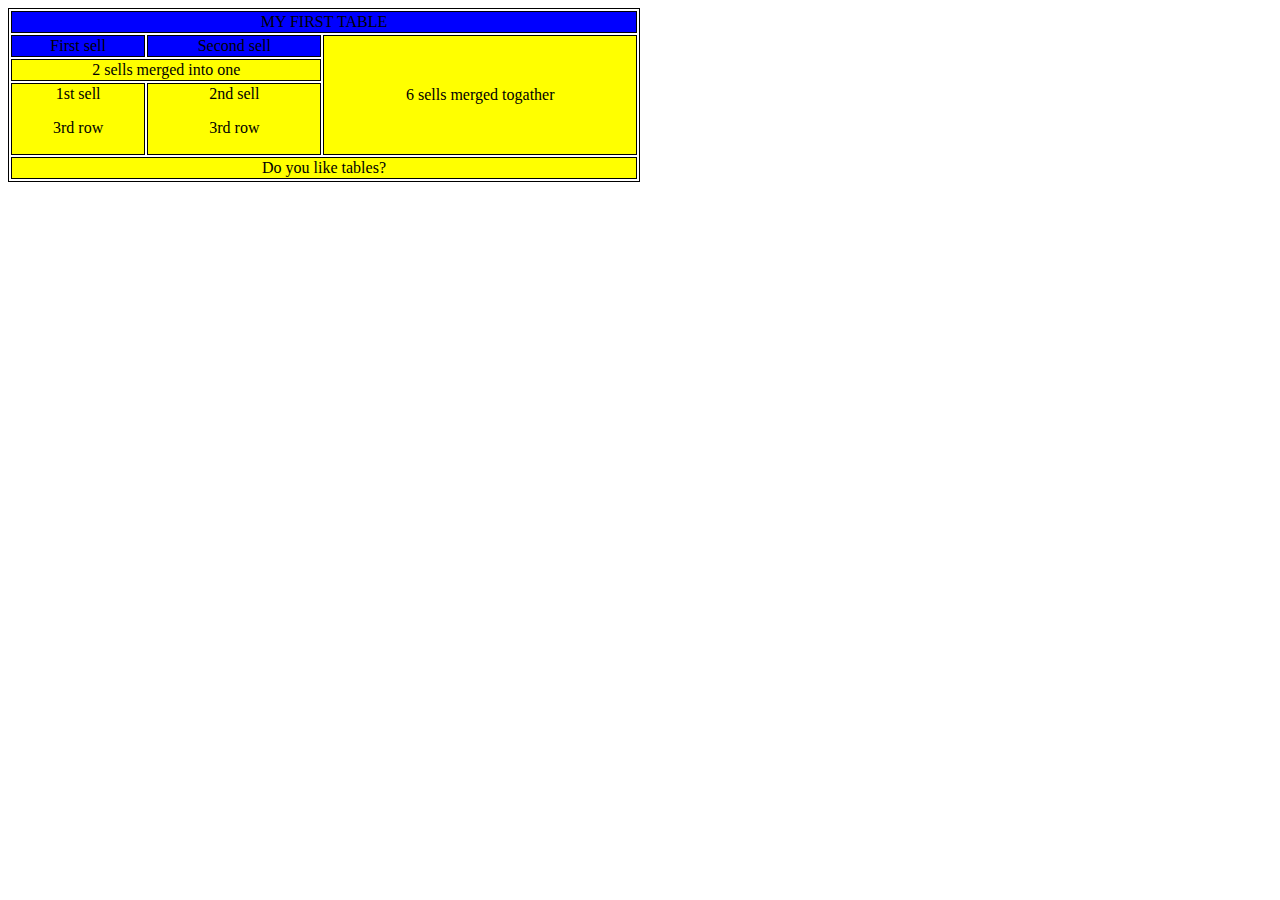
<file:  Project 2 - Table/index.html>
<!DOCTYPE html>
<html lang="en">
<head>
    <meta charset="UTF-8">
    <meta http-equiv="X-UA-Compatible" content="IE=edge">
    <meta name="viewport" content="width=, initial-scale=1.0">
    <style>
        table, th, td {
  border: 1px solid black;
}
td {
  text-align: center;
}
#td1, #td2, #td3 {
    background-color: blue;
}
#td4, #tr3, #tr4, #tr5 {
    background-color: yellow;
}
    </style>
    <title>Table</title>
</head>
<body>
    <table style="width: 50%;">
        <tbody>
        <tr >
            <td id="td1" colspan="4">MY FIRST TABLE</td>
        </tr>
        <tr>
            <td id="td2">First sell</td>
            <td id="td3">Second sell</td>
            <td colspan="2" rowspan="3" id="td4">6 sells merged togather</td>
        </tr>
        <tr id="tr3">
            <td colspan="2">2 sells merged into one</td>
        </tr>
        <tr id="tr4">
            <td>1st sell
                <p>3rd row</p>
            </td>
            <td>2nd sell
                <p>3rd row</p>
            </td>
        </tr>
        <tr id="tr5">
            <td colspan="4"> Do you like tables?</td>
        </tr>
    </tbody>
</table>
</body>
</html>
</file>
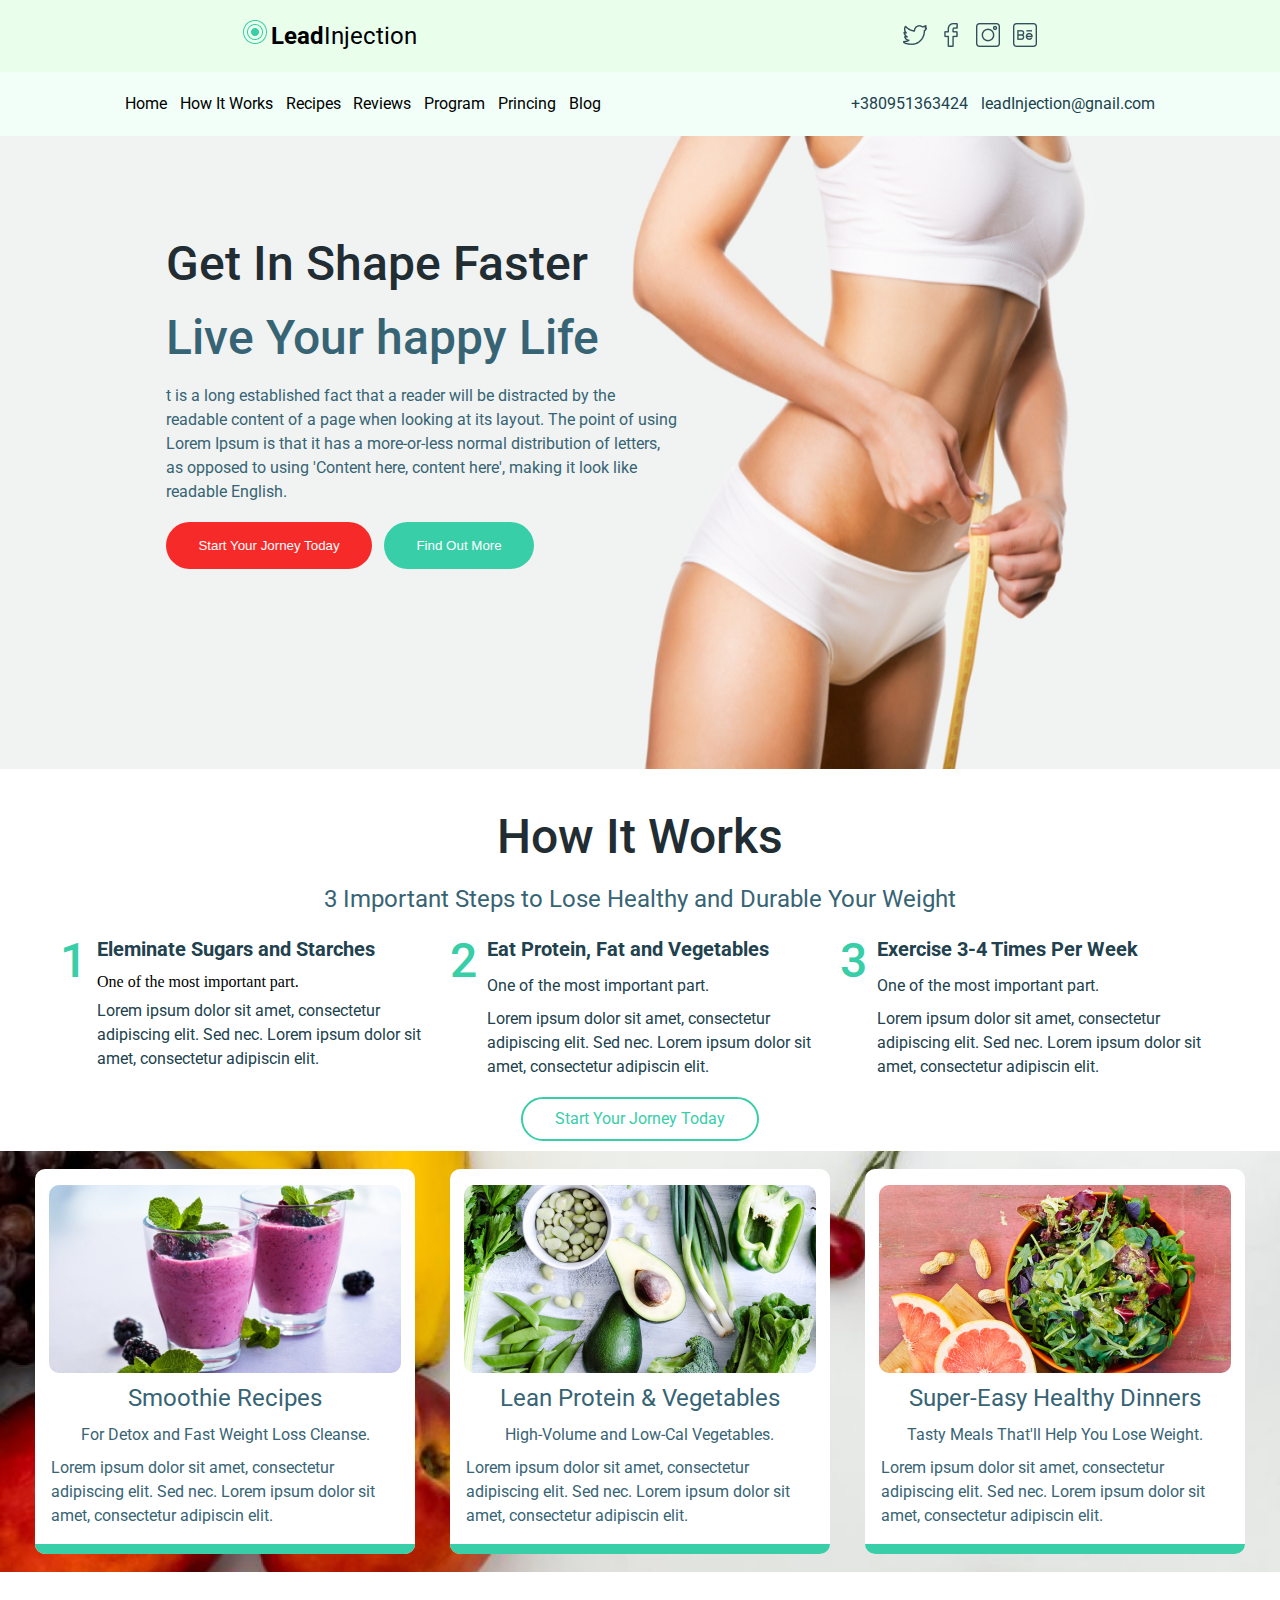
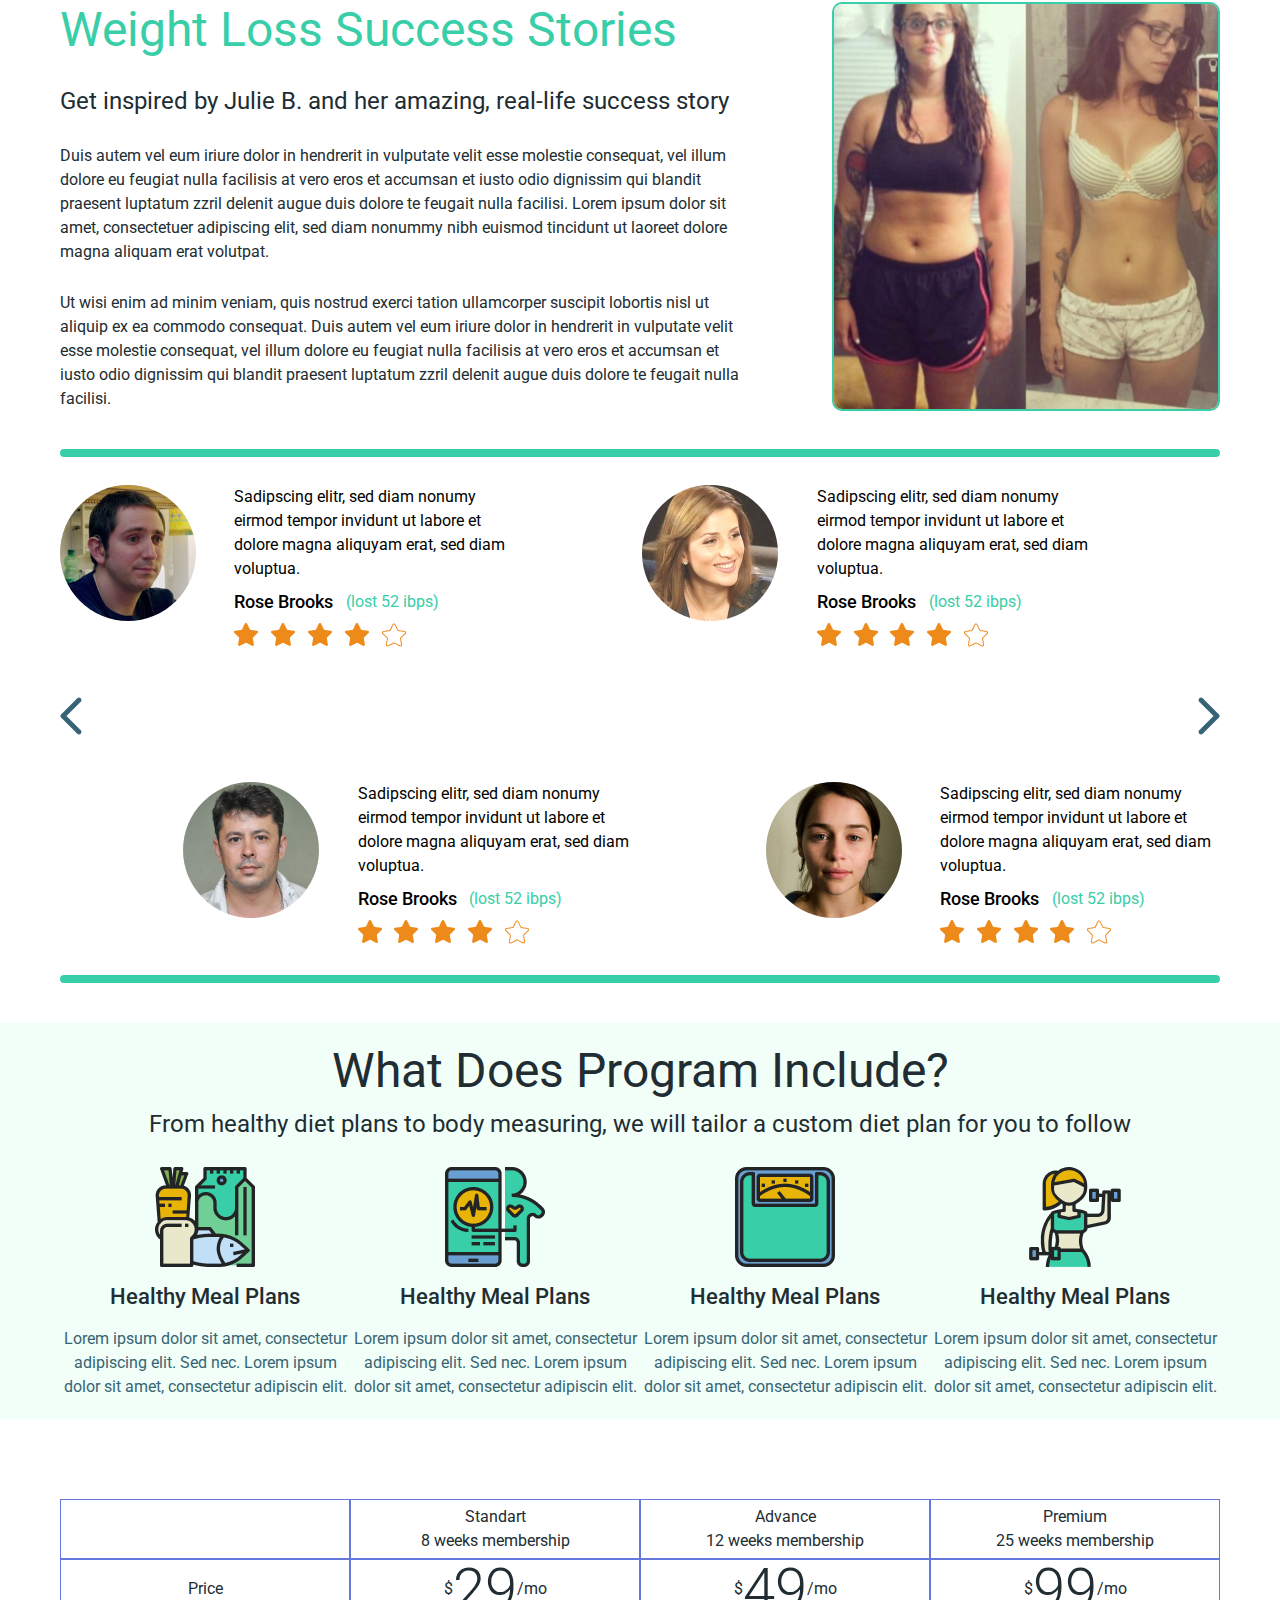
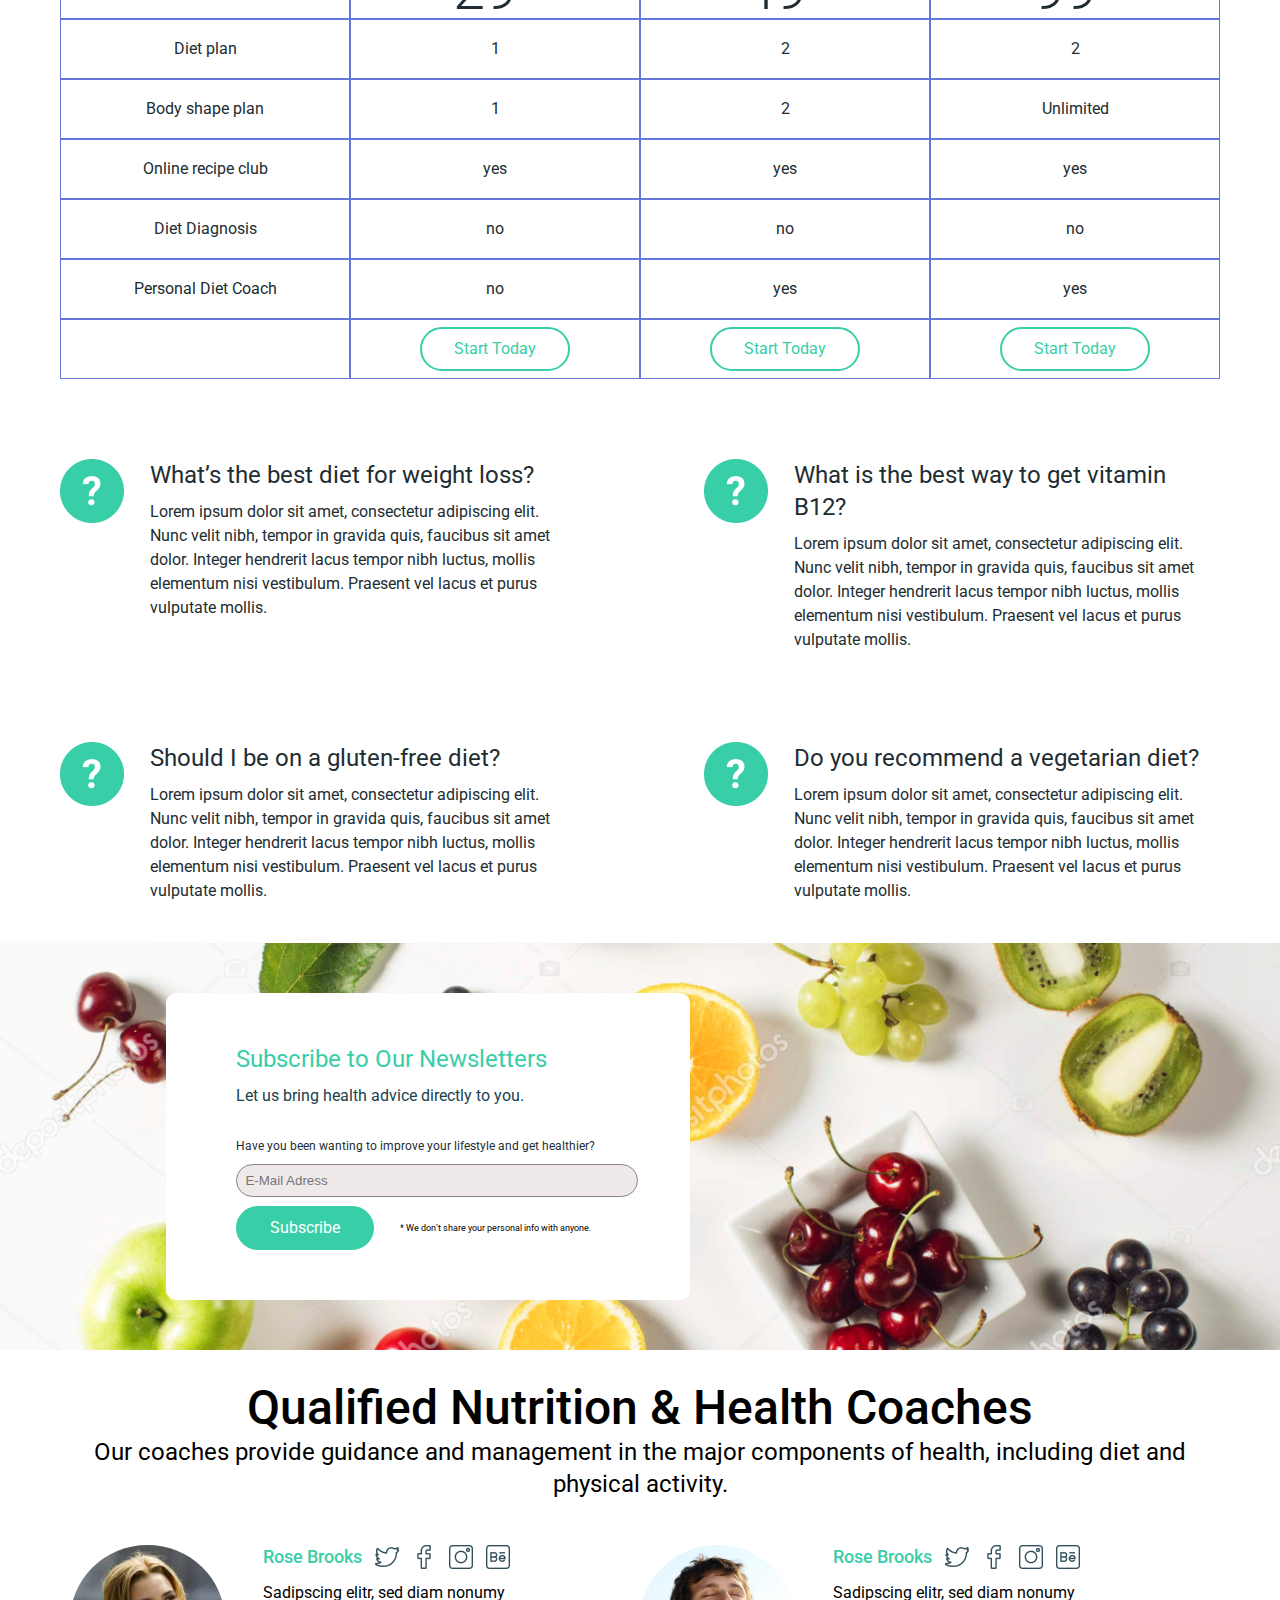
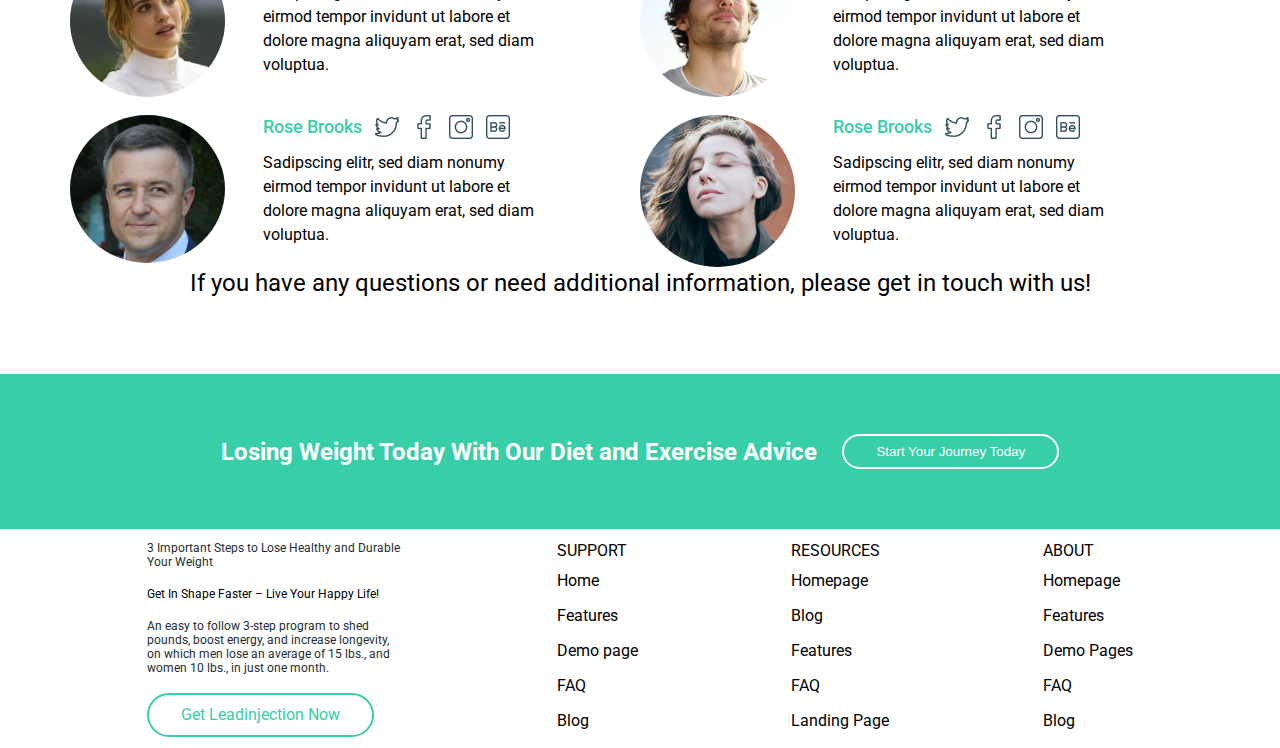
<file: Project 10 - leadInjection mobile responsive /index.html>
<!DOCTYPE html>
<html lang="en">
<head>
    <meta charset="UTF-8">
    <meta http-equiv="X-UA-Compatible" content="IE=edge">
    <meta name="viewport" content="width=device-width, initial-scale=1.0">
    <link rel="stylesheet" href="./Styles/reset.css">
    <link rel="stylesheet" href="./Styles/style.css">
    <link rel="preconnect" href="https://fonts.googleapis.com">
    <link rel="preconnect" href="https://fonts.gstatic.com" crossorigin>
    <link href="https://fonts.googleapis.com/css2?family=Roboto:wght@300;400;500;700&display=swap" rel="stylesheet">
    <title>LeadInjection</title>
</head>
<body>
    <header>
        <div class="head">
            <div class="head__logo logo">
                <img src="./Images/Group 3.png" alt="logo">
                <span><b>Lead</b>Injection</span>
            </div>  
            <nav>
                <ul class="head__social social">
                    <li class="social__item"><a href="#"><img src="./Images/twitter 1.png" alt="twitter"></a></li>
                    <li class="social__item"><a href="#"><img src="./Images/facebook 1.png" alt="facebook"></a></li>
                    <li class="social__item"><a href="#"><img src="./Images/instagram 1.png" alt="instagram"></a></li>
                    <li class="social__item"><a href="#"><img src="./Images/behance 1.png" alt="behance"></a></li>
                </ul>
            </nav>
        </div>
        <div class="navigation">
            <nav>
                <ul class="navigation__menu menu">
                    <li class="menu__item"><a href="#">Home</a></li>
                    <li class="menu__item"><a href="#">How It Works</a></li>
                    <li class="menu__item"><a href="#">Recipes</a></li>
                    <li class="menu__item"><a href="#">Reviews</a></li>
                    <li class="menu__item"><a href="#">Program</a></li>
                    <li class="menu__item"><a href="#">Princing</a></li>
                    <li class="menu__item"><a href="#">Blog</a></li>
                </ul>
                <button class="burger-menu">Menu</button>
            </nav>
            <div class="navigation__contacts contacts">
                <a href="tel:+380951363424">+380951363424</a>
                <a href="mailto:leadInjection@gnail.com ">leadInjection@gnail.com</a>
            </div>
        </div>
    </header>
    <main>
        <section class="promo">
            <div class="promo__callToAction callToAction">
                <h1 class="callToAction__title title">Get In Shape Faster</h1>
                <h1 class="callToAction__subtitle subtitle">Live Your happy Life</h1>
                <p class="callToAction__text text">t is a long established fact that a reader will be distracted by the readable content of a page when looking at its layout. The point of using Lorem Ipsum is that it has a more-or-less normal distribution of letters, as opposed to using 'Content here, content here', making it look like readable English.</p>
                <div class="callToAction__btnBox btnBox">
                    <button class="btnBox__btn btnBox__btn--red">Start Your Jorney Today</button>
                    <button class="btnBox__btn btnBox__btn--green">Find Out More</button>
                </div>
            </div>
        </section>
        <section>
            <div class="howItWorks">
                <h1 class="howItWorks__title title">How It Works</h1>
                <p class="howItWorks__text text">3 Important Steps to Lose Healthy and Durable Your Weight</p>
                <div class="howItWorks__cards">
                    <div class="howItWorks__conteiner">
                        <p class="howItWorks__conteiner number">1</p>
                        <div class="conteiner__card card">
                            <h1 class="card__title title">Eleminate Sugars and Starches</h1>
                            <span class="card_subtitle subtitle">One of the most important part.</span>
                            <p class="card__text text">Lorem ipsum dolor sit amet, consectetur adipiscing elit. Sed nec. Lorem ipsum dolor sit amet, consectetur adipiscin elit.</p>
                        </div>
                        <p class="howItWorks__conteiner number">2</p>
                        <div class="conteiner__card card">
                            <h1 class="card__title title">Eat Protein, Fat and Vegetables</h1>
                            <span class="card__subtitle subtitle">One of the most important part.</span>
                            <p class="card__text text">Lorem ipsum dolor sit amet, consectetur adipiscing elit. Sed nec. Lorem ipsum dolor sit amet, consectetur adipiscin elit.</p>
                        </div>
                        <p class="howItWorks__conteiner number">3</p>
                        <div class="conteiner__card card">
                            <h1 class="card__title title">Exercise 3-4 Times Per Week</h1>
                            <span class="card__subtitle subtitle">One of the most important part.</span>
                            <p class="card__text text">Lorem ipsum dolor sit amet, consectetur adipiscing elit. Sed nec. Lorem ipsum dolor sit amet, consectetur adipiscin elit.</p>
                        </div>
                    </div>
                </div>
                <button class="howItWorks__btn btn">Start Your Jorney Today</button>
            </div>
        </section>
        <section>
            <div class="offer">
                <ul>
                    <li class="list__cards cards">
                        <div class="cards__card">
                            <img class="card_img img"  src="./Images/cocteils.png" alt="cocteils">
                            <h1 class="card__title title">Smoothie Recipes</h1>
                            <span class="card__subtitle subtitle">For Detox and Fast Weight Loss Cleanse.</span>
                            <p class="card__text text">Lorem ipsum dolor sit amet, consectetur adipiscing elit. Sed nec. Lorem ipsum dolor sit amet, consectetur adipiscin elit.</p>
                        </div>
                    </li>
                    <li class="list__cards cards">
                        <div class="cards__card">
                            <img class="card_img img"  src="./Images/avocado.png" alt="avocado">
                            <h1 class="card__title title">Lean Protein & Vegetables</h1>
                            <span class="card__subtitle subtitle">High-Volume and Low-Cal Vegetables.</span>
                            <p class="card__text text">Lorem ipsum dolor sit amet, consectetur adipiscing elit. Sed nec. Lorem ipsum dolor sit amet, consectetur adipiscin elit.</p>
                        </div>
                    </li>
                    <li class="list__cards cards">
                        <div class="cards__card">
                            <img class="card_img img" src="./Images/salad.png" alt="salat">
                            <h1 class="card__title title">Super-Easy Healthy Dinners</h1>
                            <span class="card__subtitle subtitle">Tasty Meals That'll Help You Lose Weight.</span>
                            <p class="card__text text">Lorem ipsum dolor sit amet, consectetur adipiscing elit. Sed nec. Lorem ipsum dolor sit amet, consectetur adipiscin elit.</p>
                        </div>
                    </li>
                </ul>
            </div>
        </section>
        <section>
            <div class="success">
                <div class="success__story">
                    <h1 class="success__title title">Weight Loss Success Stories</h1>
                    <span class="success__subtitle subtitle">Get inspired by Julie B. and her amazing, real-life success story</span>
                    <p class="success__text text">Duis autem vel eum iriure dolor in hendrerit in vulputate velit esse molestie consequat, vel illum dolore eu feugiat nulla facilisis at vero eros et accumsan et iusto odio dignissim qui blandit praesent luptatum zzril delenit augue duis dolore te feugait nulla facilisi. Lorem ipsum dolor sit amet, consectetuer adipiscing elit, sed diam nonummy nibh euismod tincidunt ut laoreet dolore magna aliquam erat volutpat.</p>
                    <p class="success__text text">Ut wisi enim ad minim veniam, quis nostrud exerci tation ullamcorper suscipit lobortis nisl ut aliquip ex ea commodo consequat. Duis autem vel eum iriure dolor in hendrerit in vulputate velit esse molestie consequat, vel illum dolore eu feugiat nulla facilisis at vero eros et accumsan et iusto odio dignissim qui blandit praesent luptatum zzril delenit augue duis dolore te feugait nulla facilisi.</p>
                </div>
                <img src="./Images/fat lady.png" alt="fat lady" class="success__img">
            </div>
            <hr>
        </section>
        <section>
            <div>
                <div class="testimony">
                    <div class="face">
                        <img src="./Images/face 1.png" alt="face 1" class="photo">
                        <div class="case__info">
                            <p class="case__text text">Sadipscing elitr, sed diam nonumy eirmod tempor invidunt ut labore et dolore magna aliquyam erat, sed diam voluptua.</p>
                            <div class="infoConteiner">
                                <h1 class="infoConteiner__title title">Rose Brooks</h1>
                                <p class="infoConteiner__text text">(lost 52 ibps)</p>
                            </div>
                            <ul class="case__list list">
                                <li><img src="./Images/fill star.png" alt="filled star"></li>
                                <li><img src="./Images/fill star.png" alt="filled star"></li>
                                <li><img src="./Images/fill star.png" alt="filled star"></li>
                                <li><img src="./Images/fill star.png" alt="filled star"></li>
                                <li><img src="./Images/star.png" alt="star"></li>                        
                            </ul>
                        </div>
                    </div>
                    <div class="face">
                        <img src="./Images/face 2.png" alt="face 1" class="photo">
                        <div class="case__info">
                            <p class="case__text text">Sadipscing elitr, sed diam nonumy eirmod tempor invidunt ut labore et dolore magna aliquyam erat, sed diam voluptua.</p>
                            <div class="infoConteiner">
                                <h1 class="infoConteiner__title title">Rose Brooks</h1>
                                <p class="infoConteiner__text text">(lost 52 ibps)</p>
                            </div>
                            <ul class="case__list list">
                                <li><img src="./Images/fill star.png" alt="filled star"></li>
                                <li><img src="./Images/fill star.png" alt="filled star"></li>
                                <li><img src="./Images/fill star.png" alt="filled star"></li>
                                <li><img src="./Images/fill star.png" alt="filled star"></li>
                                <li><img src="./Images/star.png" alt="star"></li>                        
                            </ul>
                        </div>
                    </div>
                </div>
            </div>
            <div class="arrows">
                <img src="./Images/Arrow 2.png" alt="arrow">
                <img src="./Images/Arrow 1.png" alt="arrow">
            </div>
            <div class="testimony testimony--right">
                <div class="face">
                    <img src="./Images/face 3.png" alt="face 1" class="photo">
                    <div class="case__info">
                        <p class="case__text text">Sadipscing elitr, sed diam nonumy eirmod tempor invidunt ut labore et dolore magna aliquyam erat, sed diam voluptua.</p>
                        <div class="infoConteiner">
                            <h1 class="infoConteiner__title title">Rose Brooks</h1>
                            <p class="infoConteiner__text text">(lost 52 ibps)</p>
                        </div>
                        <ul class="case__list list">
                            <li><img src="./Images/fill star.png" alt="filled star"></li>
                            <li><img src="./Images/fill star.png" alt="filled star"></li>
                            <li><img src="./Images/fill star.png" alt="filled star"></li>
                            <li><img src="./Images/fill star.png" alt="filled star"></li>
                            <li><img src="./Images/star.png" alt="star"></li>                        
                        </ul>
                    </div>
                </div>
                <div class="face">
                    <img src="./Images/face 4.png" alt="face 1" class="photo">
                    <div class="case__info">
                        <p class="case__text text">Sadipscing elitr, sed diam nonumy eirmod tempor invidunt ut labore et dolore magna aliquyam erat, sed diam voluptua.</p>
                        <div class="infoConteiner">
                            <h1 class="infoConteiner__title title">Rose Brooks</h1>
                            <p class="infoConteiner__text text">(lost 52 ibps)</p>
                        </div>
                        <ul class="case__list list">
                            <li><img src="./Images/fill star.png" alt="filled star"></li>
                            <li><img src="./Images/fill star.png" alt="filled star"></li>
                            <li><img src="./Images/fill star.png" alt="filled star"></li>
                            <li><img src="./Images/fill star.png" alt="filled star"></li>
                            <li><img src="./Images/star.png" alt="star"></li>                        
                        </ul>
                    </div>
                </div>
            </div>
        </div>
        <hr>
        </section>
        <section>
            <div class="include">
                <h1 class="include__title title">What Does Program Include?</h1>
                <p class="include__subtitle subtitle">From healthy diet plans to body measuring, we will tailor a custom diet plan for you to follow</p>
                <div class="include__conteiner">
                    <div class="include__option">
                        <img src="./Images/healthy-food 1.png" alt="oops">
                        <h1 class="option__title title">Healthy Meal Plans</h1>
                        <p class="option__text text">Lorem ipsum dolor sit amet, consectetur adipiscing elit. Sed nec. Lorem ipsum dolor sit amet, consectetur adipiscin elit.</p>
                    </div>
                    <div class="include__option">
                        <img src="./Images/heart-rate 1.png" alt="oops">
                        <h1 class="option__title title">Healthy Meal Plans</h1>
                        <p class="option__text text">Lorem ipsum dolor sit amet, consectetur adipiscing elit. Sed nec. Lorem ipsum dolor sit amet, consectetur adipiscin elit.</p>
                    </div>
                    <div class="include__option">
                        <img src="./Images/weight 1.png" alt="oops">
                        <h1 class="option__title title">Healthy Meal Plans</h1>
                        <p class="option__text text">Lorem ipsum dolor sit amet, consectetur adipiscing elit. Sed nec. Lorem ipsum dolor sit amet, consectetur adipiscin elit.</p>
                    </div>
                    <div class="include__option">
                        <img src="./Images/woman 1.png" alt="oops">
                        <h1 class="option__title title">Healthy Meal Plans</h1>
                        <p class="option__text text">Lorem ipsum dolor sit amet, consectetur adipiscing elit. Sed nec. Lorem ipsum dolor sit amet, consectetur adipiscin elit.</p>
                    </div>
                </div>
            </div>
        </section>
        <section>
            <div class="table">
                <div class="cell"></div>
                <div class="cell">Standart<br>8 weeks membership</div>
                <div class="cell">Advance<br>12 weeks membership</div>
                <div class="cell">Premium<br>25 weeks membership</div>
                <div class="cell">Price</div>
                <div class="cell">$<p>29</p>/mo</div>
                <div class="cell">$<p>49</p>/mo</div>
                <div class="cell">$<p>99</p>/mo</div>
                <div class="cell">Diet plan</div>
                <div class="cell">1</div>
                <div class="cell">2</div>
                <div class="cell">2</div>
                <div class="cell">Body shape plan</div>
                <div class="cell">1</div>
                <div class="cell">2</div>
                <div class="cell">Unlimited</div>
                <div class="cell">Online recipe club</div>
                <div class="cell">yes</div>
                <div class="cell">yes</div>
                <div class="cell">yes</div>
                <div class="cell">Diet Diagnosis</div>
                <div class="cell">no</div>
                <div class="cell">no</div>
                <div class="cell">no</div>
                <div class="cell">Personal Diet Coach</div>
                <div class="cell">no</div>
                <div class="cell">yes</div>
                <div class="cell">yes</div>
                <div class="cell"></div>
                <div class="cell"><button class="btn">Start Today</button></div>
                <div class="cell"><button class="btn">Start Today</button></div>
                <div class="cell"><button class="btn">Start Today</button></div>
              </div>
              <div class="priceCard">
                <h1 class="priceCard__title">Standart</h1>
                <p class="priceCard__text text">$29/mo</p>
                <button class="priceCard__btn btn">Start Today</button>
              </div>
        </section>
        <section>
            <div class="questions">
                <div class="question">
                    <img src="./Images/Group 48.png" alt="question mark">
                        <div class="question__discription">
                            <h1 class="question__title title">What’s the best diet for weight loss? </h1>
                            <p class="question__text text">Lorem ipsum dolor sit amet, consectetur adipiscing elit. Nunc velit nibh, tempor in gravida quis, faucibus sit amet dolor. Integer hendrerit lacus tempor nibh luctus, mollis elementum nisi vestibulum. Praesent vel lacus et purus vulputate mollis. </p>
                        </div>
                </div>
                <div class="question">
                    <img src="./Images/Group 48.png" alt="question mark">
                        <div class="question__discription">
                            <h1 class="question__title title">What is the best way to get vitamin B12?</h1>
                            <p class="question__text text">Lorem ipsum dolor sit amet, consectetur adipiscing elit. Nunc velit nibh, tempor in gravida quis, faucibus sit amet dolor. Integer hendrerit lacus tempor nibh luctus, mollis elementum nisi vestibulum. Praesent vel lacus et purus vulputate mollis. </p>
                        </div>
                </div>
                <div class="question">
                    <img src="./Images/Group 48.png" alt="question mark">
                        <div class="question__discription">
                            <h1 class="question__title title">Should I be on a gluten-free diet?</h1>
                            <p class="question__text text">Lorem ipsum dolor sit amet, consectetur adipiscing elit. Nunc velit nibh, tempor in gravida quis, faucibus sit amet dolor. Integer hendrerit lacus tempor nibh luctus, mollis elementum nisi vestibulum. Praesent vel lacus et purus vulputate mollis. </p>
                        </div>
                </div>
                <div class="question">
                    <img src="./Images/Group 48.png" alt="question mark">
                        <div class="question__discription">
                            <h1 class="question__title title">Do you recommend a vegetarian diet?</h1>
                            <p class="question__text text">Lorem ipsum dolor sit amet, consectetur adipiscing elit. Nunc velit nibh, tempor in gravida quis, faucibus sit amet dolor. Integer hendrerit lacus tempor nibh luctus, mollis elementum nisi vestibulum. Praesent vel lacus et purus vulputate mollis. </p>
                        </div>
                </div>
            </div>
        </section>
        <section>
            <div class="subscribe">
                <div class="form">
                    <h1 class="form__title title">Subscribe to Our Newsletters</h1>
                    <h2 class="form__subtitle subtitle">Let us bring health advice directly to you.</h2>
                    <span class="form__text text">Have you been wanting to improve your lifestyle and get healthier?</span>
                    <input type="email" placeholder="E-Mail Adress" class="form__input input">
                    <div class="form__btn">
                        <button class="form__btn btn">Subscribe</button>
                        <p class="form__btn text">* We don’t share your personal info with anyone.</p>
                    </div>
                </div>
            </div>
        </section>
        <section class="coach">
            <h1 class="coach__title title">Qualified Nutrition & Health Coaches</h1>
            <p class="coach__subtitle subtitle">Our coaches provide guidance and management in the major components of health, including diet and physical activity.</p>
            <div class="coaches">
                <div class="face">
                    <img src="./Images/face 5.png" alt="face 1" class="photo">
                    <div class="case__info">
                        <div class="infoConteiner">
                            <h1 class="infoConteiner__title infoConteiner__title--green">Rose Brooks</h1>
                            <ul class="head__social social">
                                <li class="social__item"><a href="#"><img src="./Images/twitter 1.png" alt="twitter"></a></li>
                                <li class="social__item"><a href="#"><img src="./Images/facebook 1.png" alt="facebook"></a></li>
                                <li class="social__item"><a href="#"><img src="./Images/instagram 1.png" alt="instagram"></a></li>
                                <li class="social__item"><a href="#"><img src="./Images/behance 1.png" alt="behance"></a></li>
                            </ul>
                        </div>
                        <p class="case__text text">Sadipscing elitr, sed diam nonumy eirmod tempor invidunt ut labore et dolore magna aliquyam erat, sed diam voluptua.</p>
                    </div>
                </div>
                <div class="face">
                    <img src="./Images/face 6.png" alt="face 1" class="photo">
                    <div class="case__info">
                        <div class="infoConteiner">
                            <h1 class="infoConteiner__title infoConteiner__title--green">Rose Brooks</h1>
                            <ul class="head__social social">
                                <li class="social__item"><a href="#"><img src="./Images/twitter 1.png" alt="twitter"></a></li>
                                <li class="social__item"><a href="#"><img src="./Images/facebook 1.png" alt="facebook"></a></li>
                                <li class="social__item"><a href="#"><img src="./Images/instagram 1.png" alt="instagram"></a></li>
                                <li class="social__item"><a href="#"><img src="./Images/behance 1.png" alt="behance"></a></li>
                            </ul>
                        </div>
                        <p class="case__text text">Sadipscing elitr, sed diam nonumy eirmod tempor invidunt ut labore et dolore magna aliquyam erat, sed diam voluptua.</p>
                    </div>
                </div>
                <div class="face">
                    <img src="./Images/face 7.png" alt="face 1" class="photo">
                    <div class="case__info">
                        <div class="infoConteiner">
                            <h1 class="infoConteiner__title infoConteiner__title--green">Rose Brooks</h1>
                            <ul class="head__social social">
                                <li class="social__item"><a href="#"><img src="./Images/twitter 1.png" alt="twitter"></a></li>
                                <li class="social__item"><a href="#"><img src="./Images/facebook 1.png" alt="facebook"></a></li>
                                <li class="social__item"><a href="#"><img src="./Images/instagram 1.png" alt="instagram"></a></li>
                                <li class="social__item"><a href="#"><img src="./Images/behance 1.png" alt="behance"></a></li>
                            </ul>
                        </div>
                        <p class="case__text text">Sadipscing elitr, sed diam nonumy eirmod tempor invidunt ut labore et dolore magna aliquyam erat, sed diam voluptua.</p>
                    </div>
                </div>
                <div class="face">
                    <img src="./Images/face 8.png" alt="face 1" class="photo">
                    <div class="case__info">
                        <div class="infoConteiner">
                            <h1 class="infoConteiner__title infoConteiner__title--green">Rose Brooks</h1>
                            <ul class="head__social social">
                                <li class="social__item"><a href="#"><img src="./Images/twitter 1.png" alt="twitter"></a></li>
                                <li class="social__item"><a href="#"><img src="./Images/facebook 1.png" alt="facebook"></a></li>
                                <li class="social__item"><a href="#"><img src="./Images/instagram 1.png" alt="instagram"></a></li>
                                <li class="social__item"><a href="#"><img src="./Images/behance 1.png" alt="behance"></a></li>
                            </ul>
                        </div>
                        <p class="case__text text">Sadipscing elitr, sed diam nonumy eirmod tempor invidunt ut labore et dolore magna aliquyam erat, sed diam voluptua.</p>
                    </div>
                </div>
            </div>
            <p class="coach__subtitle subtitle">If you have any questions or need additional information, please get in touch with us!</p>
        </section>
        <section class="start">
            <div class="start__conteiner">
                <p class="start__text text">Losing Weight Today With Our Diet and Exercise Advice</p>
                <button class="start__btn btn--white">Start Your Journey Today</button>
            </div>
        </section>
    </main>
    <footer class="footer">
        <div class="footer1">
            <p class="footer1__text text">3 Important Steps to Lose Healthy and Durable Your Weight</p>
            <p class="footer1__text footer1__text--black">Get In Shape Faster – Live Your Happy Life!</p>
            <p class="footer1__text text">An easy to follow 3-step program to shed pounds, boost energy, and increase longevity, on which men lose an average of 15 lbs., and women 10 lbs., in just one month.</p>
            <button class="footer1__btn btn">Get Leadinjection Now</button>
        </div>
        <nav class="menu">
            <h1 class="menu__title title">SUPPORT</h1>
            <ul>
                <li><a href="#">Home</a></li>
                <li><a href="#">Features</a></li>
                <li><a href="#">Demo page</a></li>
                <li><a href="#">FAQ</a></li>
                <li><a href="#">Blog</a></li>
            </ul>
        </nav>
        <nav class="menu">
            <h1 class="menu__title title">RESOURCES</h1>
            <ul>
                <li><a href="#">Homepage</a></li>
                <li><a href="#">Blog</a></li>
                <li><a href="#">Features</a></li>
                <li><a href="#">FAQ</a></li>
                <li><a href="#">Landing Page</a></li>
            </ul>
        </nav>
        <nav class="menu">
            <h1 class="menu__title title">ABOUT</h1>
            <ul>
                <li><a href="#">Homepage</a></li>
                <li><a href="#">Features</a></li>
                <li><a href="#">Demo Pages</a></li>
                <li><a href="#">FAQ</a></li>
                <li><a href="#">Blog</a></li>
            </ul>
        </nav>
    </footer>
</body>
</html>
</file>
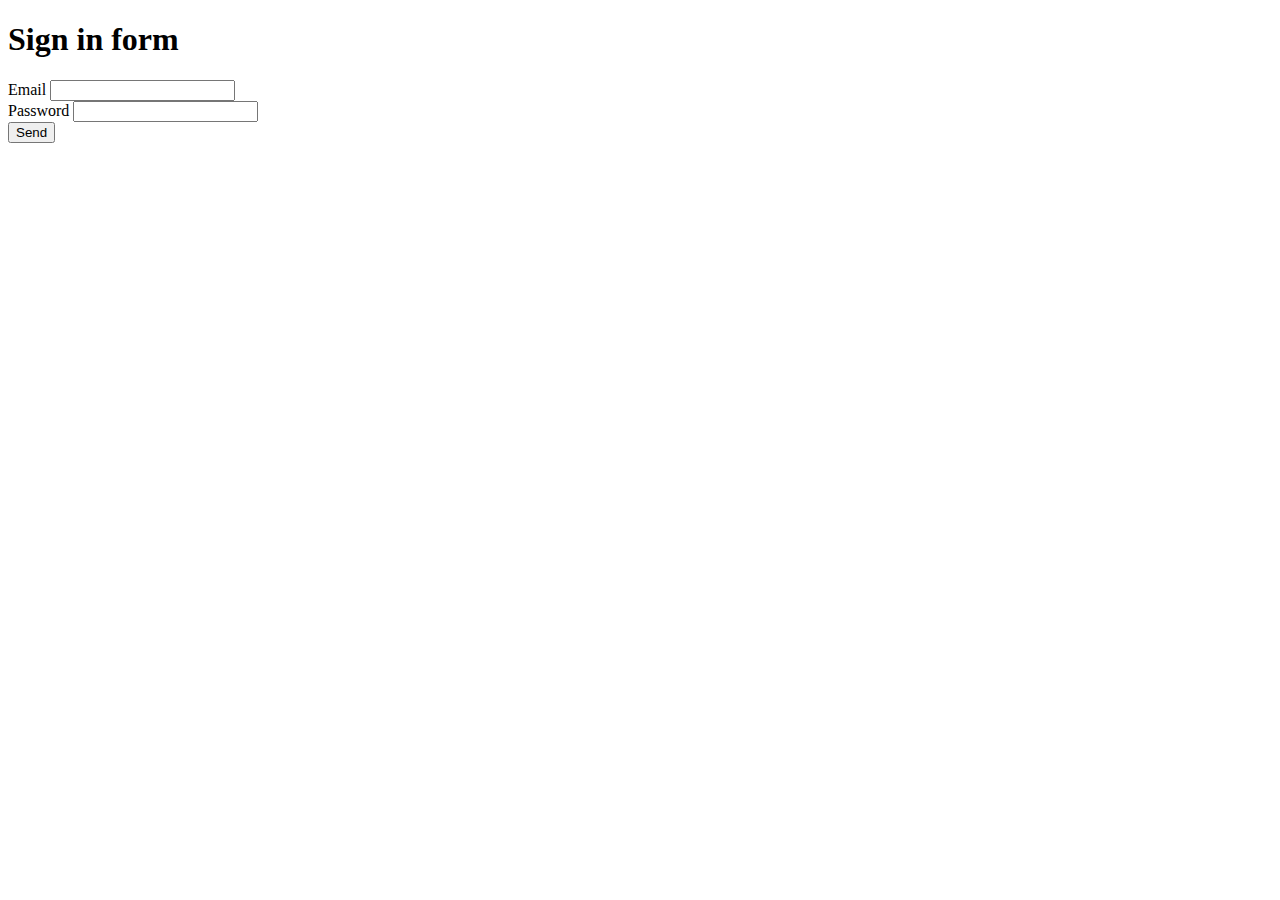
<file: Project 3 - Forms/index.html>
<!DOCTYPE html>
<html lang="en">
<head>
    <meta charset="UTF-8">
    <meta http-equiv="X-UA-Compatible" content="IE=edge">
    <meta name="viewport" content="width=device-width, initial-scale=1.0">
    <title>Sign in</title>
</head>
<body>
    <h1>Sign in form</h1>
    <form>
        <label>Email</label>
        <input type="Email">
        <br>
        <label>Password</label>
        <input type="password">
        <br>
        <button type="submit">Send</button>
    </form>
</body>
</html>
</file>
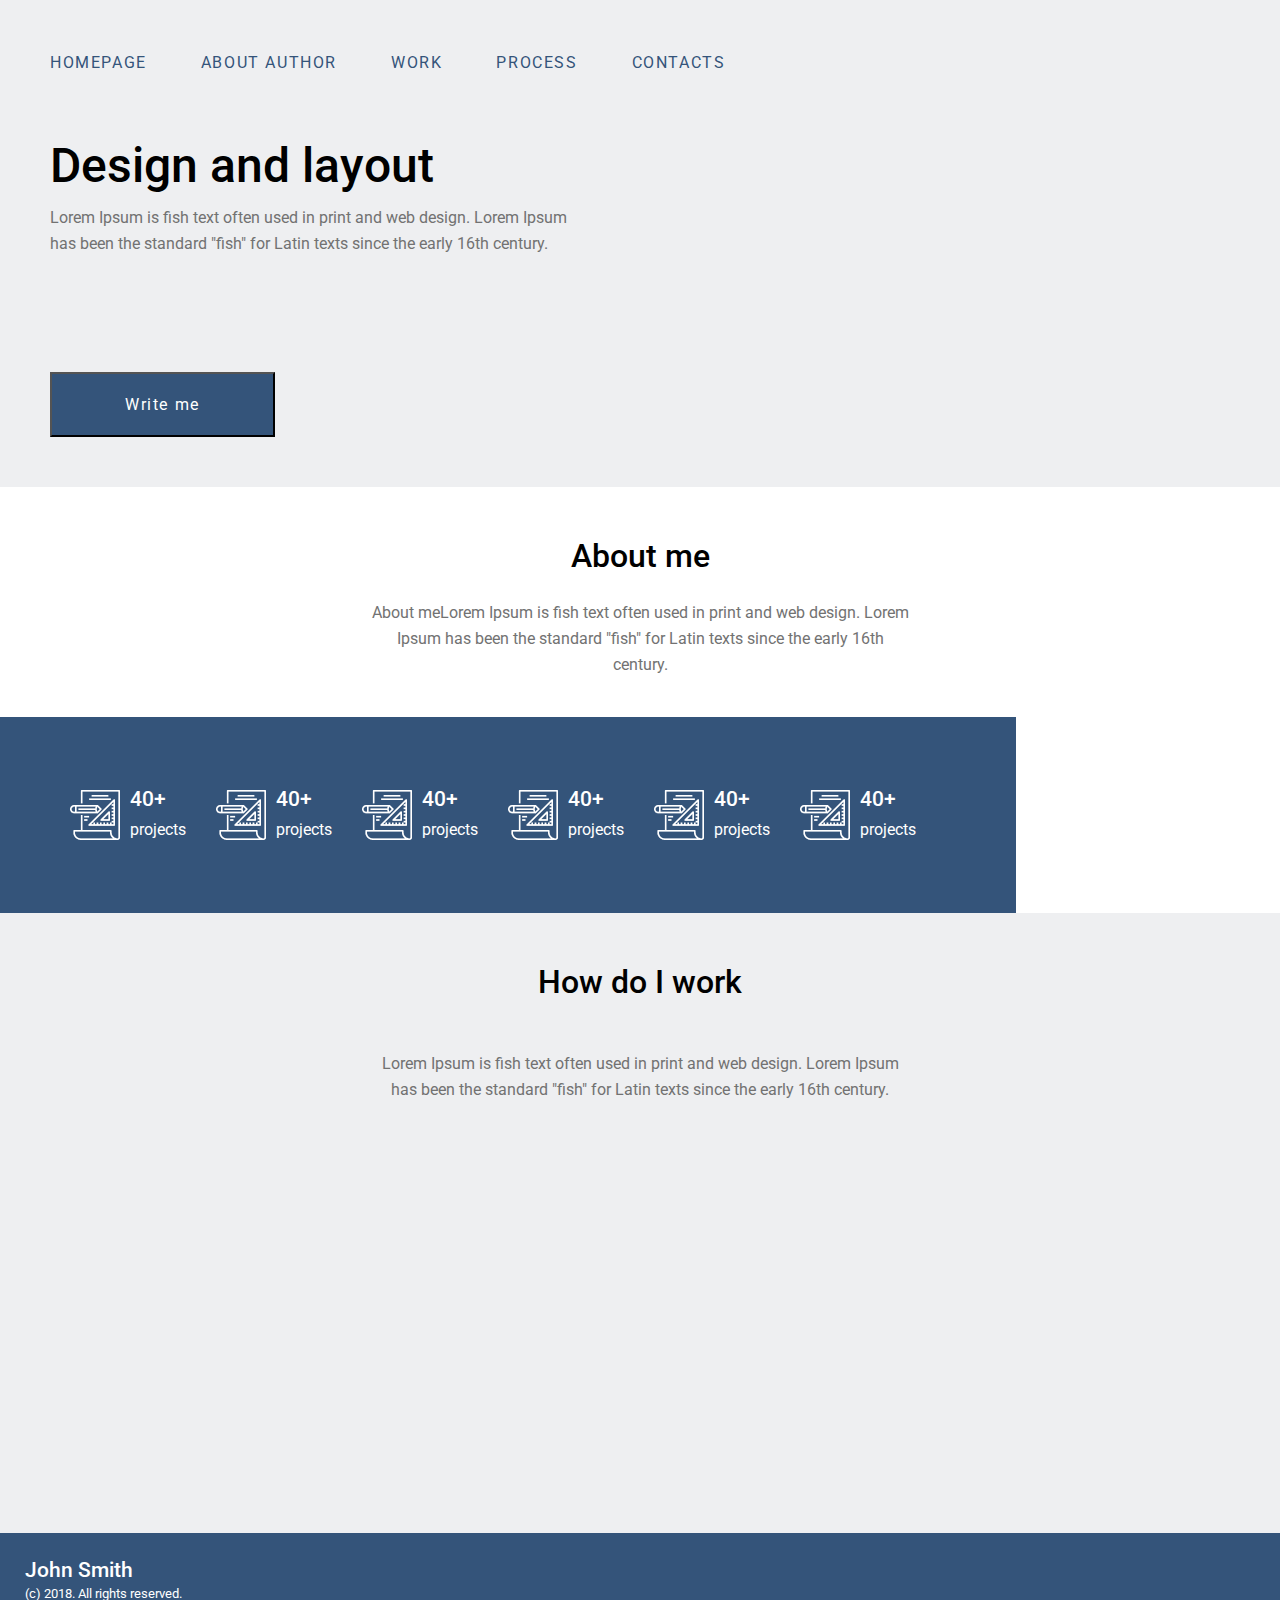
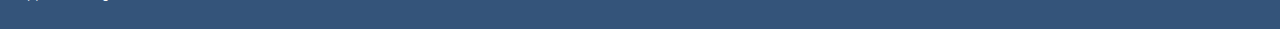
<file: Project 4 - Landing page (CSS first steps)/index.html>
<!DOCTYPE html>
<html lang="en">
<head>
    <meta charset="UTF-8">
    <meta http-equiv="X-UA-Compatible" content="IE=edge">
    <meta name="viewport" content="width=device-width, initial-scale=1.0">
    <link rel="stylesheet" href="./Style/reset.css">
    <link rel="stylesheet" href="./Style/style.css">
    <link rel="preconnect" href="https://fonts.googleapis.com">
    <link rel="preconnect" href="https://fonts.googleapis.com">
    <link rel="preconnect" href="https://fonts.gstatic.com" crossorigin>
    <link href="https://fonts.googleapis.com/css2?family=Roboto:wght@400;500&display=swap" rel="stylesheet">
    <title>Landing page</title>
</head>
<body>
    <div class="menu">
        <nav>
            <ul class="menu">
                <li>Homepage</li>
                <li>About author</li>
                <li>Work</li>
                <li>Process</li>
                <li>Contacts</li>
            </ul>
        </nav>
    </div>
    <div class="mainInfo">
        <section>
            <h1>Design and layout</h1>
            <p>Lorem Ipsum is fish text often used in print and web design. Lorem Ipsum has been the standard "fish" for Latin texts since the early 16th century.</p>
            <form target="_blank">
                <button type="submit" formaction="https://ithillel.ua/courses/web-design-basics">Write me</button>
            </form>
        </section>
    </div>
    <div class="aboutMe">
        <section>
            <h2>About me</h2>
            <p>About meLorem Ipsum is fish text often used in print and web design. Lorem Ipsum has been the standard "fish" for Latin texts since the early 16th century.</p>
        </section>
    </div>
    <div class="pictures">
        <section>
            <img src="./Images/project.png" alt="Oops">
            <div><h3>40+</h3>
            <p>projects</p></div>
            <img src="./Images/project.png" alt="Oops">
            <div><h3>40+</h3>
            <p>projects</p></div>
            <img src="./Images/project.png" alt="Oops">
            <div><h3>40+</h3>
            <p>projects</p></div>
            <img src="./Images/project.png" alt="Oops">
            <div><h3>40+</h3>
            <p>projects</p></div>
            <img src="./Images/project.png" alt="Oops">
            <div><h3>40+</h3>
            <p>projects</p></div>
            <img src="./Images/project.png" alt="Oops">
            <div><h3>40+</h3>
            <p>projects</p></div>
        </section>
    </div>
    <div class="video">
        <section>
            <h2>How do I work</h2>
            <p>Lorem Ipsum is fish text often used in print and web design. Lorem Ipsum has been the standard "fish" for Latin texts since the early 16th century.</p>
            <iframe width="560" height="315" src="https://www.youtube.com/embed/qz0aGYrrlhU" title="YouTube video player" frameborder="0" allow="accelerometer; autoplay; clipboard-write; encrypted-media; gyroscope; picture-in-picture; web-share" allowfullscreen></iframe>
        </section>
    </div>
    <div class="footer">
        <footer>
            <h2>John Smith</h2>
            <p>(c) 2018. All rights reserved.</p>
        </footer>
    </div>
</body>
</html>
</file>
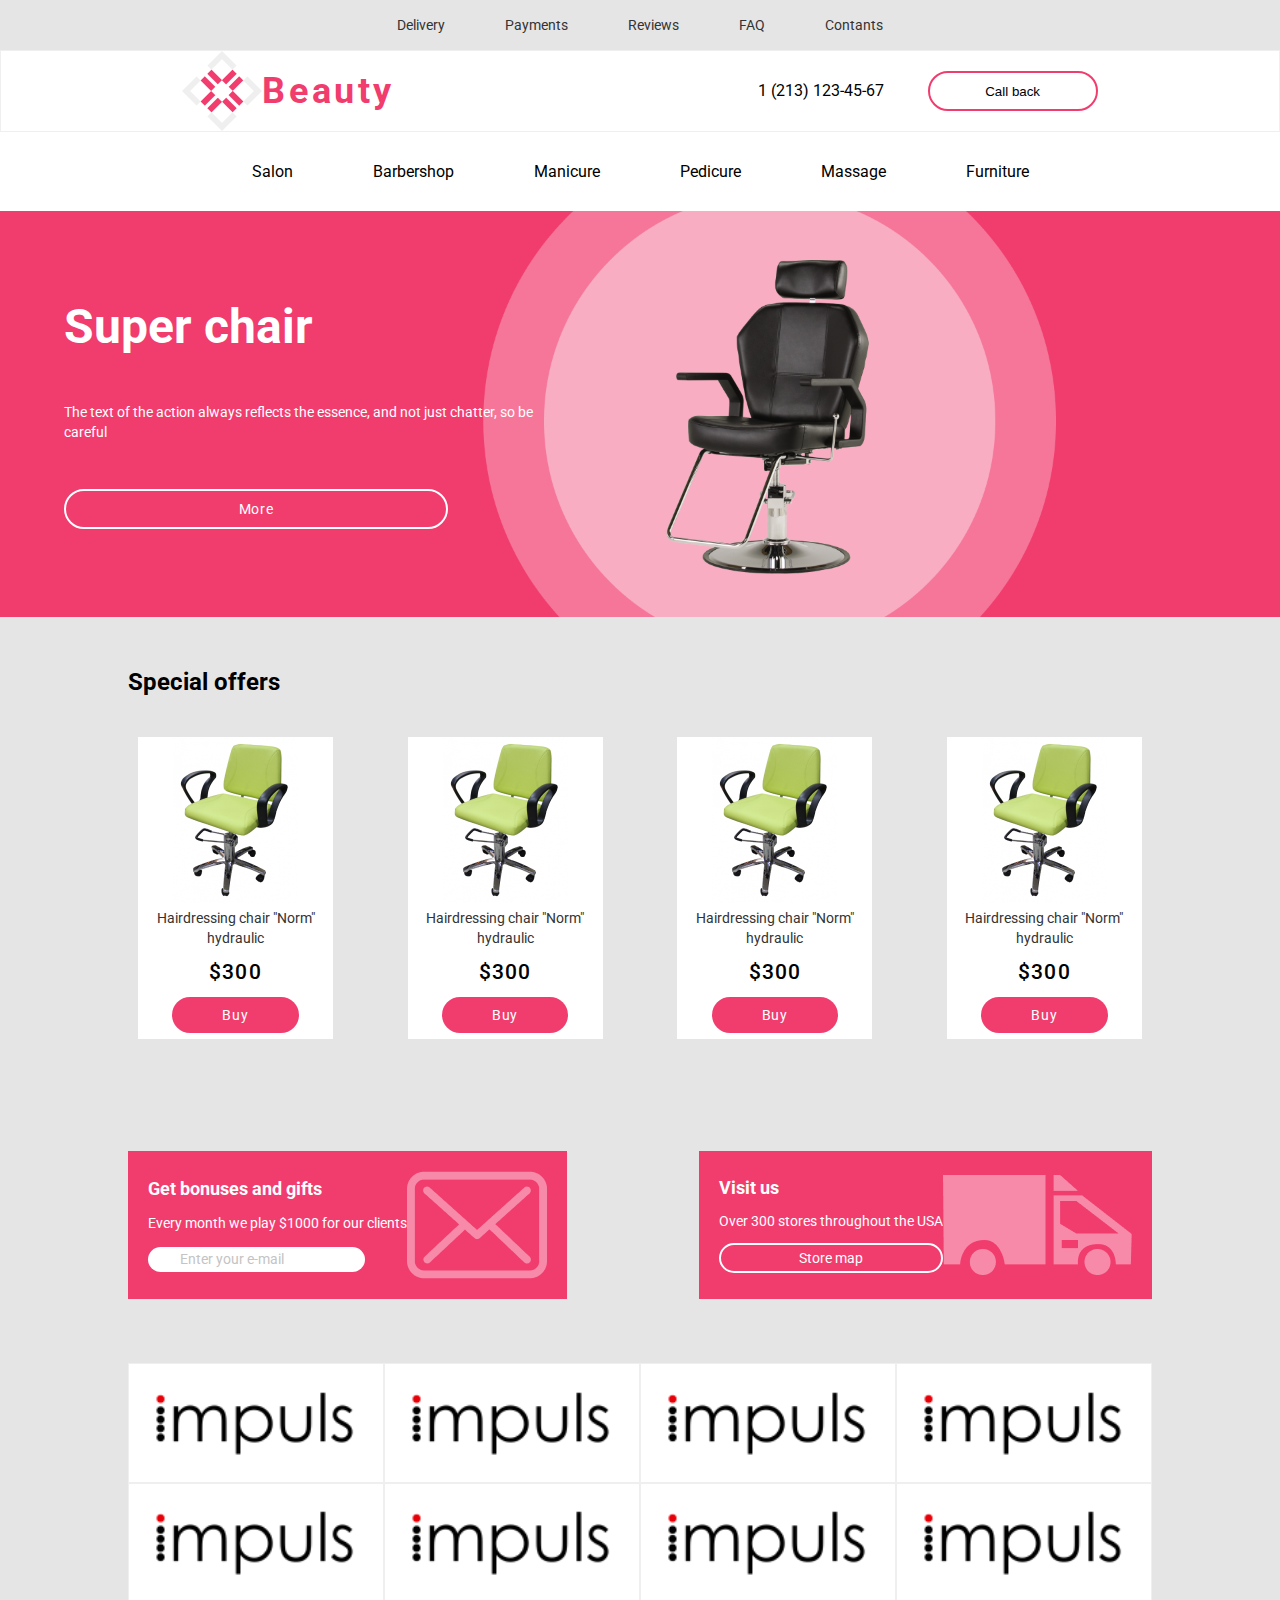
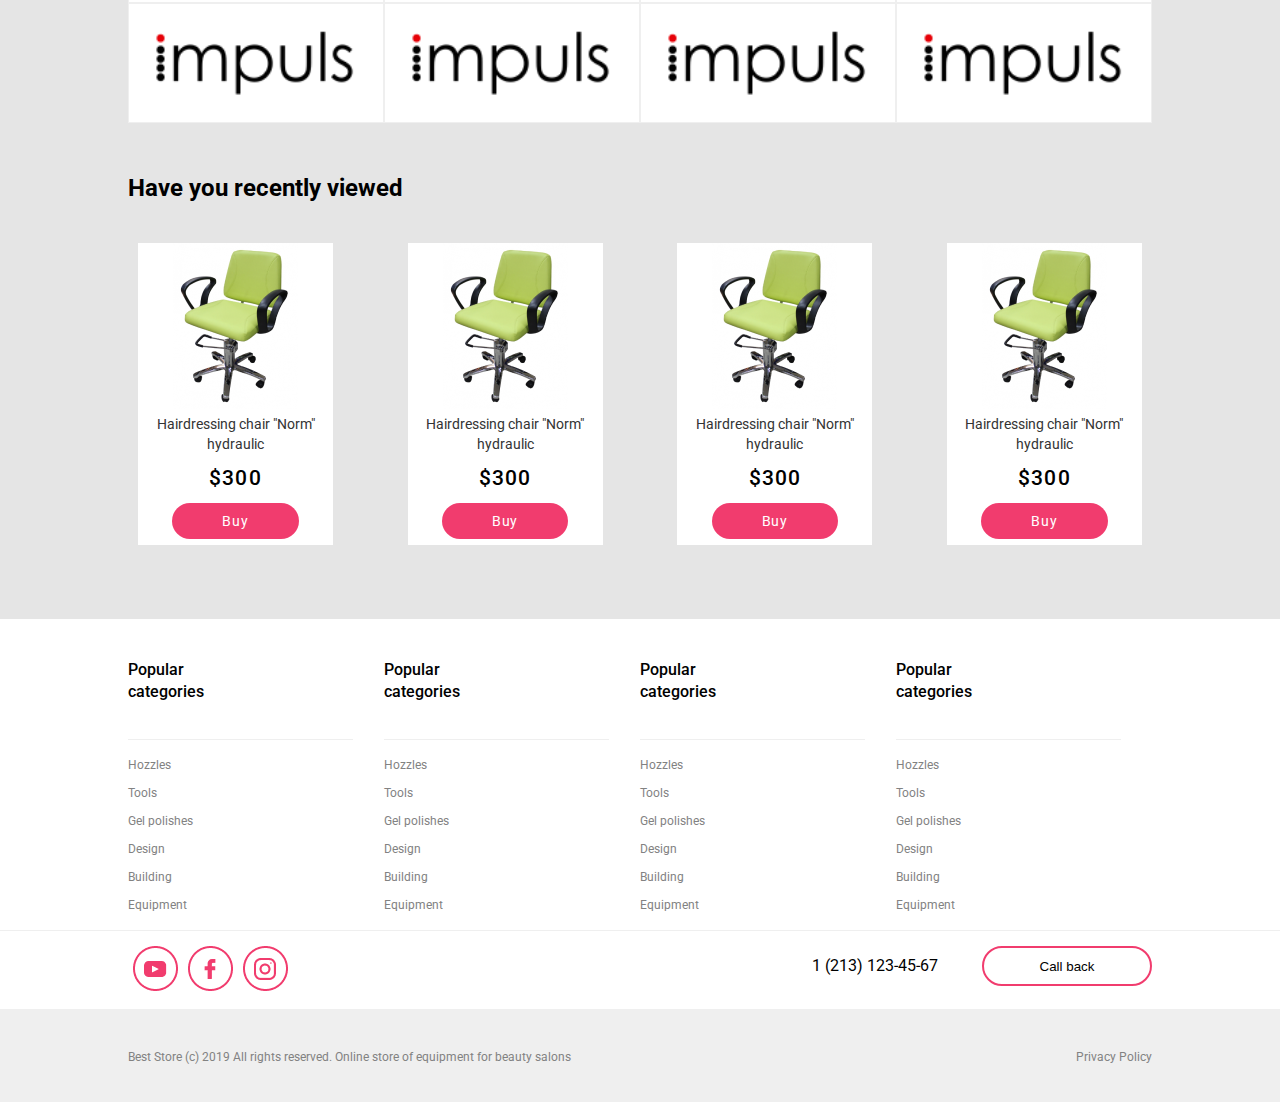
<file: Project 6 - Beauty /index.html>
<!DOCTYPE html>
<html lang="en">
<head>
    <meta charset="UTF-8">
    <meta http-equiv="X-UA-Compatible" content="IE=edge">
    <meta name="viewport" content="width=device-width, initial-scale=1.0">
    <link rel="stylesheet" href="./Styles/reset.css">
    <link rel="stylesheet" href="./Styles/styles.css">
    <link rel="preconnect" href="https://fonts.googleapis.com">
    <link rel="preconnect" href="https://fonts.gstatic.com" crossorigin>
    <link href="https://fonts.googleapis.com/css2?family=Roboto:wght@400;500;700&display=swap" rel="stylesheet">
    <title>Beauty</title>
</head>
<body>
    <div class="navigation">
        <nav>
            <ul class="list">
                <li><a href="#">Delivery</a></li>
                <li><a href="#">Payments</a></li>
                <li><a href="#">Reviews</a></li>
                <li><a href="#">FAQ</a></li>
                <li><a href="#">Contants</a></li>
            </ul>
        </nav>
    </div>
    <div class="logo">
        <section>
            <div class="logo2">
                <img src="./Images/logo.png" alt="oops">
                <p>Beauty</p>
            </div> 
            <div class="callback">
                <span>1 (213) 123-45-67</span>
                <button>Call back</button>
            </div> 
        </section>
    </div>
    <div class="furnitureType">
        <nav>
            <ul>
                <li><a href="#">Salon</a></li>
                <li><a href="#">Barbershop</a></li>
                <li><a href="#">Manicure</a></li>
                <li><a href="#">Pedicure</a></li>
                <li><a href="#">Massage</a></li>
                <li><a href="#">Furniture</a></li>
            </ul>
        </nav>
    </div>
    <div class="picture">
        <section>
            <div class="mainPicture">
                <div class="mainPictureInfo">
                    <h2>Super chair</h2>
                    <p>The text of the action always reflects the essence, and not just chatter, so be careful</p>
                    <button>More</button>
                </div>
                <div class="img">
                    <img src="./Images/Rectangle 2.png" alt="oops" width="100%" height="100%">
                </div>
            </div>
        </section>
    </div>
    <div class="specialOffers">
        <h2>Special offers</h2>
        <section class="offers">
            <div class="offer">
                <img src="./Images/Rectangle 4.png" alt="oops" style="max-width: 150px;">
                <span>Hairdressing chair "Norm" hydraulic</span>
                <h3>$300 </h3>
                <button>Buy</button>
            </div>
            <div class="offer">
                <img src="./Images/Rectangle 4.png" alt="oops" style="max-width: 150px;">
                <span>Hairdressing chair "Norm" hydraulic</span>
                <h3>$300 </h3>
                <button>Buy</button>
            </div>
            <div class="offer">
                <img src="./Images/Rectangle 4.png" alt="oops" style="max-width: 150px;">
                <span>Hairdressing chair "Norm" hydraulic</span>
                <h3>$300 </h3>
                <button>Buy</button>
            </div>
            <div class="offer">
                <img src="./Images/Rectangle 4.png" alt="oops" style="max-width: 150px;">
                <span>Hairdressing chair "Norm" hydraulic</span>
                <h3>$300 </h3>
                <button>Buy</button>
            </div>
            </section>
            <div class="additionalInfo">
                <section>
                    <div class="bonuses">
                        <div class="info">
                            <h3>Get bonuses and gifts</h3>
                            <span>Every month we play $1000 for our clients</span>
                            <form>
                                <input type="email" name="email" placeholder="Enter your e-mail">
                            </form>
                        </div>
                        <div class="picture">
                            <img src="./Images/Group.png" alt="oops">
                        </div>
                    </div>
                    <div class="location">
                        <div class="visit">
                            <h3>Visit us</h3>
                            <span>Over 300 stores throughout the USA</span>
                            <button>Store map</button>
                        </div>
                        <div class="picture">
                            <img src="./Images/Group (1).png" alt="oops">
                        </div>
                    </div>
                </div>
                </section>
            </div>
        </section>
    </div>
    <div class="impulsPictures">
        <div class="rowPictures">
            <img src="./Images/image.png" alt="oops">
            <img src="./Images/image.png" alt="oops">
            <img src="./Images/image.png" alt="oops">
        </div>
        <div class="rowPictures">
            <img src="./Images/image.png" alt="oops">
            <img src="./Images/image.png" alt="oops">
            <img src="./Images/image.png" alt="oops">
        </div>
        <div class="rowPictures">
            <img src="./Images/image.png" alt="oops">
            <img src="./Images/image.png" alt="oops">
            <img src="./Images/image.png" alt="oops">
        </div>
        <div class="rowPictures">
            <img src="./Images/image.png" alt="oops">
            <img src="./Images/image.png" alt="oops">
            <img src="./Images/image.png" alt="oops">
        </div>
    </div>
    <div class="specialOffers">
        <h2 class="header">Have you recently viewed</h2>
        <section class="offers">
            <div class="offer">
                <img src="./Images/Rectangle 4.png" alt="oops" style="max-width: 150px;">
                <span>Hairdressing chair "Norm" hydraulic</span>
                <h3>$300 </h3>
                <button>Buy</button>
            </div>
            <div class="offer">
                <img src="./Images/Rectangle 4.png" alt="oops" style="max-width: 150px;">
                <span>Hairdressing chair "Norm" hydraulic</span>
                <h3>$300 </h3>
                <button>Buy</button>
            </div>
            <div class="offer">
                <img src="./Images/Rectangle 4.png" alt="oops" style="max-width: 150px;">
                <span>Hairdressing chair "Norm" hydraulic</span>
                <h3>$300 </h3>
                <button>Buy</button>
            </div>
            <div class="offer">
                <img src="./Images/Rectangle 4.png" alt="oops" style="max-width: 150px;">
                <span>Hairdressing chair "Norm" hydraulic</span>
                <h3>$300 </h3>
                <button>Buy</button>
            </div>
    </div>
    <div class="categoreis">
        <section>
            <div class="list2">
                <div class="catHeader">
                     <h4>Popular categories</h4>
                </div>
                <div class="categoreisList">
                   <ul>
                       <li><a href="#">Нozzles</a></li>
                       <li><a href="#">Tools</a></li>
                       <li><a href="#">Gel polishes</a></li>
                       <li><a href="#">Design</a></li>
                        <li><a href="#">Building</a></li>
                        <li><a href="#">Equipment</a></li>
                    </ul>
                </div>
            </div>
            <div class="list2">
                <div class="catHeader">
                     <h4>Popular categories</h4>
                </div>
                <div class="categoreisList">
                   <ul>
                       <li><a href="#">Нozzles</a></li>
                       <li><a href="#">Tools</a></li>
                       <li><a href="#">Gel polishes</a></li>
                       <li><a href="#">Design</a></li>
                        <li><a href="#">Building</a></li>
                        <li><a href="#">Equipment</a></li>
                    </ul>
                </div>
            </div>
            <div class="list2">
                <div class="catHeader">
                     <h4>Popular categories</h4>
                </div>
                <div class="categoreisList">
                   <ul>
                       <li><a href="#">Нozzles</a></li>
                       <li><a href="#">Tools</a></li>
                       <li><a href="#">Gel polishes</a></li>
                       <li><a href="#">Design</a></li>
                        <li><a href="#">Building</a></li>
                        <li><a href="#">Equipment</a></li>
                    </ul>
                </div>
            </div>
            <div class="list2">
                <div class="catHeader">
                     <h4>Popular categories</h4>
                </div>
                <div class="categoreisList">
                   <ul>
                       <li><a href="#">Нozzles</a></li>
                       <li><a href="#">Tools</a></li>
                       <li><a href="#">Gel polishes</a></li>
                       <li><a href="#">Design</a></li>
                        <li><a href="#">Building</a></li>
                        <li><a href="#">Equipment</a></li>
                    </ul>
                </div>
            </div>
            
        </section>
    </div>
    <div class="footer1">
        
            <div class="socialNet">
                <ul>
                <li><img src="./Images/youtube.png" alt="oops"></li>
                <li><img src="./Images/facebook.png" alt="oops"></li>
                <li><img src="./Images/insta2.png" alt="oops"></li>
            </ul>
            </div>
            <div class="callback">
                <span>1 (213) 123-45-67</span>
                <button>Call back</button>
            </div> 
    
    </div>
    <div class="footer2">
        <div class="best">
            <span>Best Store (c) 2019 All rights reserved. Online store of equipment for beauty salons</span>
        </div>
        <div class="policy">
            <span>Privacy Policy</span>
        </div>
    </div>
</body>
</html>
</file>
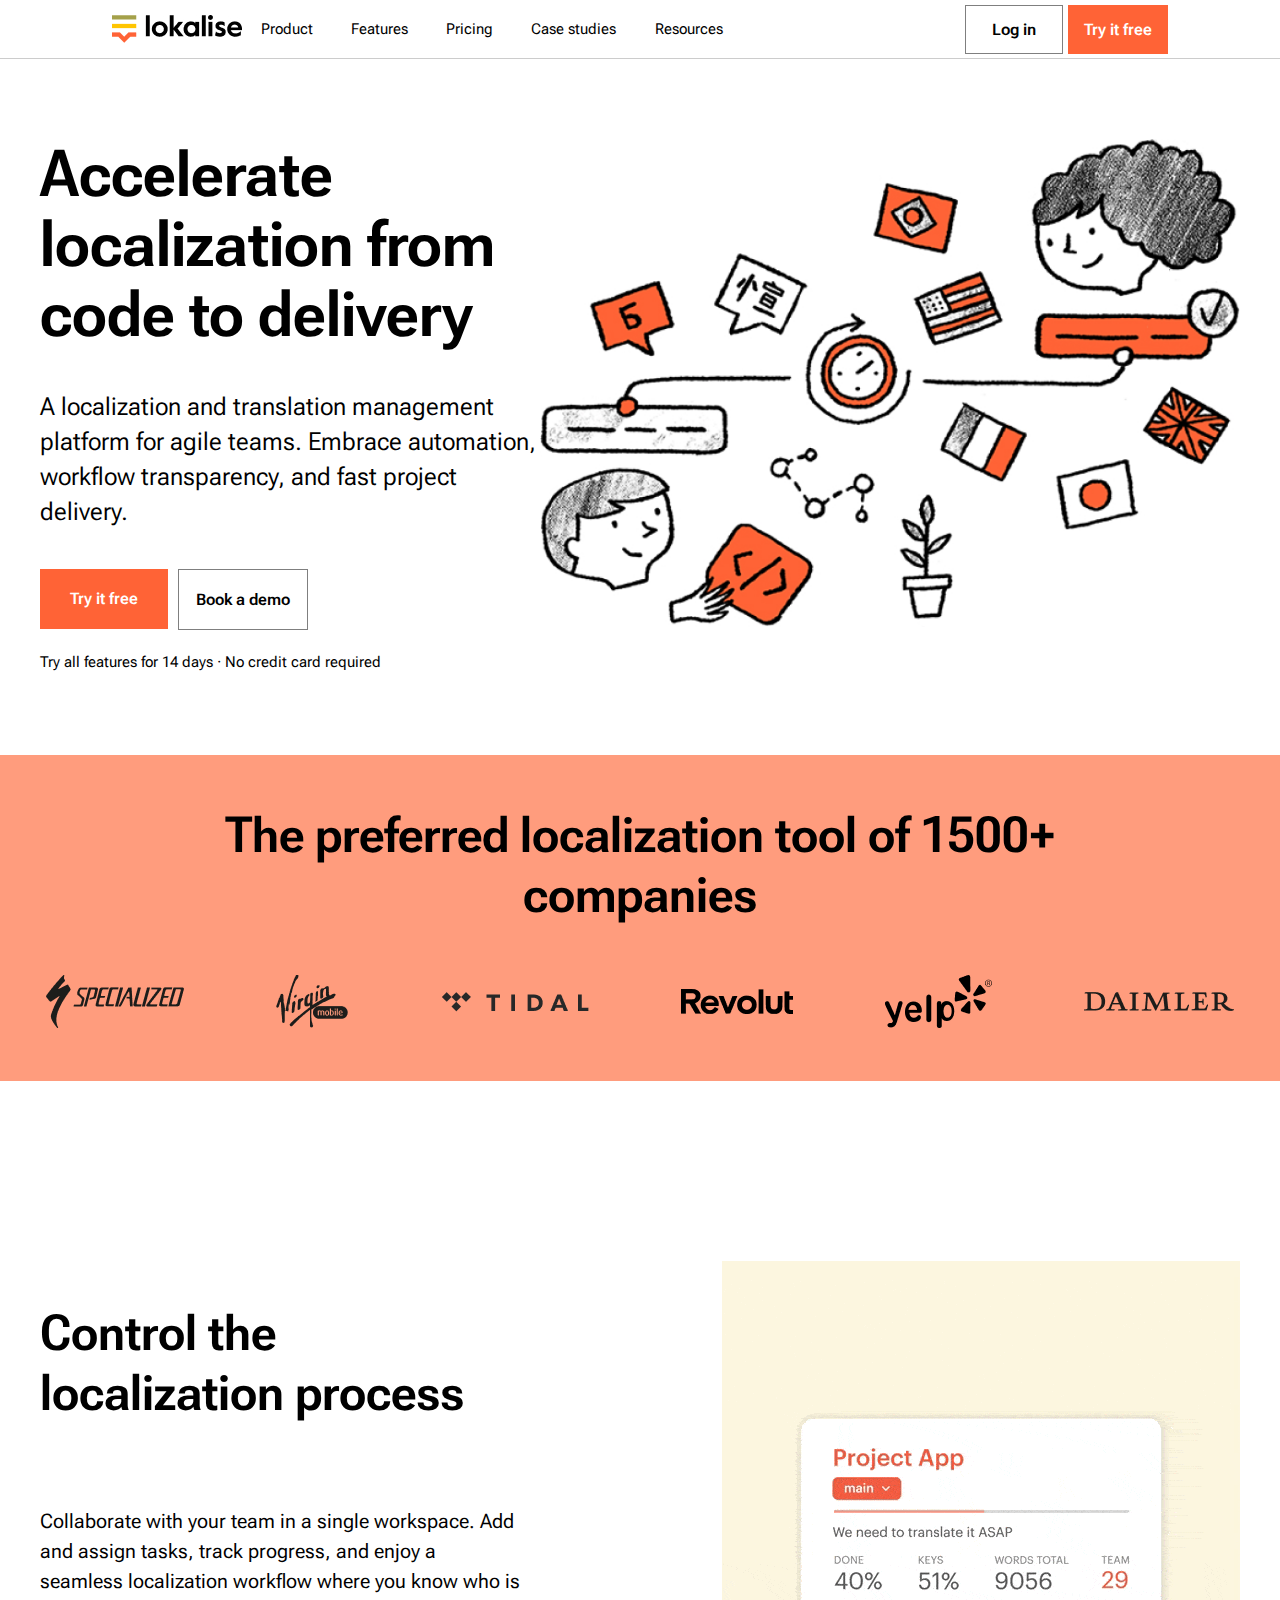
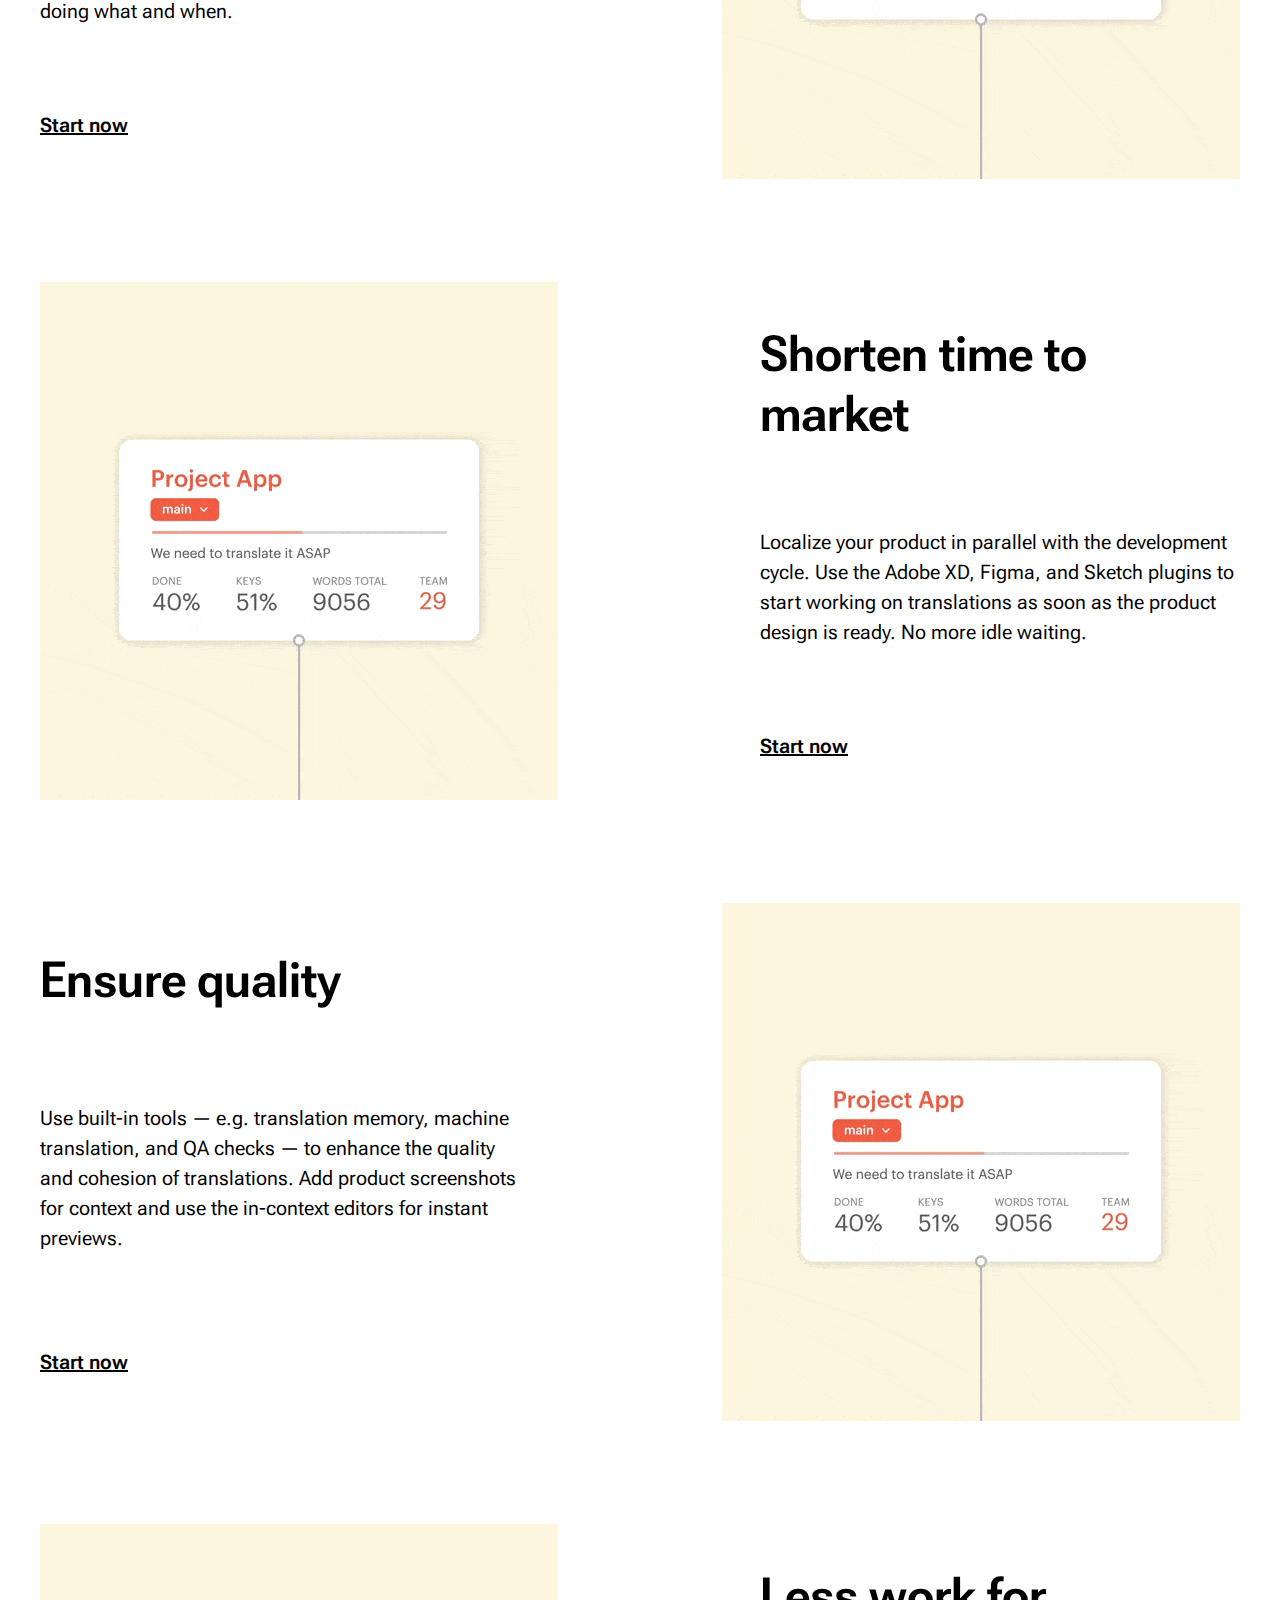
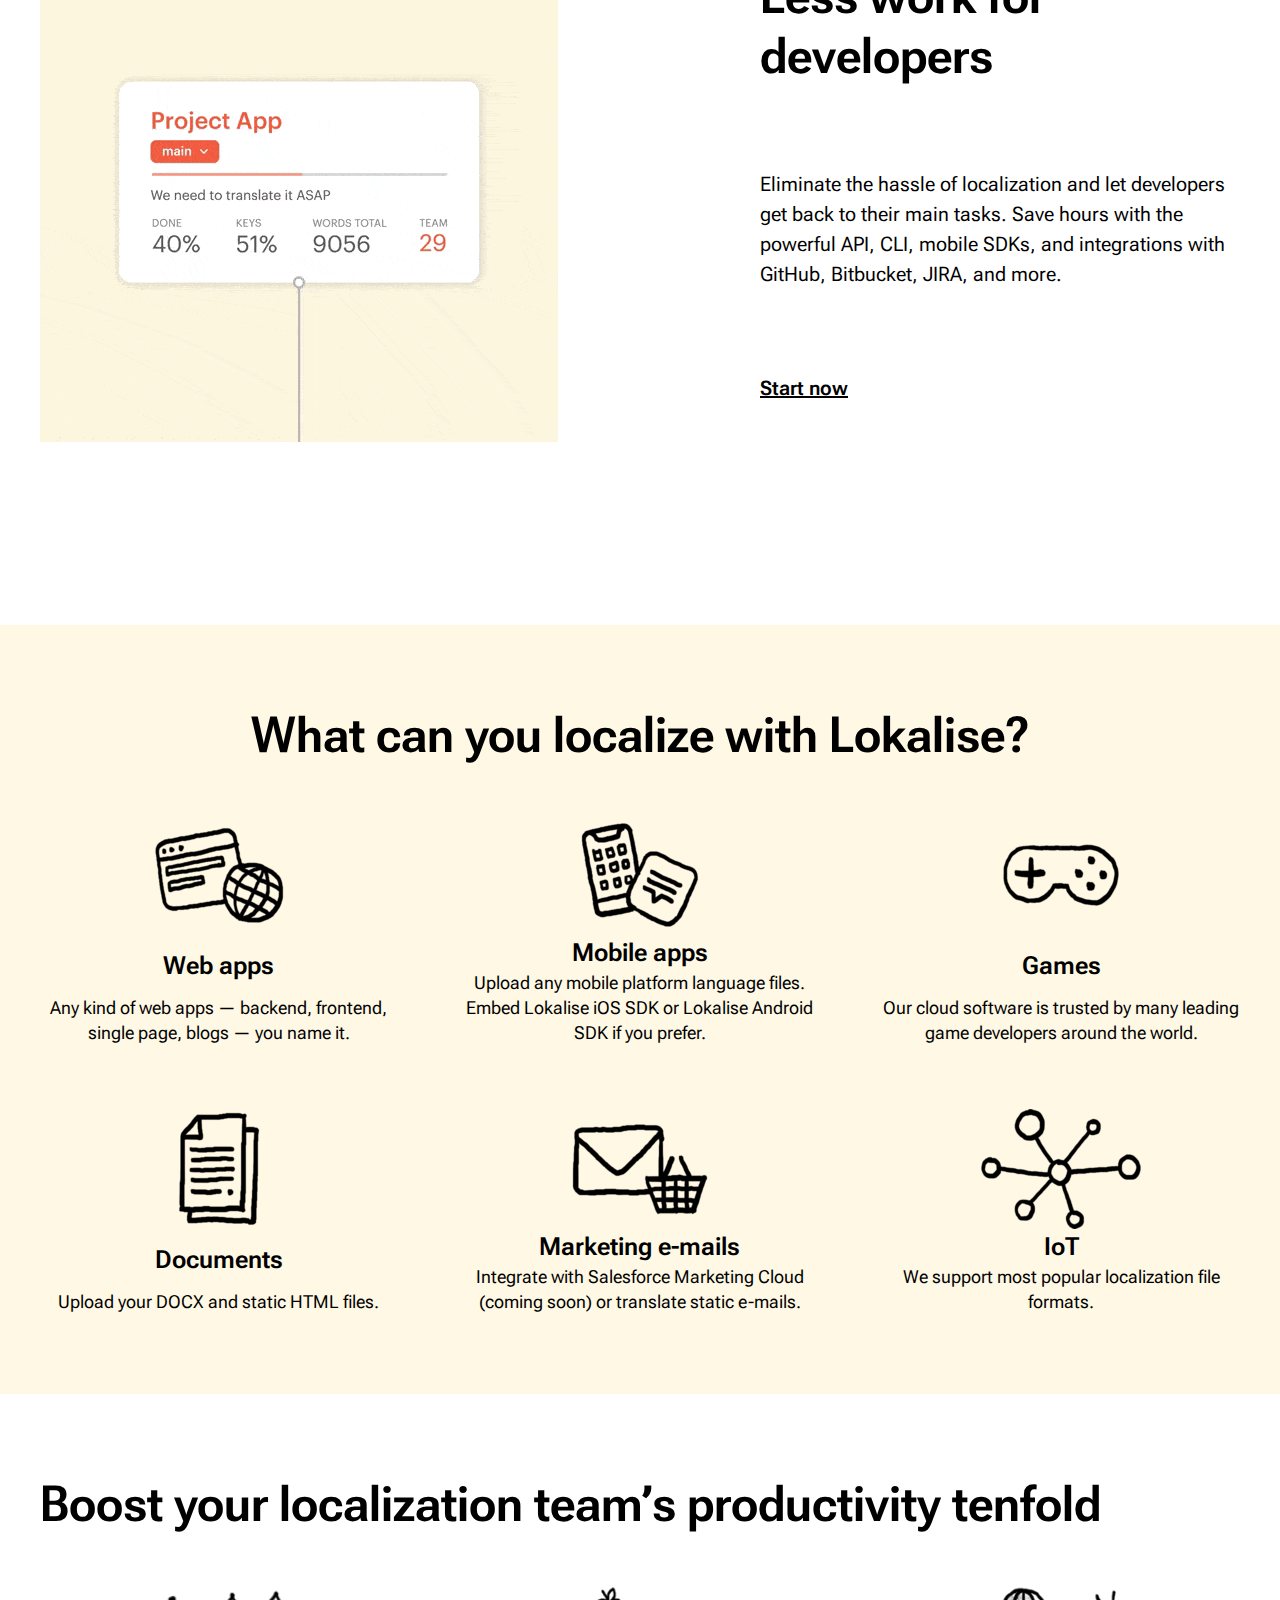
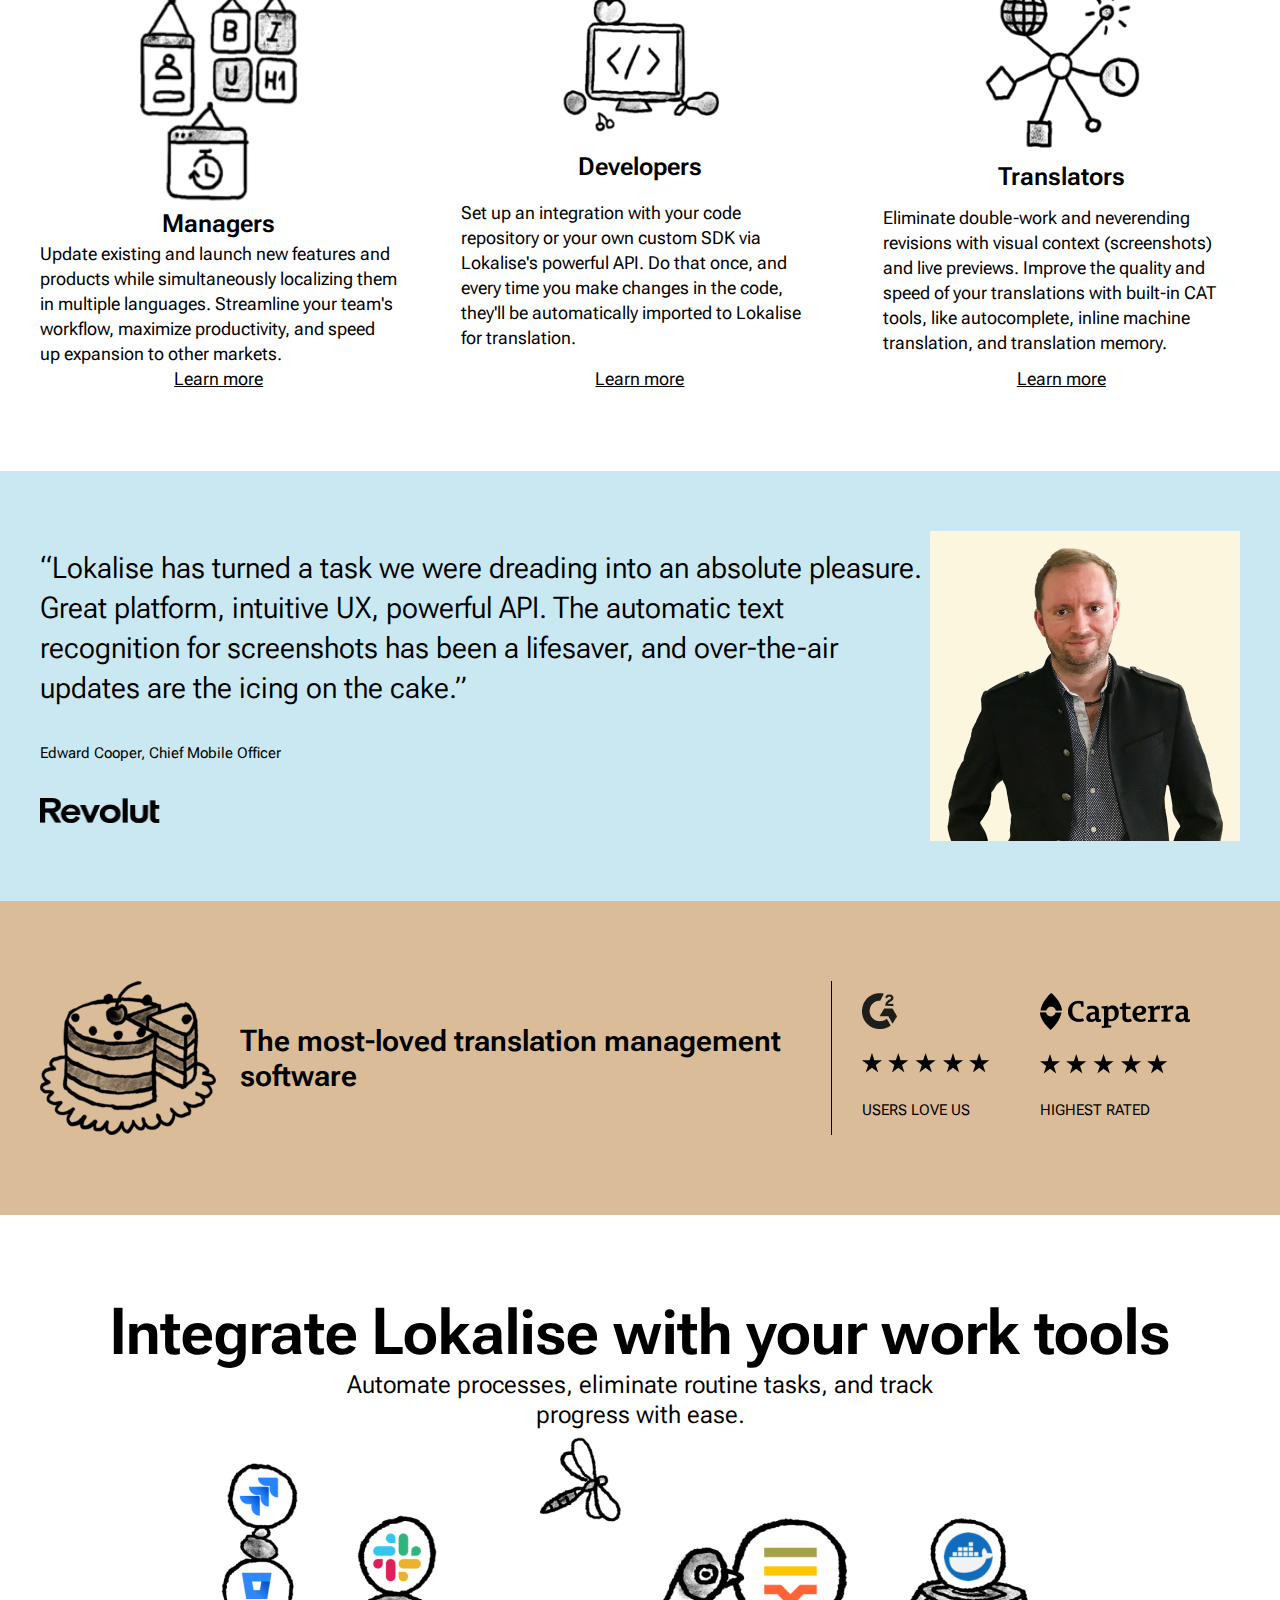
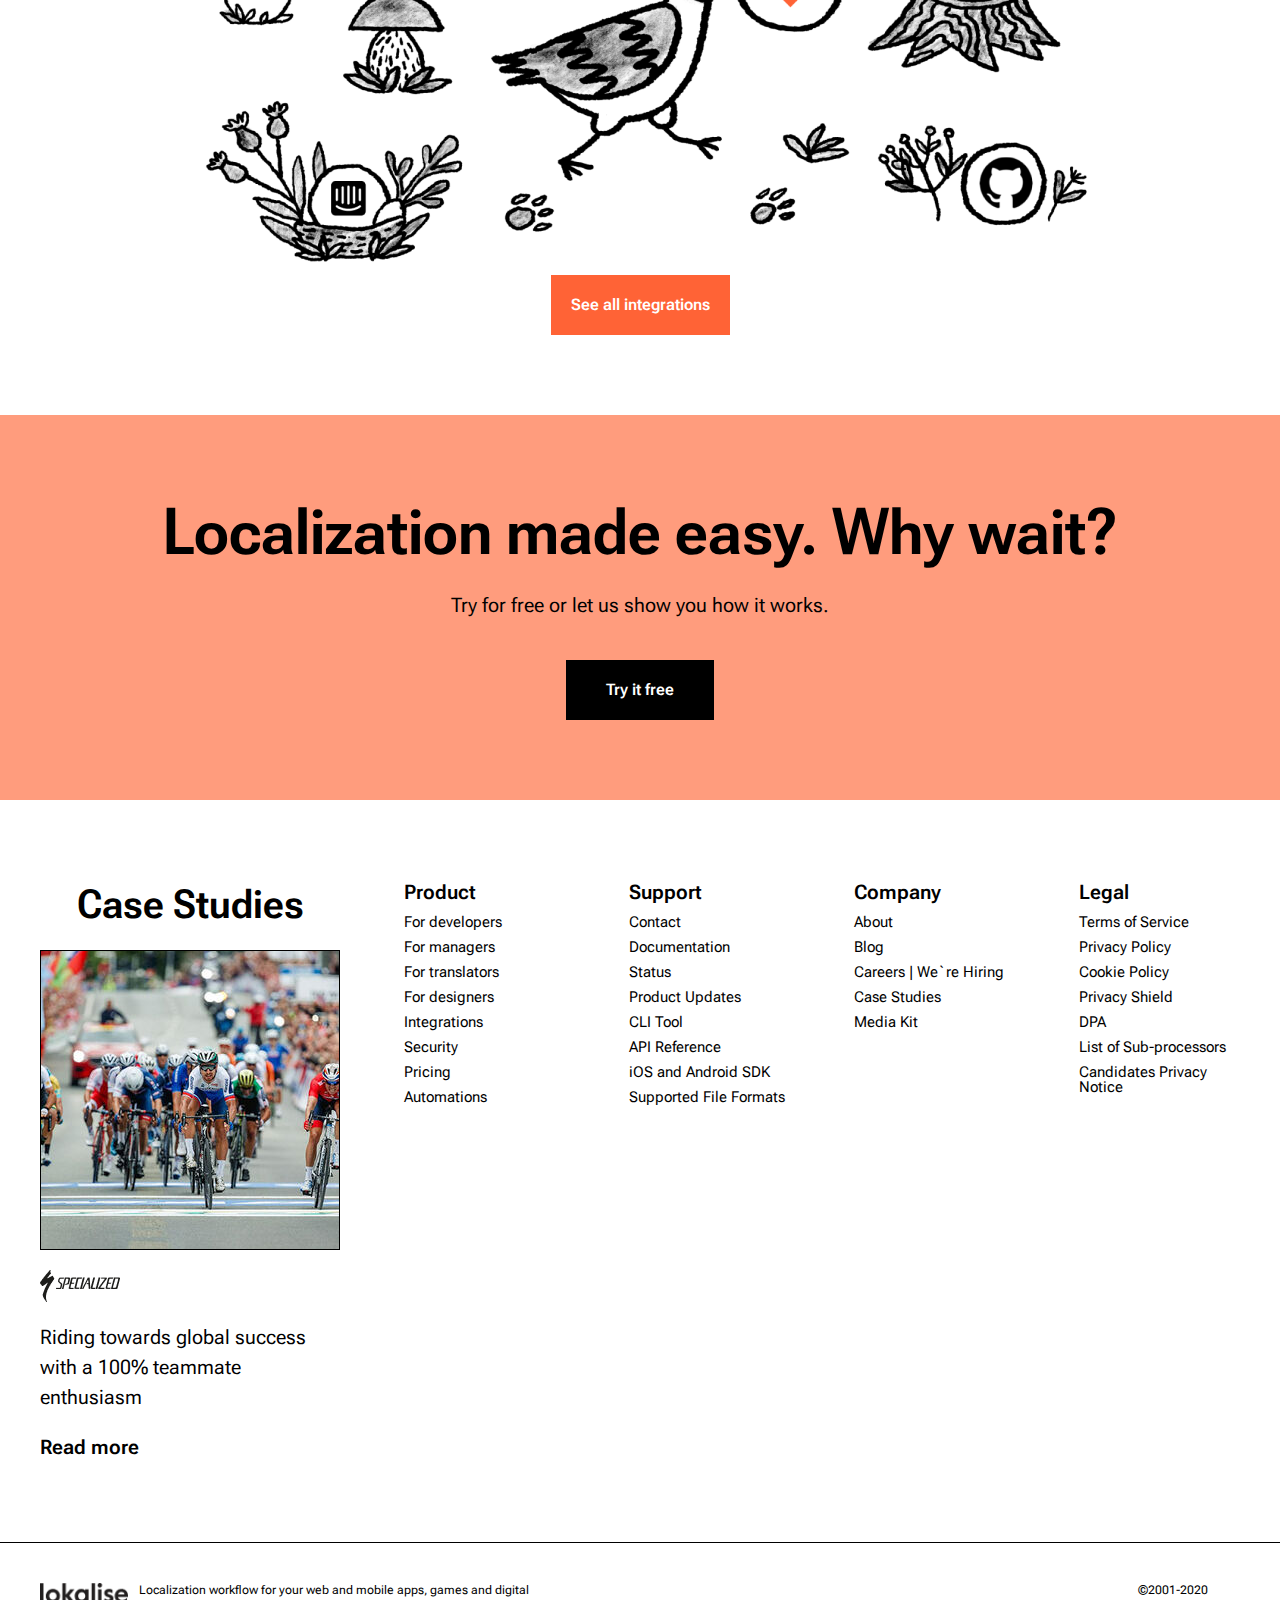
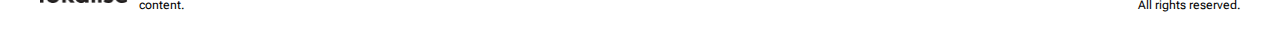
<file: Project 7 - Landing page/index.html>
<!DOCTYPE html>
<html lang="en">
<head>
    <meta charset="UTF-8">
    <meta http-equiv="X-UA-Compatible" content="IE=edge">
    <meta name="viewport" content="width=device-width, initial-scale=1.0">
    <link rel="stylesheet" href="./Styles/reset.css">
    <link rel="stylesheet" href="./Styles/style.css">
    <link rel="preconnect" href="https://fonts.googleapis.com">
    <link rel="preconnect" href="https://fonts.gstatic.com" crossorigin>
    <link href="https://fonts.googleapis.com/css2?family=Roboto+Flex:opsz,wght@8..144,400;8..144,600&display=swap" rel="stylesheet">
    <title>Landing</title>
</head>
<body>
    <nav class="navigation">
        <div class="navigationMenu">
            <img src="./images/Group.jpg" alt="oopps">
            <ul class="headerMenu">
                <li class="listItem">Product</li>
                <li>Features</li>
                <li>Pricing</li>
                <li>Case studies</li>
                <li>Resources</li>
            </ul>
        </div>
        <div class="headerButtons">
            <ul class="headerButtonsList">
                <li><button class="headerButtonsList__logIn">Log in</button></li>
                <li><button class="headerButtonsList__try">Try it free</button></li>
            </ul>
        </div>
    </nav> 
    <section class="acceleration">
        <h2>Accelerate localization from code to delivery</h2>
        <p>A localization and translation management platform for agile teams. Embrace automation, workflow transparency, and fast project delivery.</p>
        <img src="./images/изображение 1.jpg" alt="oopps">
        <div class="accelerationButtons"></div>
        <ul class="list">
            <li><button class="accelerationButtons__try">Try it free</button></li>
            <li><button class="accelerationButtons__book">Book a demo</button></li>
        </ul>
        <p class="acceleration--low">Try all features for 14 days · No credit card required</p>
    </section>
    <section class="partners">
        <h2 class="partners__heading heading">The preferred localization tool of 1500+ companies</h2>
        <ul class="partners_pictures pictures">
            <li><img src="./images/specialized.png" alt="oopps"></li>
            <li><img src="./images/Virginia.png" alt="oopps"></li>   
            <li><img src="./images/Tidal.png" alt="oopps"></li>
            <li><img src="./images/Revolut.png" alt="oopps"></li>
            <li><img src="./images/yelp.png" alt="oopps"></li>
            <li><img src="./images/daimler.png" alt="oopps"></li>
        </ul>
    </section>
    <section class="options">
        <div class="card1">
            <div class="card">
                <h2>Control the localization process</h2>
                <p>Collaborate with your team in a single workspace. Add and assign tasks, track progress, and enjoy a seamless localization workflow where you know who is doing what and when.</p>
                <a href="#">Start now</a>
            </div>
            <figure>
                <img src="./images/1111 1.gif" alt="oopps">
            </figure>
        </div>
        <div class="card2">
            <div class="card">
                <h2>Shorten time to market</h2>
                <p>Localize your product in parallel with the development cycle. Use the Adobe XD, Figma, and Sketch plugins to start working on translations as soon as the product design is ready. No more idle waiting.</p>
                <a href="#">Start now</a>
            </div>
            <figure>
                <img src="./images/1111 1.gif" alt="oopps">
            </figure>
        </div>
        <div class="card3">
            <div class="card">
                <h2>Ensure quality</h2>
                <p>Use built-in tools — e.g. translation memory, machine translation, and QA checks — to enhance the quality and cohesion of translations. Add product screenshots for context and use the in-context editors for instant previews.</p>
                <a href="#">Start now</a>
            </div>
            <figure>
                <img src="./images/1111 1.gif" alt="oopps">
            </figure>
        </div>
        <div class="card4">
            <div class="card">
            <h2>Less work for developers</h2>
            <p>Eliminate the hassle of localization and let developers get back to their main tasks. Save hours with the powerful API, CLI, mobile SDKs, and integrations with  GitHub, Bitbucket, JIRA, and more.</p>
            <a href="#">Start now</a>
        </div>
            <figure>
                <img src="./images/1111 1.gif" alt="oopps">
            </figure>
        </div>
    </section>
    <section class="localizationExm">
        <h2>What can you localize with Lokalise?</h2>
        <div class="exm">
        <div class="examples">
            <img src="./images/web.png" alt="oopps">
            <h2>Web apps</h2>
            <p>Any kind of web apps — backend, frontend, single page, blogs — you name it.</p>
        </div>
        <div class="examples">
            <img src="./images/mob.png" alt="oopps">
            <h2>Mobile apps</h2>
            <p>Upload any mobile platform language files. Embed Lokalise iOS SDK or Lokalise Android SDK if you prefer. </p>
        </div>
        <div class="examples">
            <img src="./images/game.png" alt="oopps">
            <h2>Games</h2>
            <p>Our cloud software is trusted by many leading game developers around the world.</p>
        </div>
        <div class="examples">
            <img src="./images/Doc.png" alt="oopps">
            <h2>Documents</h2>
            <p>Upload your DOCX and static HTML files.</p>
        </div>
        <div class="examples">
            <img src="./images/marketing.png" alt="oopps">
            <h2>Marketing e-mails</h2>
            <p>Integrate with Salesforce Marketing Cloud (coming soon) or translate static e-mails.</p>
        </div>
        <div class="examples">
            <img src="./images/iot.png" alt="oopps">
            <h2>IoT</h2>
            <p>We support most popular localization file formats.</p>
        </div>
    </div>
    </section>
    <section class="team">
        <h2>Boost your localization team’s productivity tenfold</h2>
        <div class="teamGroup">
        <div class="teamEx">
            <img src="./images/managers.png" alt="oopps">
            <h2>Managers</h2>
            <p>Update existing and launch new features and products while simultaneously localizing them in multiple languages. Streamline your team's workflow, maximize productivity, and speed up expansion to other markets.</p>
            <a href="#">Learn more</a>
        </div>
        <div class="teamEx">
            <img src="./images/developers.png" alt="oopps">
            <h2>Developers</h2>
            <p>Set up an integration with your code repository or your own custom SDK via Lokalise's powerful API. Do that once, and every time you make changes in the code, they'll be automatically imported to Lokalise for translation.</p>
            <a href="#">Learn more</a>
        </div>
        <div class="teamEx">
            <img src="./images/translates.png" alt="oopps">
            <h2>Translators</h2>
            <p>Eliminate double-work and neverending revisions with visual context (screenshots) and live previews. Improve the quality and speed of your translations with built-in CAT tools, like autocomplete, inline machine translation, and translation memory.</p>
            <a href="#">Learn more</a>
        </div>
    </div>
    </section>
    <section class="testimonials">
        <div class="text">
            <p>“Lokalise has turned a task we were dreading into an absolute pleasure. Great platform, intuitive UX, powerful API. The automatic text recognition for screenshots has been a lifesaver, and over-the-air updates are the icing on the cake.”</p>
            <p class="name">Edward Cooper, Chief Mobile Officer</p>
            <img src="./images/revolut2.png" alt="oopps">
        </div>
        <img src="./images/face.png" alt="oopps">
    </section>
    <section class="mostLoved">
       <div class="logo1">
            <img src="./images/cake.png" alt="oopps">
            <h2>The most-loved translation management software</h2>
         </div>
        <div class="logo2">
            <img src="./images/logo1.png" alt="oopps">
            <img src="./images/stars.png" alt="oopps">
            <p>USERS LOVE US</p>
        </div>
        <div class="logo3">
            <img src="./images/logo2.png" alt="oopps">
            <img src="./images/stars.png" alt="oopps">
            <p>HIGHEST RATED</p>
        </div>
    </section>
    <section class="tools">
        <h2>Integrate Lokalise with your work tools</h2>
        <p>Automate processes, eliminate routine tasks, and track progress with ease.</p>
        <img src="./images/изображение 2.png" alt="oopps">
        <button>See all integrations</button>
    </section>
    <section class="try">
        <h2>Localization made easy. Why wait?</h2>
        <p>Try for free or let us show you how it works.</p>
        <button>Try it free</button>
    </section>
    <section class="footerMenu">
        <div class="case">
            <h2>Case Studies</h2>
            <img src="./images/race.png" alt="oopps">
            <img src="./images/logo3.png" alt="oopps">
            <p>Riding towards global success with a 100% teammate enthusiasm</p>
            <a href="#">Read more</a>
        </div>
        <div class="menu">
            <h2>Product</h2>
            <div class="list">
                <ul class="list">
                <li>For developers</li>
                <li>For managers</li>
                <li>For translators</li>
                <li>For designers</li>
                <li>Integrations</li>
                <li>Security</li>
                <li>Pricing</li>
                <li>Automations</li>
                </ul>
            </div>
        </div>
        <div class="menu">
            <h2>Support</h2>
            <div class="list">
                <ul class="list">
                <li>Contact</li>
                <li>Documentation</li>
                <li>Status</li>
                <li>Product Updates</li>
                <li>CLI Tool</li>
                <li>API Reference</li>
                <li>iOS and Android SDK</li>
                <li>Supported File Formats</li>
                </ul>
            </div>
        </div>
         <div class="menu">
            <h2>Company</h2>
            <div>
                <ul class="list">
                <li>About</li>
                <li>Blog</li>
                <li>Careers | We`re Hiring</li>
                <li>Case Studies</li>
                <li>Media Kit</li>
                </ul>
            </div>
        </div>
         <div class="menu">
            <h2>Legal</h2>
            <div class="list">
                <ul class="list">
                <li>Terms of Service</li>
                <li>Privacy Policy</li>
                <li>Cookie Policy</li>
                <li>Privacy Shield</li>
                <li>DPA</li>
                <li>List of Sub-processors</li>
                <li>Candidates Privacy Notice</li>
                </ul>
            </div>
        </div>
    </section>
    <footer class="footer">
        <div class="logo">
            <img src="./images/logo4.png" alt="oopps">
            <p>Localization workflow for your web and mobile apps, games and digital content.</p>
        </div>
        <div class="rights">
            <p>©2001-2020</p>
            <p>All rights reserved.</p>
        </div>
    </footer>
</body>
</html>
</file>
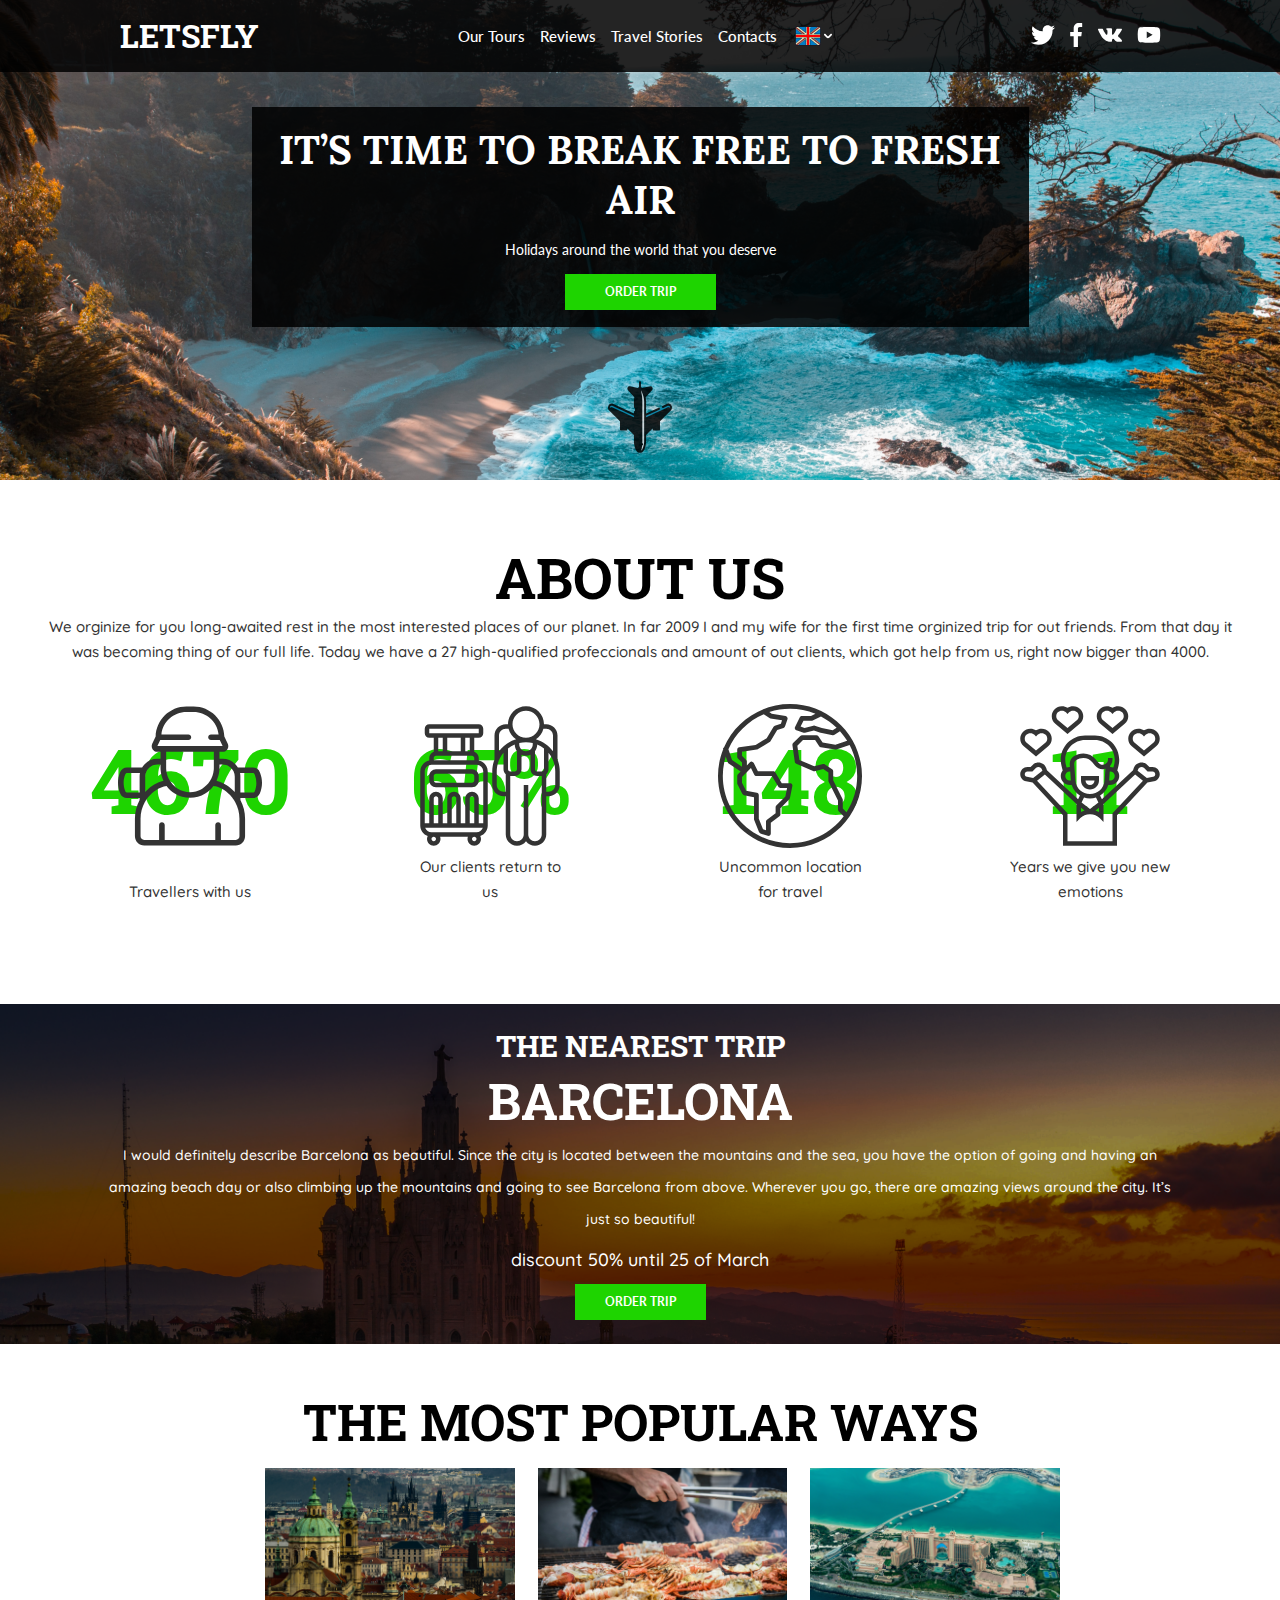
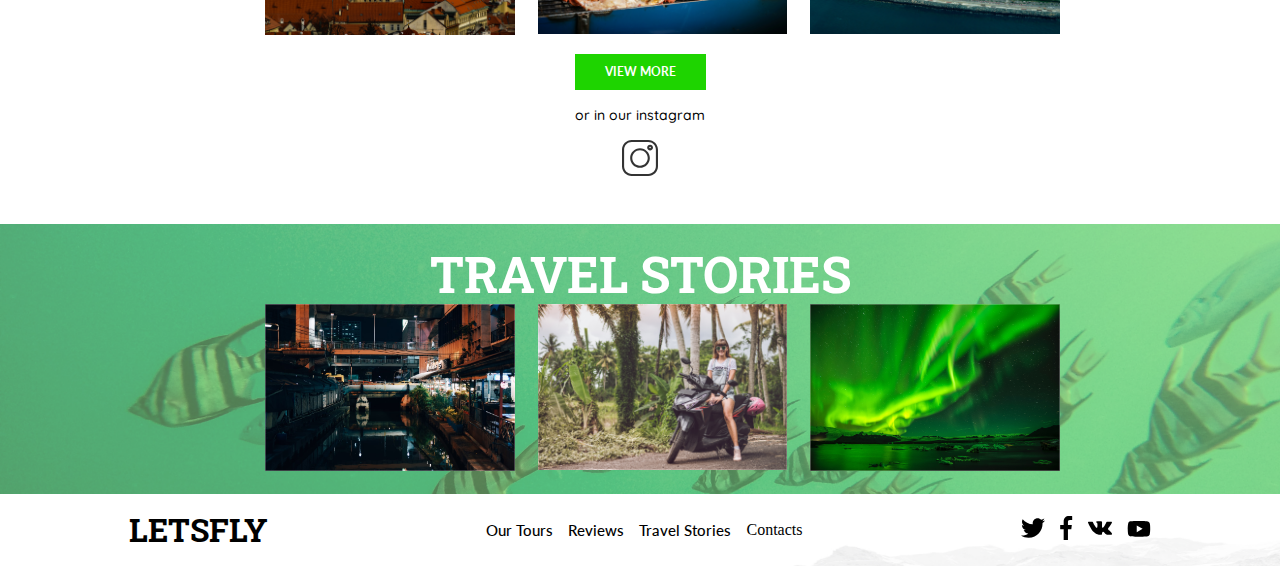
<file: Project 8 - Trevel landing/index.html>
<!DOCTYPE html>
<html lang="en">
<head>
    <meta charset="UTF-8">
    <meta http-equiv="X-UA-Compatible" content="IE=edge">
    <meta name="viewport" content="width=device-width, initial-scale=1.0">
    <link rel="stylesheet" href="./Styles/reset.css">
    <link rel="stylesheet" href="./Styles/style.css">
    <title>Trevel landing</title>
    <style>
        @import url('https://fonts.googleapis.com/css2?family=Lato:wght@400;900&family=Lora:wght@700&family=Quicksand:wght@400;500;700&family=Roboto+Slab:wght@400;700&display=swap');
    </style>
<body>
    <section class="mainSection">
        <header class="headerNav">
            <h2 class="headerNav__h h">LetsFly</h2>
            <nav class="headerNav__nav nav">
                <ul>
                    <li class="nav__listItems">Our Tours</li>
                    <li class="nav__listItems">Reviews</li>
                    <li class="nav__listItems">Travel Stories</li>
                    <li class="nav__listItems">Contacts</li>
                    <li class="nav__listItems">
                        <div class="language">
                            <img src="./Images/icons8-great-britain-100 1.png" alt="oops">
                            <svg width="8" height="6" viewBox="0 0 8 6" fill="none" xmlns="http://www.w3.org/2000/svg">
                            <path d="M6.52475 1.09272L4.3166 3.30088C4.23199 3.38548 4.11954 3.43206 3.99996 3.43206C3.8804 3.43206 3.76795 3.38551 3.68338 3.30088L1.4752 1.09272C1.13766 0.755246 0.590581 0.755246 0.253106 1.09272C-0.0843687 1.43022 -0.0843687 1.97735 0.253106 2.31482L2.46129 4.52296C2.8723 4.934 3.41873 5.16039 4 5.16039C4.58126 5.16039 5.12769 4.934 5.53873 4.523L7.74689 2.31483C8.08436 1.97736 8.08436 1.43021 7.74689 1.09273C7.40939 0.755246 6.8622 0.755246 6.52475 1.09272Z"/>
                            </svg>
                        </div>
                    </li>
                </ul>
            </nav>
            <nav class="headerNav__social social">
                <ul>
                    <li class="social__listItem">
                        <svg width="24" height="20" viewBox="0 0 24 20" fill="none" xmlns="http://www.w3.org/2000/svg">
                            <path d="M24 2.5585C23.1075 2.95 22.1565 3.2095 21.165 3.3355C22.185 2.7265 22.9635 1.7695 23.3295 0.616C22.3785 1.183 21.3285 1.5835 20.2095 1.807C19.3065 0.8455 18.0195 0.25 16.6155 0.25C13.8915 0.25 11.6985 2.461 11.6985 5.1715C11.6985 5.5615 11.7315 5.9365 11.8125 6.2935C7.722 6.094 4.1025 4.1335 1.671 1.147C1.2465 1.8835 0.9975 2.7265 0.9975 3.634C0.9975 5.338 1.875 6.8485 3.183 7.723C2.3925 7.708 1.617 7.4785 0.96 7.117C0.96 7.132 0.96 7.1515 0.96 7.171C0.96 9.562 2.6655 11.548 4.902 12.0055C4.5015 12.115 4.065 12.1675 3.612 12.1675C3.297 12.1675 2.979 12.1495 2.6805 12.0835C3.318 14.032 5.127 15.4645 7.278 15.511C5.604 16.8205 3.4785 17.6095 1.1775 17.6095C0.774 17.6095 0.387 17.5915 0 17.542C2.1795 18.9475 4.7625 19.75 7.548 19.75C16.602 19.75 21.552 12.25 21.552 5.749C21.552 5.5315 21.5445 5.3215 21.534 5.113C22.5105 4.42 23.331 3.5545 24 2.5585Z"/>
                        </svg>
                    </li>
                    <li class="social__listItem">
                        <svg width="13" height="24" viewBox="0 0 13 24" fill="none" xmlns="http://www.w3.org/2000/svg">
                            <path d="M9.99701 3.985H12.188V0.169C11.81 0.117 10.51 0 8.99601 0C5.83701 0 3.67301 1.987 3.67301 5.639V9H0.187012V13.266H3.67301V24H7.94701V13.267H11.292L11.823 9.001H7.94601V6.062C7.94701 4.829 8.27901 3.985 9.99701 3.985Z"/>
                        </svg>
                    </li>
                    <li class="social__listItem">
                        <svg width="24" height="14" viewBox="0 0 24 14" fill="none" xmlns="http://www.w3.org/2000/svg">
                            <path d="M23.7861 12.3671C23.7216 12.2591 23.3225 11.392 21.4024 9.60989C19.3923 7.74375 19.6623 8.04677 22.0835 4.82003C23.5581 2.85489 24.1476 1.6548 23.9631 1.14176C23.7876 0.652725 22.703 0.781735 22.703 0.781735L19.0967 0.802736C19.0967 0.802736 18.8297 0.766734 18.6302 0.885242C18.4367 1.00225 18.3122 1.27227 18.3122 1.27227C18.3122 1.27227 17.7406 2.79338 16.9786 4.08648C15.372 6.81518 14.7284 6.95919 14.4659 6.78968C13.8554 6.39515 14.0084 5.20256 14.0084 4.3565C14.0084 1.7118 14.4089 0.609222 13.2268 0.324201C12.8338 0.229694 12.5458 0.166689 11.5422 0.156188C10.2551 0.142687 9.16451 0.160689 8.54796 0.462211C8.13693 0.663226 7.82041 1.11176 8.01392 1.13726C8.25244 1.16876 8.79248 1.28277 9.079 1.6728C9.44953 2.17534 9.43603 3.30642 9.43603 3.30642C9.43603 3.30642 9.64904 6.41915 8.93949 6.80618C8.45195 7.0717 7.7844 6.53016 6.3518 4.05348C5.61825 2.78588 5.06321 1.38328 5.06321 1.38328C5.06321 1.38328 4.9567 1.12226 4.76618 0.98275C4.53517 0.813237 4.21114 0.759233 4.21114 0.759233L0.781892 0.780235C0.781892 0.780235 0.267354 0.795236 0.0783406 1.01875C-0.0896717 1.21827 0.0648396 1.6293 0.0648396 1.6293C0.0648396 1.6293 2.75004 7.91026 5.78926 11.077C8.57796 13.9797 11.7432 13.7892 11.7432 13.7892H13.1773C13.1773 13.7892 13.6108 13.7412 13.8313 13.5027C14.0354 13.2837 14.0279 12.8726 14.0279 12.8726C14.0279 12.8726 13.9994 10.948 14.8934 10.6645C15.774 10.3854 16.9051 12.5246 18.1037 13.3482C19.0097 13.9707 19.6983 13.8342 19.6983 13.8342L22.904 13.7892C22.904 13.7892 24.5811 13.6857 23.7861 12.3671Z" />
                        </svg>
                    </li>
                    <li class="social__listItem">
                        <svg width="24" height="17" viewBox="0 0 24 17" fill="none" xmlns="http://www.w3.org/2000/svg">
                            <path d="M22.7747 3.37622C22.5154 2.41231 21.7554 1.65247 20.7916 1.39291C19.0309 0.911163 11.988 0.911163 11.988 0.911163C11.988 0.911163 4.94536 0.911163 3.18466 1.37465C2.23943 1.63393 1.46091 2.41244 1.20163 3.37622C0.738281 5.13678 0.738281 8.78795 0.738281 8.78795C0.738281 8.78795 0.738281 12.4575 1.20163 14.1997C1.46118 15.1635 2.22089 15.9233 3.1848 16.1828C4.9639 16.6647 11.9883 16.6647 11.9883 16.6647C11.9883 16.6647 19.0309 16.6647 20.7916 16.2012C21.7555 15.9418 22.5154 15.182 22.7749 14.2182C23.2381 12.4575 23.2381 8.80649 23.2381 8.80649C23.2381 8.80649 23.2567 5.13678 22.7747 3.37622ZM9.7457 12.161V5.41487L15.6022 8.78795L9.7457 12.161Z"/>
                        </svg>
                    </li>
                </ul>
            </nav>
        </header>
            <div class="promoConteiner">
                <div class="promo">
                    <h1 class="promo__title title">It’s time to break free to fresh air</h1>
                    <p class="promo__subtitle subtitle">Holidays around the world that you deserve</p>
                    <button class="promo__button btn">order trip</button>
                </div> 
                <svg width="64" height="72" viewBox="0 0 64 72" fill="none" xmlns="http://www.w3.org/2000/svg">
                    <g opacity="0.85" clip-path="url(#clip0_14_97)">
                    <path d="M45.6035 45.153L45.6035 48.3876L51.0398 48.3876L51.0398 39.7575" fill="black"/>
                    <path d="M12.9601 39.7575L12.9601 48.3876L18.3965 48.3876L18.3965 45.153" fill="black"/>
                    <path d="M27.3915 15.9912L20.6353 8.39057C19.8541 7.51167 20.5466 6.01345 21.6386 6.23325L30.5697 8.07093L33.4303 8.07093L42.3615 6.23325C43.4535 6.01345 44.146 7.51167 43.3647 8.39057L36.6086 15.9912" fill="black"/>
                    <path d="M1.8541 28.7439C1.60298 28.4896 1.40848 28.2143 1.26398 27.9246C0.165479 25.714 2.14285 22.7409 4.54723 23.8355L26.8955 33.9912L37.1029 33.9912L59.4511 23.8356C61.8554 22.7409 63.8391 25.7211 62.7344 27.9246C62.6025 28.2141 62.4017 28.4826 62.1505 28.7367L37.0967 53.5888L26.902 53.5888L1.8541 28.7439Z" fill="#027FA5"/>
                    <path d="M1.85425 28.7439C1.60312 28.4896 1.40862 28.2143 1.26412 27.9246C1.84162 26.7099 3.116 25.9118 4.54737 26.5615L26.9017 36.7242L37.1029 36.7312L59.4575 26.5688C60.8825 25.912 62.1631 26.7172 62.7344 27.9247C62.6025 28.2143 62.4017 28.4827 62.1505 28.7369L37.0968 53.5889L26.902 53.5889L1.85425 28.7439Z" fill="black"/>
                    <path d="M31.122 6.95246L29.1334 10.9575C27.6685 13.8939 26.8963 17.2098 26.8963 20.5755L26.8963 60.2565C26.8963 63.8614 27.765 66.6101 28.7857 68.5952C30.2213 71.3873 33.7792 71.3861 35.2123 68.5925C36.2305 66.6076 37.0969 63.86 37.0969 60.2565L37.0969 20.5756C37.0969 17.2099 36.3335 13.894 34.8685 10.9576L32.8799 6.9526L32.8799 6.94262" fill="black"/>
                    <path d="M33.3094 10.9577L32.4007 6.95226L32.4007 6.94523L32.8803 6.94241L32.8803 6.9524L34.868 10.9578C36.3333 13.8941 37.0969 17.2094 37.0969 20.5759L37.0969 60.2562C37.0969 63.8597 36.2312 66.6071 35.2127 68.5921C34.4958 69.9892 33.2463 70.6893 31.9982 70.6893C32.5687 70.6879 33.1378 69.9878 33.4659 68.5921C33.9317 66.6072 34.3279 63.8598 34.3279 60.2562L34.3279 20.5757C34.3279 17.2092 33.9783 13.8939 33.3094 10.9577Z" fill="#D5D8DB"/>
                    <path d="M31.9968 6.94806L32.4006 6.94294L32.4006 6.94543L31.9968 6.94806Z" fill="#D5D8DB"/>
                    <path d="M1.2247 29.5397L12.0133 40.242L12.0133 48.3877C12.0133 48.9758 12.4371 49.4526 12.96 49.4526L18.3962 49.4526C18.919 49.4526 19.3428 48.9759 19.3428 48.3877L19.3428 47.5127L25.9495 54.0664L25.9495 60.2566C25.9495 63.5805 26.6437 66.5959 28.0131 69.2192C28.8516 70.8252 30.341 71.7839 31.9982 71.7839C31.999 71.7839 32 71.7839 32.0006 71.7839C33.6583 71.783 35.1478 70.8228 35.985 69.2155C37.3507 66.5931 38.0433 63.579 38.0433 60.2566L38.0433 54.0734L44.6568 47.5128L44.6568 48.3877C44.6568 48.9758 45.0806 49.4526 45.6035 49.4526L51.0398 49.4526C51.5626 49.4526 51.9865 48.9759 51.9865 48.3877L51.9865 40.242L62.7748 29.5397C64.326 28.001 64.23 25.8732 63.447 24.4471C62.8616 23.381 61.793 22.5257 60.4897 22.5259C60.0495 22.5259 59.5823 22.6236 59.0982 22.8436L54.4682 24.948C53.9836 25.1684 53.7493 25.789 53.9452 26.3342C54.1411 26.8795 54.6927 27.1429 55.1773 26.9225L59.8073 24.8181C60.7633 24.3835 61.4975 24.9496 61.8361 25.5662C62.1747 26.1828 62.2957 27.1752 61.5226 27.9421L38.043 51.2338L38.043 34.7108L51.3792 28.6491C51.8638 28.4288 52.0981 27.8082 51.9022 27.263C51.7063 26.7178 51.1547 26.4542 50.6701 26.6746L38.0433 32.4141L38.0433 20.5757C38.0433 19.1429 37.9089 17.7181 37.6503 16.3253L44.0339 9.14374C44.6887 8.40714 44.8341 7.3329 44.4043 6.40703C44.0357 5.61278 43.3451 5.14689 42.5776 5.14689C42.4504 5.14689 42.3212 5.15969 42.191 5.18598L33.8939 6.89318C33.6382 6.54105 33.3112 6.26739 32.9429 6.09471L32.9429 1.32583C32.9429 0.742656 32.5434 0.234294 32.0254 0.216716C31.4894 0.198718 31.0498 0.682185 31.0498 1.28125L31.0498 6.10117C30.6864 6.2747 30.3636 6.54639 30.1111 6.8943L21.8051 5.18515C21.6758 5.15913 21.5473 5.14633 21.4209 5.14633C20.6555 5.14633 19.9642 5.61236 19.5955 6.40689C19.1658 7.33277 19.3112 8.407 19.966 9.1436L26.3463 16.3215C26.0853 17.7174 25.9496 19.1433 25.9496 20.5754L25.9496 26.0937C25.9496 26.6818 26.3733 27.1586 26.8962 27.1586C27.419 27.1586 27.8428 26.6819 27.8428 26.0937L27.8428 20.5754C27.8428 17.3993 28.5746 14.2538 29.9598 11.4767L31.0501 9.28112L31.0501 15.4463C31.0501 16.0294 31.4496 16.5378 31.9676 16.5554C32.5036 16.5734 32.9432 16.0899 32.9432 15.491L32.9432 9.25778L34.0432 11.4785C35.4218 14.242 36.1503 17.3876 36.1503 20.5753L36.1503 60.2566C36.1503 63.1953 35.5452 65.8474 34.3518 68.1387C33.8578 69.0871 32.9786 69.6534 31.9998 69.654C31.9993 69.654 31.999 69.654 31.9985 69.654C31.0198 69.654 30.1403 69.0882 29.6456 68.1406C28.4492 65.8488 27.8427 63.1962 27.8427 60.2566L27.8427 31.0635C27.8427 30.4754 27.419 29.9986 26.8961 29.9986C26.3733 29.9986 25.9495 30.4753 25.9495 31.0635L25.9495 32.411L4.90133 22.8437C4.41708 22.6236 3.9502 22.5259 3.50983 22.5259C2.20682 22.5259 1.13795 23.3812 0.552578 24.4471C-0.230419 25.8732 -0.32642 28.001 1.2247 29.5397ZM50.0933 47.3226L46.5501 47.3226L46.5501 45.6348L50.0933 42.1199L50.0933 47.3226ZM26.9193 13.9545L21.3046 7.63778C21.2786 7.60853 21.2095 7.53077 21.2736 7.39254C21.3377 7.2543 21.4351 7.27427 21.4681 7.28073L29.0953 8.85025L28.3078 10.4364C27.7471 11.5605 27.2838 12.7395 26.9193 13.9545ZM34.9078 8.84969L42.5278 7.28172C42.5644 7.27469 42.662 7.25444 42.726 7.39282C42.7902 7.53091 42.7211 7.60881 42.6951 7.63792L37.0797 13.9551C36.7166 12.7388 36.2545 11.5605 35.6952 10.4393L34.9078 8.84969ZM17.4497 47.3226L13.9066 47.3226L13.9066 42.1199L17.4497 45.6347L17.4497 47.3226ZM2.1632 25.5663C2.50183 24.9497 3.23633 24.3838 4.19195 24.8182L25.9495 34.7078L25.9495 51.227L2.4767 27.9422C1.70358 27.1752 1.82458 26.183 2.1632 25.5663Z" fill="black"/>
                    <path d="M34.8068 64.0174C35.1764 63.6016 35.1764 62.9273 34.8068 62.5115C34.437 62.0956 33.8378 62.0956 33.468 62.5115C32.6568 63.4241 31.3368 63.4241 30.5257 62.5115C30.3408 62.3036 30.0984 62.1996 29.8563 62.1996C29.6142 62.1996 29.3718 62.3035 29.1869 62.5115C28.8173 62.9273 28.8173 63.6016 29.1869 64.0174C30.7363 65.7605 33.2571 65.7605 34.8068 64.0174Z" fill="black"/>
                    </g>
                    <defs>
                    <clipPath id="clip0_14_97">
                    <rect width="64" height="72" fill="white" transform="translate(64 72) rotate(180)"/>
                    </clipPath>
                    </defs>
                    </svg>                  
            </div> 
    </section>
    <section class="aboutUs">
        <h2 class="aboutUs__title h2">About us</h2>
        <p class="aboutUs__subtitle p">We orginize for you long-awaited rest in the most interested places of our planet. In far 2009 I and my wife for the first time orginized trip for out friends. From that day it was becoming thing of our full life. Today we have a 27 high-qualified profeccionals and amount of out clients, which got help from us, right now bigger than 4000.</p>
        <div class="aboutUs__listConteiner conteiner">
            <ul>
                <li class="conteiner__items">
                    <h2 class="conteiner__h2">4670</h2>
                    <svg width="144" height="144" viewBox="0 0 144 140" fill="none" xmlns="http://www.w3.org/2000/svg">
                        <path d="M142.136 66.9962L141.805 66.1438C140.712 63.3192 138.049 61.4939 135.02 61.4939H119.879C116.701 56.1805 110.901 52.8344 104.631 52.8344H101.47V45.7075H104.777C106.679 45.7075 108.422 44.7485 109.441 43.1425C110.46 41.5366 110.584 39.5504 109.773 37.83L106.347 30.5566C106.002 13.8866 92.3355 0.431274 75.5842 0.431274H68.4188C51.6675 0.431274 38.0013 13.8863 37.6562 30.5563L34.2294 37.83C33.4189 39.5504 33.5429 41.5366 34.5619 43.1425C35.5806 44.7485 37.324 45.7075 39.2261 45.7075H42.5322V52.8344H39.3718C33.1011 52.8344 27.2991 56.1819 24.1233 61.4939H8.93181C5.95365 61.4939 3.30736 63.2795 2.19249 66.0363L2.01192 66.4801C-0.670641 73.1165 -0.670641 80.4259 2.01192 87.0632L2.18996 87.5028C3.3068 90.2644 5.95308 92.0489 8.93209 92.0489H21.6151V93.962C18.5503 99.713 16.9292 106.169 16.9292 112.686V130.287C16.9292 135.405 21.0931 139.569 26.211 139.569H43.907H100.095H117.791C122.909 139.569 127.073 135.405 127.073 130.287V112.686C127.073 106.169 125.452 99.713 122.387 93.962V92.0489H135.121C136.554 92.0489 137.943 91.6307 139.138 90.8395C140.332 90.0498 141.258 88.9326 141.818 87.6088C144.614 81.0073 144.727 73.6878 142.136 66.9962ZM101.471 61.7096V58.4586H104.631C109.338 58.4586 113.659 61.2182 115.642 65.4935C116.386 67.0905 116.763 68.8052 116.763 70.5906V85.9584C112.178 80.8942 105.869 76.6353 99.1395 74.9233C98.9347 74.871 98.7291 74.8209 98.523 74.7728C100.042 71.573 101.002 68.1108 101.333 64.58C101.425 63.6474 101.471 62.6816 101.471 61.7096ZM39.3845 40.0834L42.2434 34.0148H70.3957C71.9488 34.0148 73.2079 32.7557 73.2079 31.2026V31.2023C73.2076 29.6495 71.9488 28.3907 70.396 28.3907H43.43C44.8323 15.8432 55.5032 6.05544 68.4188 6.05544H75.5842C88.4998 6.05544 99.1704 15.8432 100.573 28.3907H92.9849C91.4318 28.3907 90.1729 29.6495 90.1729 31.2023V31.2026C90.1729 32.7557 91.4318 34.0148 92.9852 34.0148H101.76L104.619 40.0834H98.6591H45.3442H39.3845ZM95.8463 45.7075V55.6464V61.7093C95.8463 62.499 95.8089 63.2806 95.7344 64.0428C95.3561 68.0701 93.9816 71.9789 91.7558 75.3525C89.7949 78.3402 87.2654 80.8191 84.236 82.721C83.0747 83.4511 81.8603 84.067 80.6096 84.5688C79.7183 84.9262 78.8087 85.2261 77.8862 85.4679C73.8897 86.5156 69.6582 86.4756 65.6791 85.3487C63.617 84.7645 61.6229 83.8881 59.7644 82.7198C59.0439 82.2676 58.3537 81.7802 57.6905 81.2632C55.5665 79.6072 53.7381 77.6258 52.2368 75.3384C51.8931 74.8212 51.5618 74.2747 51.2513 73.7117C49.5894 70.7037 48.5853 67.4516 48.2666 64.0313C48.1932 63.2818 48.1558 62.5005 48.1558 61.7093V55.6464V45.7075H95.8463ZM27.2572 69.9246C27.3396 68.3783 27.71 66.8902 28.3626 65.4893C30.3437 61.2182 34.6651 58.4586 39.3721 58.4586H42.5325V61.7096C42.5325 62.6833 42.5789 63.6491 42.6689 64.5674C43.0011 68.1297 43.9438 71.5539 45.4752 74.77C39.0276 76.2648 33.0639 80.0114 28.4306 84.7018C28.3859 84.7471 28.342 84.7935 28.2976 84.8388C27.9502 85.194 27.608 85.5548 27.2733 85.9238C27.2623 85.9356 27.2508 85.9469 27.2401 85.959V70.5906H27.2395C27.2395 70.3676 27.2454 70.1454 27.2572 69.9246ZM21.8952 67.4516C21.873 67.5762 21.8502 67.7005 21.8308 67.8256C21.8021 68.0101 21.7785 68.1961 21.7554 68.382C21.7408 68.5009 21.7242 68.6193 21.7118 68.7389C21.6907 68.9442 21.6761 69.1506 21.662 69.3573C21.6553 69.4586 21.6452 69.5593 21.6401 69.6608C21.6244 69.9693 21.6154 70.2793 21.6154 70.5909V86.425H8.93181C8.25653 86.425 7.6569 86.0206 7.40377 85.3945L7.22602 84.9555C5.09274 79.6781 5.09274 73.8655 7.22321 68.5954L7.40377 68.1519C7.65774 67.5241 8.25737 67.1186 8.93181 67.1186H21.9526C21.9309 67.2291 21.9149 67.3408 21.8952 67.4516ZM117.791 133.945H102.908V119.069C102.908 117.516 101.649 116.257 100.095 116.257C98.5421 116.257 97.2832 117.516 97.2832 119.069V133.945H46.7195V119.069C46.7195 117.516 45.4606 116.257 43.9073 116.257C42.3539 116.257 41.095 117.516 41.095 119.069V133.945H26.2113C24.1944 133.945 22.5536 132.304 22.5536 130.287V112.686C22.5536 106.874 24.0507 101.117 26.8826 96.0396C27.0336 95.769 27.1875 95.5021 27.3385 95.2456C28.2228 93.7586 29.2187 92.3375 30.3006 91.0198C34.6896 85.6662 41.2289 81.0475 48.5619 79.8952C50.8052 82.9184 53.5609 85.4657 56.7733 87.4822C66.0245 93.2982 77.979 93.2982 87.2288 87.4834C90.4415 85.4662 93.1972 82.9192 95.4402 79.8966C96.2181 80.0195 96.9904 80.179 97.7507 80.3731C103.91 81.9405 109.685 86.1187 113.703 91.0201C114.023 91.4105 114.335 91.809 114.639 92.2143C115.548 93.431 116.38 94.7118 117.12 96.0379C119.952 101.117 121.449 106.874 121.449 112.686V130.287C121.449 132.304 119.808 133.945 117.791 133.945ZM136.64 85.4165C136.639 85.4167 136.639 85.4173 136.639 85.4179C136.512 85.7191 136.303 85.9719 136.034 86.1497C135.762 86.3297 135.447 86.4247 135.121 86.4247H122.388V70.5906C122.388 70.279 122.379 69.9691 122.363 69.6602C122.358 69.5582 122.348 69.4572 122.341 69.3556C122.327 69.1495 122.312 68.9436 122.291 68.7389C122.279 68.6176 122.262 68.4976 122.247 68.3769C122.224 68.1932 122.201 68.0099 122.172 67.8276C122.152 67.6994 122.129 67.5717 122.106 67.444C122.087 67.3354 122.071 67.226 122.05 67.1177H135.02C135.707 67.1177 136.312 67.5315 136.561 68.1755L136.892 69.0291C138.952 74.3481 138.862 80.1678 136.64 85.4165Z" fill="#333333"/>
                    </svg>                        
                    <p>Travellers with us</p>
                </li>
                <li class="conteiner__items">
                    <h2 class="conteiner__h2">65%</h2>
                    <svg width="144" height="144" viewBox="0 0 144 144" fill="none" xmlns="http://www.w3.org/2000/svg">
                        <path d="M60.75 56.4772V54C60.75 51.0705 58.8623 48.5955 56.25 47.664V33.75H60.75C63.2318 33.75 65.25 31.7318 65.25 29.25V24.75C65.25 22.2682 63.2318 20.25 60.75 20.25H11.25C8.76825 20.25 6.75 22.2682 6.75 24.75V29.25C6.75 31.7318 8.76825 33.75 11.25 33.75H15.75V47.664C13.1377 48.5955 11.25 51.0705 11.25 54V56.4772C6.12225 57.5212 2.25 62.0662 2.25 67.5V121.5C2.25 126.367 5.37525 130.482 9.70875 132.046C9.27 132.941 9 133.936 9 135C9 138.721 12.0285 141.75 15.75 141.75C19.4715 141.75 22.5 138.721 22.5 135C22.5 134.208 22.338 133.456 22.086 132.75H49.9162C49.662 133.456 49.5 134.208 49.5 135C49.5 138.721 52.5285 141.75 56.25 141.75C59.9715 141.75 63 138.721 63 135C63 133.936 62.73 132.941 62.2912 132.046C66.6247 130.482 69.75 126.367 69.75 121.5V67.5C69.75 62.0662 65.8778 57.5212 60.75 56.4772ZM51.75 47.25H47.25V33.75H51.75V47.25ZM42.75 33.75V47.25H29.25V33.75H42.75ZM11.25 24.75H60.75L60.7523 29.25H11.25V24.75ZM24.75 33.75V47.25H20.25V33.75H24.75ZM18 51.75H54C55.2397 51.75 56.25 52.758 56.25 54V56.25H15.75V54C15.75 52.758 16.7603 51.75 18 51.75ZM13.5 60.75H15.75H56.25H58.5C62.2215 60.75 65.25 63.7785 65.25 67.5V119.25H60.75V94.5C60.75 90.7785 57.7215 87.75 54 87.75C50.2785 87.75 47.25 90.7785 47.25 94.5V119.25H42.75V94.5C42.75 90.7785 39.7215 87.75 36 87.75C32.2785 87.75 29.25 90.7785 29.25 94.5V119.25H24.75V94.5C24.75 90.7785 21.7215 87.75 18 87.75C14.2785 87.75 11.25 90.7785 11.25 94.5V119.25H6.75V67.5C6.75 63.7785 9.7785 60.75 13.5 60.75ZM56.25 119.25H51.75V94.5C51.75 93.258 52.7603 92.25 54 92.25C55.2397 92.25 56.25 93.258 56.25 94.5V119.25ZM38.25 119.25H33.75V94.5C33.75 93.258 34.7603 92.25 36 92.25C37.2397 92.25 38.25 93.258 38.25 94.5V119.25ZM20.25 119.25H15.75V94.5C15.75 93.258 16.7603 92.25 18 92.25C19.2397 92.25 20.25 93.258 20.25 94.5V119.25ZM18 135C18 136.242 16.9897 137.25 15.75 137.25C14.5103 137.25 13.5 136.242 13.5 135C13.5 133.758 14.5103 132.75 15.75 132.75C16.9897 132.75 18 133.758 18 135ZM56.25 137.25C55.0103 137.25 54 136.242 54 135C54 133.758 55.0103 132.75 56.25 132.75C57.4897 132.75 58.5 133.758 58.5 135C58.5 136.242 57.4897 137.25 56.25 137.25ZM58.5 128.25H13.5C10.5705 128.25 8.0955 126.362 7.164 123.75H64.8338C63.9045 126.362 61.4295 128.25 58.5 128.25Z" fill="#333333"/>
                        <path d="M18 83.25H54C57.7215 83.25 60.75 80.2215 60.75 76.5V72C60.75 68.2785 57.7215 65.25 54 65.25H18C14.2785 65.25 11.25 68.2785 11.25 72V76.5C11.25 80.2215 14.2785 83.25 18 83.25ZM15.75 72C15.75 70.758 16.7603 69.75 18 69.75H54C55.2397 69.75 56.25 70.758 56.25 72V76.5C56.25 77.742 55.2397 78.75 54 78.75H18C16.7603 78.75 15.75 77.742 15.75 76.5V72Z" fill="#333333"/>
                        <path d="M139.5 55.4827V31.5C139.5 25.2967 134.453 20.25 128.25 20.25H126C126 10.3253 117.925 2.25 108 2.25C98.0753 2.25 90 10.3253 90 20.25H87.75C81.5468 20.25 76.5 25.2967 76.5 31.5V55.4827C75.069 59.2223 74.25 63.2632 74.25 67.5V81C74.25 87.2032 79.2968 92.25 85.5 92.25H87.75V130.5C87.75 136.703 92.7967 141.75 99 141.75C102.692 141.75 105.948 139.937 108 137.18C110.052 139.937 113.308 141.75 117 141.75C123.203 141.75 128.25 136.703 128.25 130.5V92.25H130.5C136.703 92.25 141.75 87.2032 141.75 81V67.5C141.75 63.2632 140.931 59.2223 139.5 55.4827ZM128.25 24.75C131.972 24.75 135 27.7785 135 31.5V47.3355C130.768 41.6835 124.835 37.3747 117.934 35.2463C121.581 32.823 124.281 29.1015 125.408 24.75H128.25ZM126 65.25C126 66.492 124.99 67.5 123.75 67.5H119.25C118.01 67.5 117 66.492 117 65.25V47.1802C118.393 45.3083 119.248 43.0133 119.25 40.5068C121.689 41.526 123.948 42.8827 126 44.4937V65.25ZM90 65.25V44.4915C92.052 42.8828 94.311 41.526 96.75 40.5045C96.7523 43.011 97.605 45.306 99 47.178V65.25C99 66.492 97.9897 67.5 96.75 67.5H92.25C91.0103 67.5 90 66.492 90 65.25ZM101.25 40.5V39.0668C103.421 38.5515 105.674 38.25 108 38.25C110.326 38.25 112.579 38.5515 114.75 39.0668V40.5C114.75 44.2215 111.722 47.25 108 47.25C104.278 47.25 101.25 44.2215 101.25 40.5ZM108 6.75C115.445 6.75 121.5 12.8048 121.5 20.25C121.5 27.6952 115.445 33.75 108 33.75C100.555 33.75 94.5 27.6952 94.5 20.25C94.5 12.8048 100.555 6.75 108 6.75ZM81 31.5C81 27.7785 84.0285 24.75 87.75 24.75H90.5918C91.719 29.1015 94.4167 32.823 98.0662 35.2463C91.1655 37.3747 85.2323 41.6813 81 47.3355V31.5ZM85.5 87.75C81.7785 87.75 78.75 84.7215 78.75 81V67.5C78.75 60.4103 81.288 53.9055 85.5 48.8363V65.25C85.5 67.2367 86.3798 69.0075 87.75 70.245V87.75H85.5ZM123.75 130.5C123.75 134.221 120.722 137.25 117 137.25C113.278 137.25 110.25 134.221 110.25 130.5V81H105.75V130.5C105.75 134.221 102.722 137.25 99 137.25C95.2785 137.25 92.25 134.221 92.25 130.5V72H96.75C100.472 72 103.5 68.9715 103.5 65.25V50.796C104.882 51.4035 106.398 51.75 108 51.75C109.602 51.75 111.118 51.4035 112.5 50.796V65.25C112.5 68.9715 115.528 72 119.25 72H123.75V130.5ZM137.25 81C137.25 84.7215 134.222 87.75 130.5 87.75H128.25V70.245C129.62 69.0098 130.5 67.2367 130.5 65.25V48.8363C134.712 53.9055 137.25 60.4103 137.25 67.5V81Z" fill="#333333"/>
                    </svg>                            
                    <p>Our clients return to us</p>
                </li>
                <li class="conteiner__items">
                    <h2 class="conteiner__h2">148</h2>
                    <svg width="144" height="144" viewBox="0 0 144 144" fill="none" xmlns="http://www.w3.org/2000/svg">
                        <g clip-path="url(#clip0_24_45)">
                        <path d="M72.0255 0.0150154C43.2165 0.0108163 17.1795 17.1831 5.84038 43.6667L4.94297 43.9643L5.29089 45.008C-9.6388 81.8302 8.10821 123.783 44.9303 138.713C53.5304 142.2 62.7238 143.99 72.0042 143.985C111.76 143.991 143.994 111.767 144 72.0108C144.006 32.2547 111.782 0.0207142 72.0255 0.0150154ZM128.49 108.294L124.793 104.6V95.995C124.797 95.6237 124.715 95.2566 124.553 94.9224L115.195 76.2327V67.201C115.195 66.399 114.795 65.6497 114.127 65.2046L106.929 60.4056C106.365 60.0289 105.667 59.9086 105.009 60.0745L96.1936 62.2772L81.3862 55.9234L79.3491 41.6511L84.9951 36.0075H97.115L101.194 42.1382C101.562 42.6895 102.143 43.0641 102.797 43.1724L117.194 45.5719C117.58 45.6367 117.975 45.6052 118.346 45.4807L131.605 41.0609C142.727 62.4029 141.537 88.0719 128.49 108.294ZM118.593 23.6597L114.691 26.2607L103.814 24.0844L96.7574 21.7353C96.3255 21.5886 95.8606 21.57 95.4185 21.6825L86.4972 23.9116L82.586 22.6087L85.4846 16.8115H93.5997C93.9719 16.8118 94.339 16.7257 94.6723 16.5596L102.975 12.4084C108.692 15.3928 113.952 19.1816 118.593 23.6597ZM45.7225 10.1721L51.4813 14.0113C51.7644 14.1997 52.0841 14.3256 52.4195 14.3808L64.0475 16.3196L62.9125 19.7149L56.8538 21.7377C56.3112 21.9183 55.8508 22.2866 55.5556 22.7767L48.6643 34.2607L37.5954 40.9025L21.2788 43.2324C20.0961 43.3995 19.2167 44.4112 19.2152 45.6055V52.804C19.2152 53.4405 19.4683 54.0506 19.9182 54.5005L24.0142 58.5964V62.7188L14.0323 56.0625L10.4114 45.2C17.3004 29.4593 29.9269 16.9339 45.7225 10.1721ZM38.8911 88.8445L28.0454 86.673L24.0142 78.6322V72.9934L32.9547 64.0529L36.2636 70.6731C36.6701 71.4865 37.5018 72.0003 38.4112 72H53.8496L60.3498 82.8338C60.7835 83.5557 61.564 83.9972 62.4062 83.9975H69.0768L67.3972 92.4126L58.3126 101.497C57.8618 101.947 57.6081 102.557 57.6072 103.194V109.192L48.969 115.671C48.3649 116.124 48.0092 116.835 48.0092 117.591V126.258L45.0242 125.269L40.8107 114.73V91.196C40.811 90.0557 40.0084 89.0725 38.8911 88.8445ZM31.6782 125.731C9.05421 108.758 -0.513498 79.4313 7.74798 52.3817L9.74197 58.3613C9.90993 58.8673 10.2417 59.3031 10.685 59.5994L22.6465 67.5729L19.9182 70.3036C19.4683 70.7535 19.2152 71.3635 19.2152 72V79.1985C19.2149 79.5707 19.301 79.9379 19.4671 80.2711L24.2661 89.8691C24.5985 90.532 25.2184 91.0041 25.9458 91.148L36.0237 93.1612V115.191C36.0234 115.496 36.0813 115.798 36.1941 116.081L40.9931 128.079C41.2558 128.734 41.7939 129.241 42.464 129.463L49.6625 131.863C49.903 131.944 50.1549 131.986 50.4087 131.988C51.7338 131.988 52.8082 130.913 52.8082 129.588V118.79L61.4464 112.312C62.0505 111.858 62.4062 111.147 62.4062 110.392V104.187L71.3011 95.292C71.6356 94.9569 71.8635 94.5301 71.9562 94.0658L74.3557 82.0683C74.6155 80.7687 73.7726 79.5048 72.473 79.245C72.3185 79.2141 72.1617 79.1985 72.0042 79.1985H63.7643L57.2641 68.3648C56.8304 67.6428 56.0499 67.2013 55.2077 67.201H39.8941L35.7717 58.9299C35.4265 58.2395 34.7703 57.7572 34.0081 57.6342C33.2463 57.5025 32.4685 57.7539 31.9277 58.3061L28.8132 61.4086V57.603C28.8132 56.9665 28.56 56.3565 28.1101 55.9066L24.0142 51.8106V47.6859L38.7519 45.5815C39.0684 45.5356 39.3728 45.4271 39.6469 45.2624L51.6444 38.0639C51.981 37.8617 52.2629 37.5798 52.4651 37.2433L59.2077 26.0064L65.5639 23.8852C66.2817 23.6498 66.845 23.0868 67.0804 22.3688L69.4799 15.1703C69.8956 13.912 69.2127 12.5548 67.9544 12.1391C67.8384 12.1007 67.7193 12.0713 67.5987 12.0509L53.7104 9.73539L51.2701 8.10853C66.3699 3.19375 82.7243 3.80203 97.4173 9.82417L93.0334 12.0125H84.0017C83.0878 12.0074 82.2507 12.5221 81.8421 13.3394L77.0431 22.9374C76.452 24.1234 76.934 25.5643 78.1199 26.1555C78.221 26.2059 78.3254 26.2491 78.4324 26.2847L85.631 28.6842C86.0629 28.8309 86.5278 28.8495 86.9699 28.737L95.8912 26.5079L102.427 28.6842C102.521 28.7178 102.617 28.7436 102.715 28.761L114.713 31.1605C115.337 31.2877 115.986 31.1599 116.515 30.8054L121.976 27.163C124.664 30.1566 127.079 33.384 129.194 36.8065L117.388 40.7417L104.606 38.611L100.383 32.2763C99.9404 31.6125 99.1965 31.2124 98.3987 31.2085H84.0017C83.3652 31.2085 82.7551 31.4617 82.3052 31.9116L75.1068 39.1101C74.5723 39.6443 74.3206 40.3992 74.4277 41.1472L76.8272 57.9437C76.9481 58.7743 77.4939 59.4812 78.2669 59.8082L95.0634 67.0067C95.5445 67.2151 96.0814 67.258 96.5895 67.129L105.158 64.9863L110.396 68.4847V76.799C110.392 77.1703 110.474 77.5375 110.636 77.8716L119.994 96.5613V105.593C119.994 106.229 120.247 106.84 120.697 107.289L125.717 112.312C103.455 141.985 61.3519 147.994 31.6782 125.731Z" fill="#333333"/>
                        </g>
                        <defs>
                        <clipPath id="clip0_24_45">
                        <rect width="144" height="144" fill="white"/>
                        </clipPath>
                        </defs>
                    </svg>
                    <p>Uncommon location for travel</p>
                </li>
                <li class="conteiner__items">
                    <h2 class="conteiner__h2">11</h2>
                    <svg width="144" height="144" viewBox="0 0 144 144" fill="none" xmlns="http://www.w3.org/2000/svg">
                        <path d="M72 85.5C76.9635 85.5 81 81.4635 81 76.5V72H63V76.5C63 81.4635 67.0365 85.5 72 85.5ZM76.5 76.5C76.5 78.9818 74.4818 81 72 81C69.5182 81 67.5 78.9818 67.5 76.5H76.5Z" fill="#333333"/>
                        <path d="M49.5 29.9295L61.6905 19.7708C63.9517 17.8852 65.25 15.1132 65.25 12.168C65.25 9.5265 64.2218 7.0425 62.3408 5.15925C60.4643 3.28275 57.9713 2.25 55.3185 2.25H54.9315C52.974 2.25 51.102 2.8125 49.5 3.86325C47.898 2.8125 46.026 2.25 44.0685 2.25H43.6815C41.0287 2.25 38.5358 3.28275 36.6458 5.1705C34.7783 7.04025 33.75 9.5265 33.75 12.168C33.75 15.1155 35.0483 17.8852 37.3095 19.7708L49.5 29.9295ZM39.8408 8.343C40.8668 7.31475 42.2325 6.75 43.6815 6.75H44.0685C45.5198 6.75 46.8832 7.31475 47.9092 8.343L49.5 9.9315L51.0908 8.343C52.1168 7.31475 53.4825 6.75 54.9315 6.75H55.3185C56.7698 6.75 58.1333 7.31475 59.1683 8.34975C60.1875 9.37125 60.75 10.728 60.75 12.168C60.75 13.7745 60.0435 15.2865 58.8082 16.3147L49.5 24.0705L40.1918 16.3147C38.9565 15.2865 38.25 13.7745 38.25 12.168C38.25 10.728 38.8125 9.37125 39.8408 8.343Z" fill="#333333"/>
                        <path d="M18 52.4295L30.1905 42.2708C32.4517 40.3853 33.75 37.6132 33.75 34.668C33.75 32.0265 32.7218 29.5425 30.8407 27.6593C28.9642 25.7828 26.4713 24.75 23.8185 24.75H23.4315C21.474 24.75 19.602 25.3125 18 26.3633C16.398 25.3125 14.526 24.75 12.5685 24.75H12.1815C9.52875 24.75 7.03575 25.7828 5.14575 27.6705C3.27825 29.5403 2.25 32.0265 2.25 34.668C2.25 37.6155 3.54825 40.3853 5.8095 42.2708L18 52.4295ZM8.34075 30.843C9.36675 29.8148 10.7325 29.25 12.1815 29.25H12.5685C14.0197 29.25 15.3833 29.8148 16.4093 30.843L18 32.4315L19.5907 30.843C20.6167 29.8148 21.9825 29.25 23.4315 29.25H23.8185C25.2698 29.25 26.6332 29.8148 27.6682 30.8498C28.6875 31.8713 29.25 33.228 29.25 34.668C29.25 36.2745 28.5435 37.7865 27.3083 38.8147L18 46.5705L8.69175 38.8147C7.4565 37.7865 6.75 36.2745 6.75 34.668C6.75 33.228 7.3125 31.8713 8.34075 30.843Z" fill="#333333"/>
                        <path d="M94.5 29.9295L106.69 19.7708C108.952 17.8852 110.25 15.1132 110.25 12.168C110.25 9.5265 109.222 7.0425 107.341 5.15925C105.464 3.28275 102.971 2.25 100.318 2.25H99.9315C97.974 2.25 96.102 2.8125 94.5 3.86325C92.898 2.8125 91.026 2.25 89.0685 2.25H88.6815C86.0288 2.25 83.5357 3.28275 81.6457 5.1705C79.7782 7.04025 78.75 9.5265 78.75 12.168C78.75 15.1155 80.0483 17.8852 82.3095 19.7708L94.5 29.9295ZM84.8408 8.343C85.8668 7.31475 87.2325 6.75 88.6815 6.75H89.0685C90.5197 6.75 91.8832 7.31475 92.9092 8.343L94.5 9.9315L96.0908 8.343C97.1168 7.31475 98.4825 6.75 99.9315 6.75H100.318C101.77 6.75 103.133 7.31475 104.168 8.34975C105.188 9.37125 105.75 10.728 105.75 12.168C105.75 13.7745 105.044 15.2865 103.808 16.3147L94.5 24.0705L85.1917 16.3147C83.9565 15.2865 83.25 13.7745 83.25 12.168C83.25 10.728 83.8125 9.37125 84.8408 8.343Z" fill="#333333"/>
                        <path d="M113.81 42.2708L126 52.4295L138.19 42.2708C140.452 40.3853 141.75 37.6132 141.75 34.668C141.75 32.0265 140.722 29.5425 138.841 27.6593C136.964 25.7828 134.471 24.75 131.818 24.75H131.432C129.474 24.75 127.602 25.3125 126 26.3633C124.398 25.3125 122.526 24.75 120.568 24.75H120.182C117.529 24.75 115.036 25.7828 113.146 27.6705C111.278 29.5403 110.25 32.0265 110.25 34.668C110.25 37.6132 111.548 40.3853 113.81 42.2708ZM116.341 30.843C117.367 29.8148 118.733 29.25 120.182 29.25H120.568C122.02 29.25 123.383 29.8148 124.409 30.843L126 32.4315L127.591 30.843C128.617 29.8148 129.983 29.25 131.432 29.25H131.818C133.27 29.25 134.633 29.8148 135.668 30.8498C136.688 31.8713 137.25 33.228 137.25 34.668C137.25 36.2745 136.544 37.7865 135.308 38.8147L126 46.5705L116.692 38.8147C115.456 37.7865 114.75 36.2745 114.75 34.668C114.75 33.228 115.313 31.8713 116.341 30.843Z" fill="#333333"/>
                        <path d="M134.554 63H131.432L129.332 60.9007C127.784 59.3527 125.725 58.5 123.536 58.5C120.004 58.5 116.879 60.7522 115.76 64.1047L115.047 66.2445L83.916 95.301L82.071 91.6087C85.9388 89.2013 88.8975 85.4527 90.2858 81.0023H92.25C97.2135 81.0023 101.25 76.9657 101.25 72.0023C101.25 69.921 100.51 68.0265 99.3195 66.4987L100.528 61.677C101.007 59.7465 101.25 57.7665 101.25 55.7865C101.25 42.3945 90.3555 31.5 76.9635 31.5H67.0365C53.6445 31.5 42.75 42.3945 42.75 55.7865C42.75 57.7643 42.993 59.7465 43.4745 61.677L44.6805 66.4942C43.4902 68.0243 42.75 69.9188 42.75 72C42.75 76.9635 46.7865 81 51.75 81H53.7165C55.1048 85.4505 58.0612 89.2013 61.9312 91.6065L60.0863 95.2987L28.953 66.2445L28.2397 64.1025C27.1215 60.7522 23.9963 58.5 20.4638 58.5C18.2745 58.5 16.2157 59.3527 14.6678 60.9007L12.5685 63H9.4455C5.47875 63 2.25 66.2287 2.25 70.1955C2.25 73.6133 4.68225 76.581 8.0325 77.2515L14.598 78.5632L45 111.137V141.75H99V111.137L129.402 78.5632L135.967 77.2515C139.318 76.581 141.75 73.6133 141.75 70.1955C141.75 66.2287 138.521 63 134.554 63ZM63 103.682L66.5438 106.517C65.313 106.886 64.1205 107.361 63 107.991V103.682ZM92.25 76.5H91.1295L91.773 67.5H92.25C94.7318 67.5 96.75 69.5182 96.75 72C96.75 74.4818 94.7318 76.5 92.25 76.5ZM47.25 72C47.25 69.5182 49.2682 67.5 51.75 67.5H52.227L52.8682 76.5H51.75C49.2682 76.5 47.25 74.4818 47.25 72ZM51.75 59.8612V60.3923C51.75 60.687 51.7612 60.9795 51.7837 61.2653L51.9075 63H51.75C50.6362 63 49.581 63.2295 48.5933 63.6007L47.8395 60.588C47.448 59.0152 47.25 57.3998 47.25 55.7865C47.25 44.8763 56.1263 36 67.0365 36H76.9635C87.8738 36 96.75 44.8763 96.75 55.7865C96.75 57.3975 96.552 59.0152 96.1605 60.5858L95.4068 63.6007C94.4212 63.2295 93.3637 63 92.25 63H92.0947L92.1848 61.7377C93.6292 60.0255 94.5 57.8137 94.5 55.4017V54H90V55.4017C90 58.3515 87.6015 60.75 84.6517 60.75C83.0182 60.75 81.4973 60.0188 80.478 58.7408L77.8118 55.4108C74.8057 51.6555 70.3237 49.5 65.511 49.5H65.25C61.8615 49.5 58.5788 50.4945 55.7573 52.3733C53.2485 54.0473 51.75 56.8462 51.75 59.8612ZM57.3705 76.3785L56.2703 60.939C56.2568 60.7568 56.25 60.5745 56.25 60.3923V59.8612C56.25 58.3537 56.9993 56.9543 58.2548 56.1173C60.3315 54.7335 62.7525 54 65.25 54H65.511C68.9467 54 72.1485 55.539 74.295 58.2233L76.9613 61.5533C78.84 63.9023 81.6435 65.25 84.6517 65.25C85.6237 65.25 86.5643 65.1082 87.4508 64.845L86.6295 76.3785C86.0827 84.0172 79.6568 90 72 90C64.3433 90 57.9172 84.0172 57.3705 76.3785ZM72 94.5C74.088 94.5 76.0995 94.1423 77.9917 93.5123L80.424 98.379L72 105.118L63.576 98.379L66.0083 93.5123C67.9005 94.1423 69.912 94.5 72 94.5ZM81 103.682V107.991C79.8795 107.361 78.687 106.886 77.4562 106.517L81 103.682ZM6.75 70.1955C6.75 68.7105 7.95825 67.5 9.4455 67.5H14.4315L17.8492 64.0823C18.5468 63.3848 19.476 63 20.4638 63C22.0568 63 23.4675 64.017 23.9737 65.5267L24.372 66.7215L15.165 74.088L8.919 72.8393C7.66125 72.5873 6.75 71.4757 6.75 70.1955ZM94.5 109.363V137.25H49.5V109.363L19.053 76.7407L26.8875 70.4722L58.5 99.9788V117.934L62.3408 114.091C64.818 111.614 68.1097 110.25 71.613 110.25H72.387C75.8903 110.25 79.1842 111.614 81.6592 114.091L85.5 117.934V99.9788L117.112 70.4722L124.947 76.7407L94.5 109.363ZM135.083 72.8393L128.837 74.088L119.63 66.7215L120.029 65.529C120.533 64.017 121.943 63 123.536 63C124.522 63 125.453 63.3848 126.151 64.0823L129.568 67.5H134.554C136.042 67.5 137.25 68.7105 137.25 70.1955C137.25 71.4757 136.339 72.5873 135.083 72.8393Z" fill="#333333"/>
                        </svg>                            
                    <p>Years we give you new emotions</p>
                </li>
            </ul>
        </div>
    </section>
    <section class="trip">
        <h2 class="trip__subtitle h2">the nearest trip</h2>
        <h2 class="trip__title h2">BARCELONA</h2>
        <p class="trip__discription p">I would definitely describe Barcelona as beautiful. Since the city is located between the mountains and the sea, you have the option of going and having an amazing beach day or also climbing up the mountains and going to see Barcelona from above. Wherever you go, there are amazing views around the city. It’s just so beautiful!</p>
        <p class="trip__discount p">discount 50% until 25 of March</p>
        <button class="trip__button btn">order trip</button>
    </section>
    <section>
        <div class="popWays">
            <h2 class="popWays__title h2">the most popular ways</h2>
            <ul>
                <li><img src="./Images/dmitry-goykolov-X8Vo9rGVPS8-unsplash 1.png" alt="oops"></li>
                <li><img src="./Images/michelle-tsang-l0aeuaECCNA-unsplash 1.png" alt=""></li>
                <li><img src="./Images/christoph-schulz-wJ6xyh1YMxU-unsplash 1.png" alt=""></li>
            </ul>
            <button class="trip__button btn">VIEW MORE</button>
            <p class="popWays__discription p">or in our instagram</p>
            <svg width="36" height="36" viewBox="0 0 36 36" fill="none" xmlns="http://www.w3.org/2000/svg">
                <g clip-path="url(#clip0_32_26)">
                <path d="M26.2551 0H9.74485C4.37145 0 0 4.37145 0 9.74485V26.2554C0 31.6285 4.37145 35.9999 9.74485 35.9999H26.2554C31.6285 35.9999 35.9999 31.6285 35.9999 26.2554V9.74485C35.9999 4.37145 31.6285 0 26.2551 0V0ZM33.8895 26.2554C33.8895 30.4648 30.4648 33.8895 26.2551 33.8895H9.74485C5.53518 33.8895 2.11047 30.4648 2.11047 26.2554V9.74485C2.11047 5.53518 5.53518 2.11047 9.74485 2.11047H26.2554C30.4648 2.11047 33.8895 5.53518 33.8895 9.74485V26.2554Z" fill="#333333"/>
                <path d="M18 8.15649C12.5722 8.15649 8.15649 12.5722 8.15649 18C8.15649 23.4277 12.5722 27.8434 18 27.8434C23.4277 27.8434 27.8434 23.4277 27.8434 18C27.8434 12.5722 23.4277 8.15649 18 8.15649ZM18 25.7329C13.7362 25.7329 10.267 22.264 10.267 18C10.267 13.7362 13.7362 10.267 18 10.267C22.264 10.267 25.7329 13.7362 25.7329 18C25.7329 22.264 22.264 25.7329 18 25.7329Z" fill="#333333"/>
                <path d="M28.0788 4.66064C26.4748 4.66064 25.1702 5.96554 25.1702 7.56927C25.1702 9.17327 26.4748 10.4782 28.0788 10.4782C29.6828 10.4782 30.9877 9.17327 30.9877 7.56927C30.9877 5.96527 29.6828 4.66064 28.0788 4.66064ZM28.0788 8.36742C27.6388 8.36742 27.2806 8.00927 27.2806 7.56927C27.2806 7.12899 27.6388 6.77111 28.0788 6.77111C28.5191 6.77111 28.8772 7.12899 28.8772 7.56927C28.8772 8.00927 28.5191 8.36742 28.0788 8.36742Z" fill="#333333"/>
                </g>
                <defs>
                <clipPath id="clip0_32_26">
                <rect width="36" height="36" fill="white"/>
                </clipPath>
                </defs>
                </svg>                
        </div>
    </section>
    <section class="travel">
        <h2 class="travel__title h2">travel stories</h2>
        <ul>
            <li><img src="./Images/photo-1500108870510-66db24a39ee4 1.png" alt="oops"></li>
            <li><img src="./Images/artem-beliaikin-gBXX7odcoy0-unsplash 1.png" alt="oops"></li>
            <li><img src="./Images/v2osk-WNS__aBJjl4-unsplash 1.png" alt="oops"></li>
        </ul>
    </section>
    <footer class="footerNav">
        <h2 class="footerNav__h h">LetsFly</h2>
        <nav class="footerNav__nav nav">
            <ul>
                <li class="nav__listItems">Our Tours</li>
                <li class="nav__listItems">Reviews</li>
                <li class="nav__listItems">Travel Stories</li>
                <li class="nav__listItems">Contacts</li>
            </ul>
        </nav>
        <nav class="footerNav__social social">
            <ul>
                <li class="social__listItem">
                    <svg width="24" height="20" viewBox="0 0 24 20" fill="none" xmlns="http://www.w3.org/2000/svg">
                        <path d="M24 2.5585C23.1075 2.95 22.1565 3.2095 21.165 3.3355C22.185 2.7265 22.9635 1.7695 23.3295 0.616C22.3785 1.183 21.3285 1.5835 20.2095 1.807C19.3065 0.8455 18.0195 0.25 16.6155 0.25C13.8915 0.25 11.6985 2.461 11.6985 5.1715C11.6985 5.5615 11.7315 5.9365 11.8125 6.2935C7.722 6.094 4.1025 4.1335 1.671 1.147C1.2465 1.8835 0.9975 2.7265 0.9975 3.634C0.9975 5.338 1.875 6.8485 3.183 7.723C2.3925 7.708 1.617 7.4785 0.96 7.117C0.96 7.132 0.96 7.1515 0.96 7.171C0.96 9.562 2.6655 11.548 4.902 12.0055C4.5015 12.115 4.065 12.1675 3.612 12.1675C3.297 12.1675 2.979 12.1495 2.6805 12.0835C3.318 14.032 5.127 15.4645 7.278 15.511C5.604 16.8205 3.4785 17.6095 1.1775 17.6095C0.774 17.6095 0.387 17.5915 0 17.542C2.1795 18.9475 4.7625 19.75 7.548 19.75C16.602 19.75 21.552 12.25 21.552 5.749C21.552 5.5315 21.5445 5.3215 21.534 5.113C22.5105 4.42 23.331 3.5545 24 2.5585Z"/>
                    </svg>
                </li>
                <li class="social__listItem">
                    <svg width="13" height="24" viewBox="0 0 13 24" fill="none" xmlns="http://www.w3.org/2000/svg">
                        <path d="M9.99701 3.985H12.188V0.169C11.81 0.117 10.51 0 8.99601 0C5.83701 0 3.67301 1.987 3.67301 5.639V9H0.187012V13.266H3.67301V24H7.94701V13.267H11.292L11.823 9.001H7.94601V6.062C7.94701 4.829 8.27901 3.985 9.99701 3.985Z"/>
                    </svg>
                </li>
                <li class="social__listItem">
                    <svg width="24" height="14" viewBox="0 0 24 14" fill="none" xmlns="http://www.w3.org/2000/svg">
                        <path d="M23.7861 12.3671C23.7216 12.2591 23.3225 11.392 21.4024 9.60989C19.3923 7.74375 19.6623 8.04677 22.0835 4.82003C23.5581 2.85489 24.1476 1.6548 23.9631 1.14176C23.7876 0.652725 22.703 0.781735 22.703 0.781735L19.0967 0.802736C19.0967 0.802736 18.8297 0.766734 18.6302 0.885242C18.4367 1.00225 18.3122 1.27227 18.3122 1.27227C18.3122 1.27227 17.7406 2.79338 16.9786 4.08648C15.372 6.81518 14.7284 6.95919 14.4659 6.78968C13.8554 6.39515 14.0084 5.20256 14.0084 4.3565C14.0084 1.7118 14.4089 0.609222 13.2268 0.324201C12.8338 0.229694 12.5458 0.166689 11.5422 0.156188C10.2551 0.142687 9.16451 0.160689 8.54796 0.462211C8.13693 0.663226 7.82041 1.11176 8.01392 1.13726C8.25244 1.16876 8.79248 1.28277 9.079 1.6728C9.44953 2.17534 9.43603 3.30642 9.43603 3.30642C9.43603 3.30642 9.64904 6.41915 8.93949 6.80618C8.45195 7.0717 7.7844 6.53016 6.3518 4.05348C5.61825 2.78588 5.06321 1.38328 5.06321 1.38328C5.06321 1.38328 4.9567 1.12226 4.76618 0.98275C4.53517 0.813237 4.21114 0.759233 4.21114 0.759233L0.781892 0.780235C0.781892 0.780235 0.267354 0.795236 0.0783406 1.01875C-0.0896717 1.21827 0.0648396 1.6293 0.0648396 1.6293C0.0648396 1.6293 2.75004 7.91026 5.78926 11.077C8.57796 13.9797 11.7432 13.7892 11.7432 13.7892H13.1773C13.1773 13.7892 13.6108 13.7412 13.8313 13.5027C14.0354 13.2837 14.0279 12.8726 14.0279 12.8726C14.0279 12.8726 13.9994 10.948 14.8934 10.6645C15.774 10.3854 16.9051 12.5246 18.1037 13.3482C19.0097 13.9707 19.6983 13.8342 19.6983 13.8342L22.904 13.7892C22.904 13.7892 24.5811 13.6857 23.7861 12.3671Z" />
                    </svg>
                </li>
                <li class="social__listItem">
                    <svg width="24" height="17" viewBox="0 0 24 17" fill="none" xmlns="http://www.w3.org/2000/svg">
                        <path d="M22.7747 3.37622C22.5154 2.41231 21.7554 1.65247 20.7916 1.39291C19.0309 0.911163 11.988 0.911163 11.988 0.911163C11.988 0.911163 4.94536 0.911163 3.18466 1.37465C2.23943 1.63393 1.46091 2.41244 1.20163 3.37622C0.738281 5.13678 0.738281 8.78795 0.738281 8.78795C0.738281 8.78795 0.738281 12.4575 1.20163 14.1997C1.46118 15.1635 2.22089 15.9233 3.1848 16.1828C4.9639 16.6647 11.9883 16.6647 11.9883 16.6647C11.9883 16.6647 19.0309 16.6647 20.7916 16.2012C21.7555 15.9418 22.5154 15.182 22.7749 14.2182C23.2381 12.4575 23.2381 8.80649 23.2381 8.80649C23.2381 8.80649 23.2567 5.13678 22.7747 3.37622ZM9.7457 12.161V5.41487L15.6022 8.78795L9.7457 12.161Z"/>
                    </svg>
                </li>
            </ul>
        </nav>
    </footer>
</body>
</html>
</file>
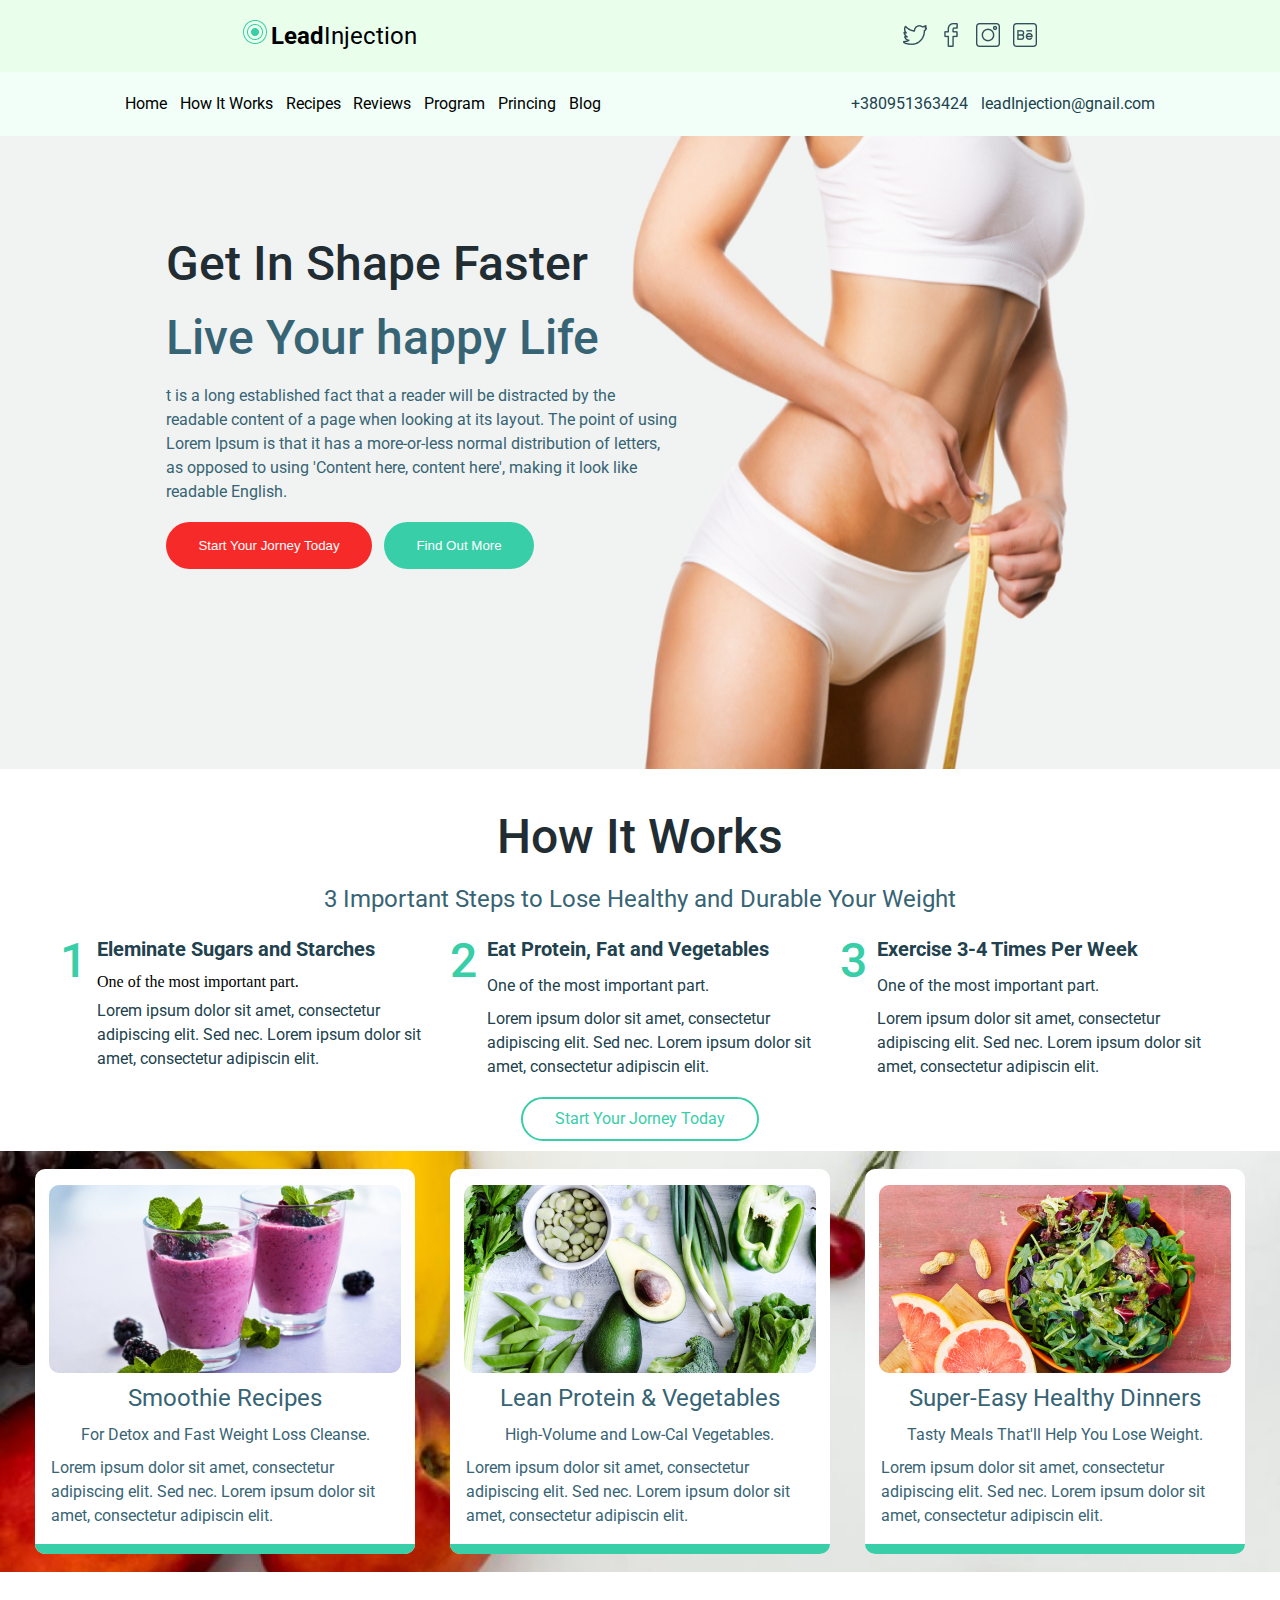
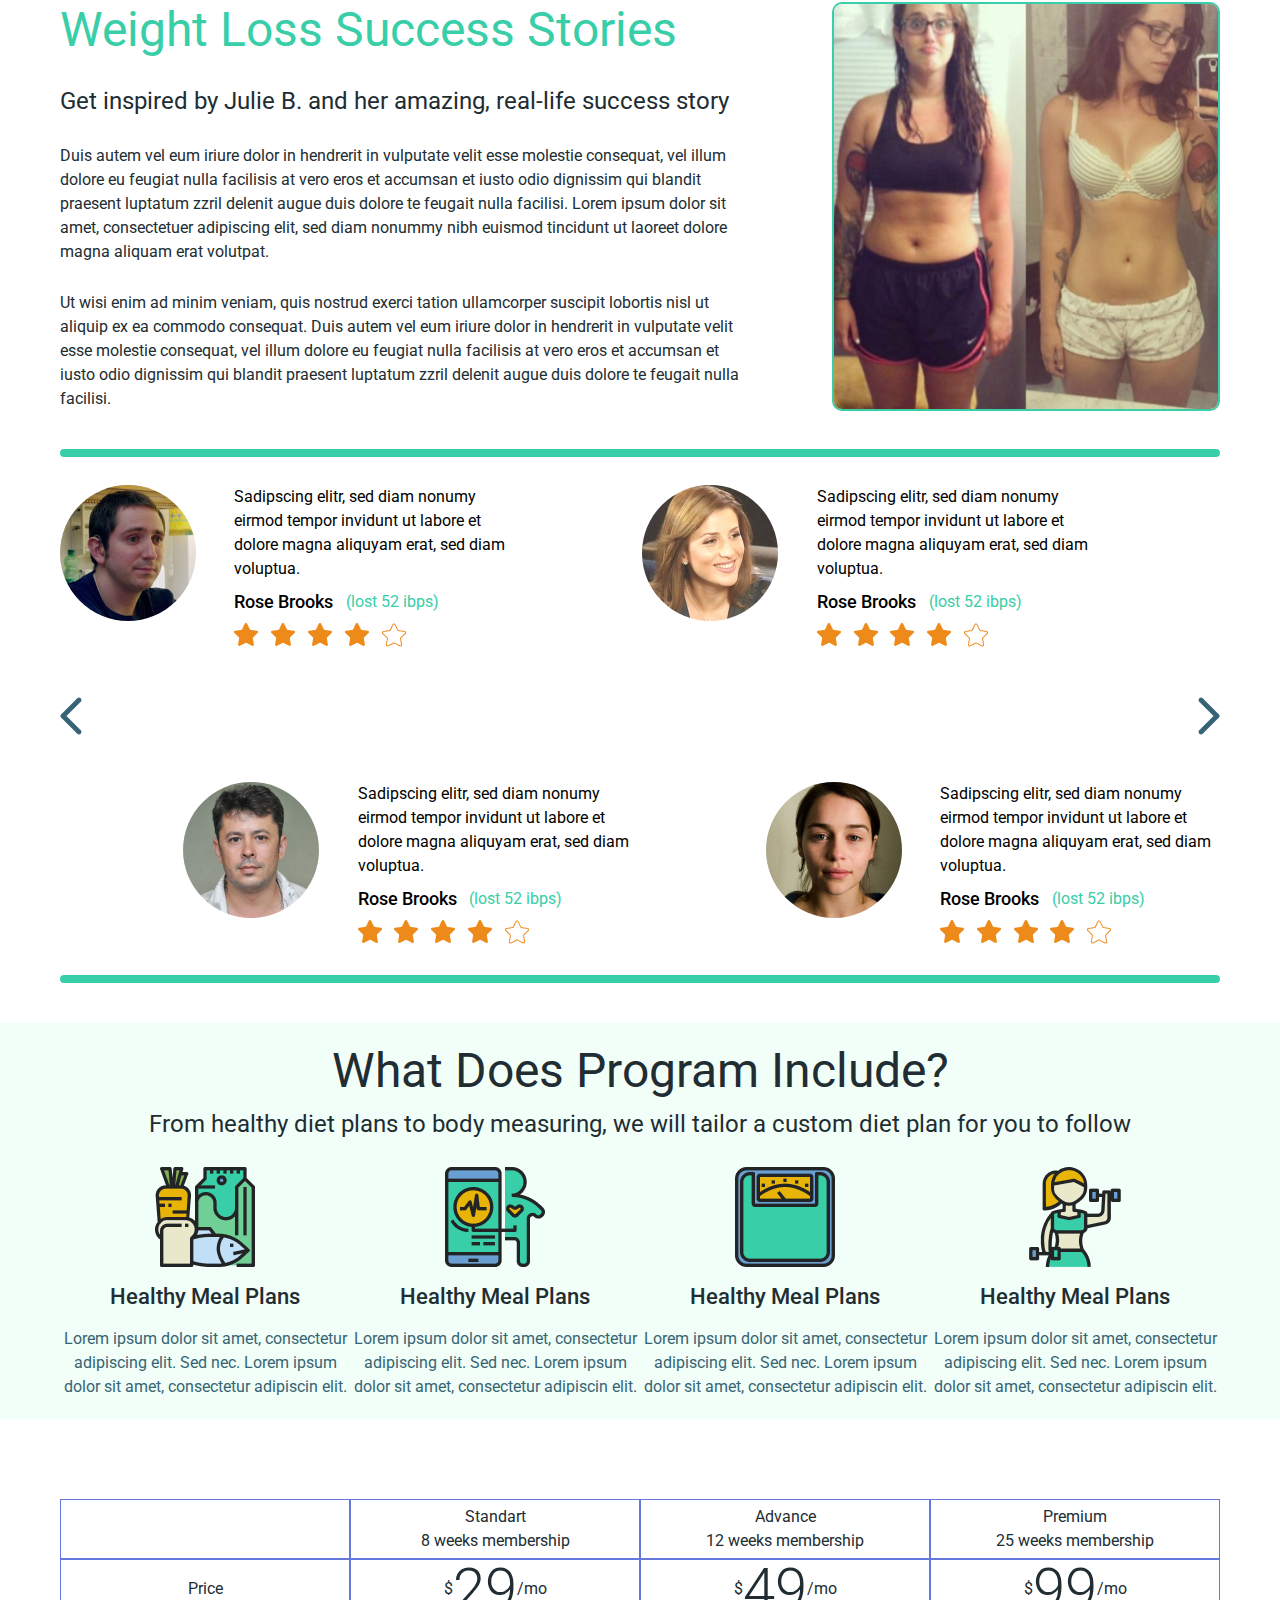
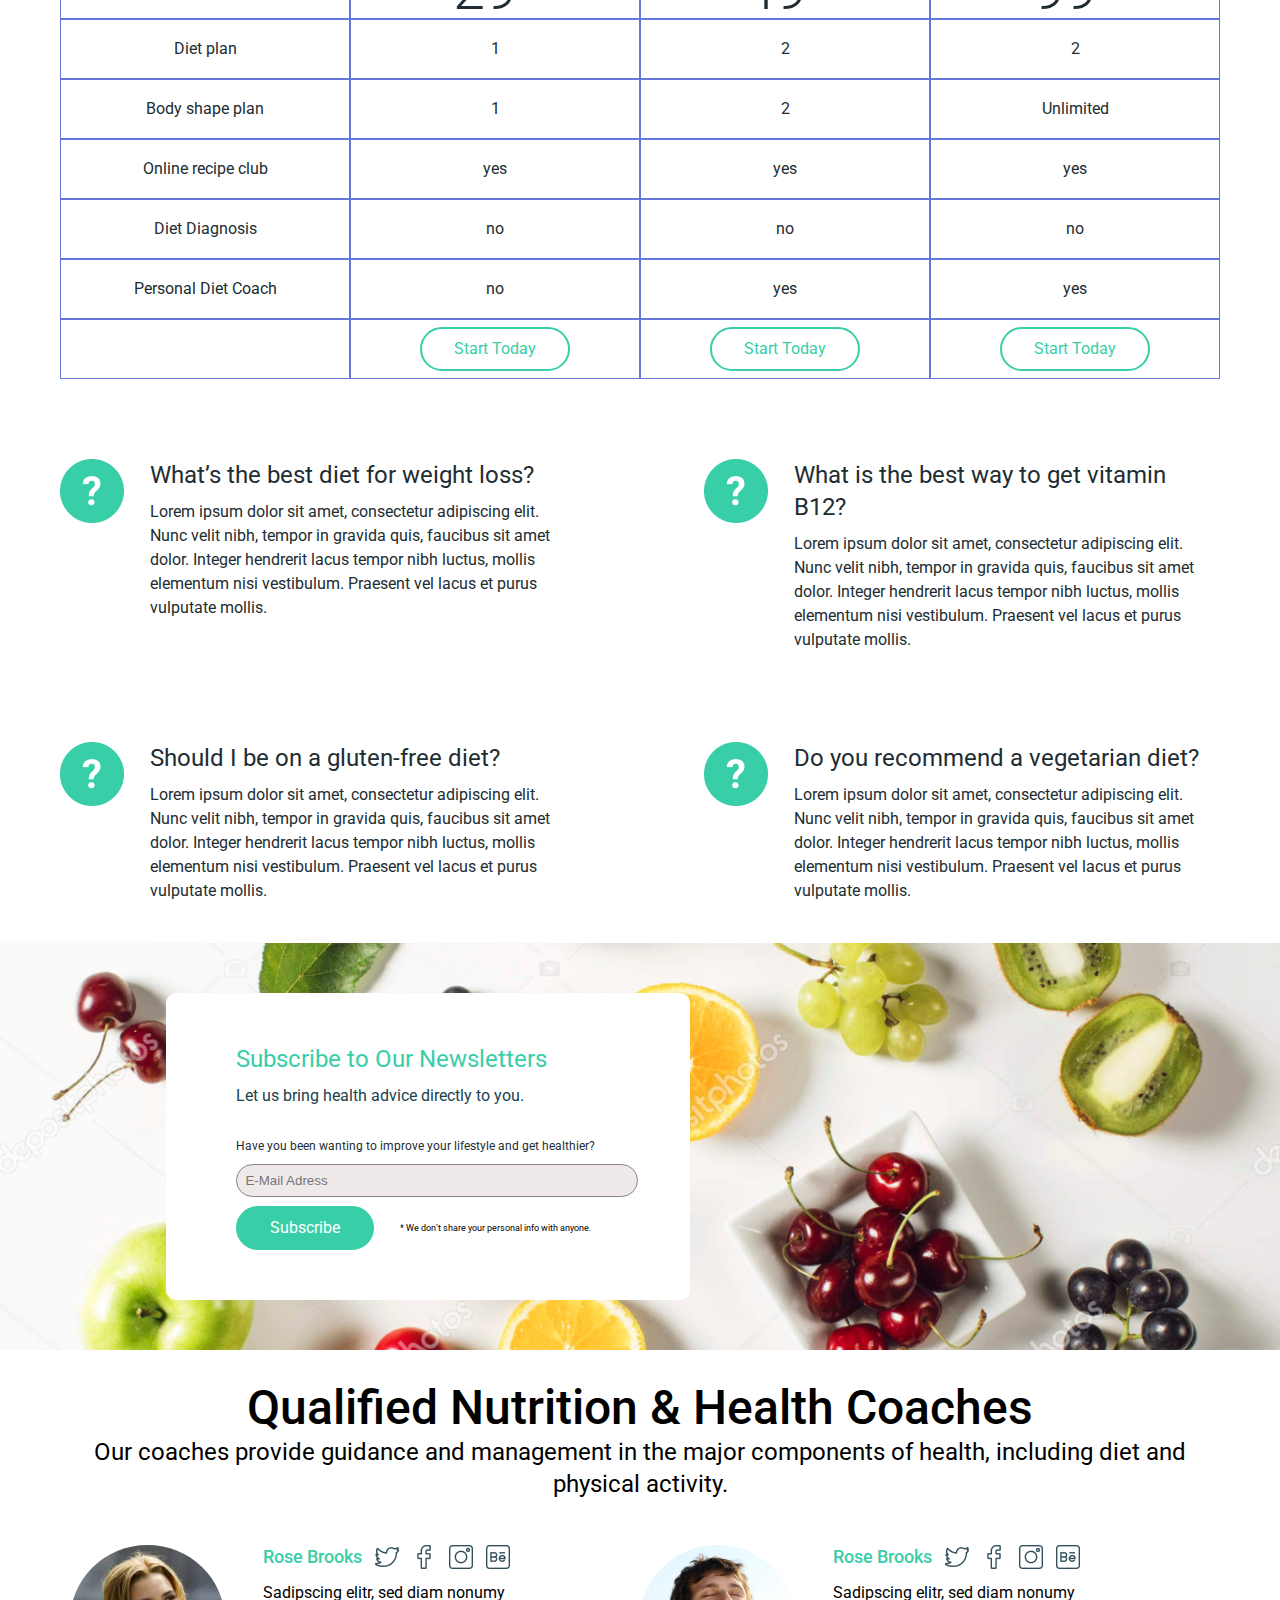
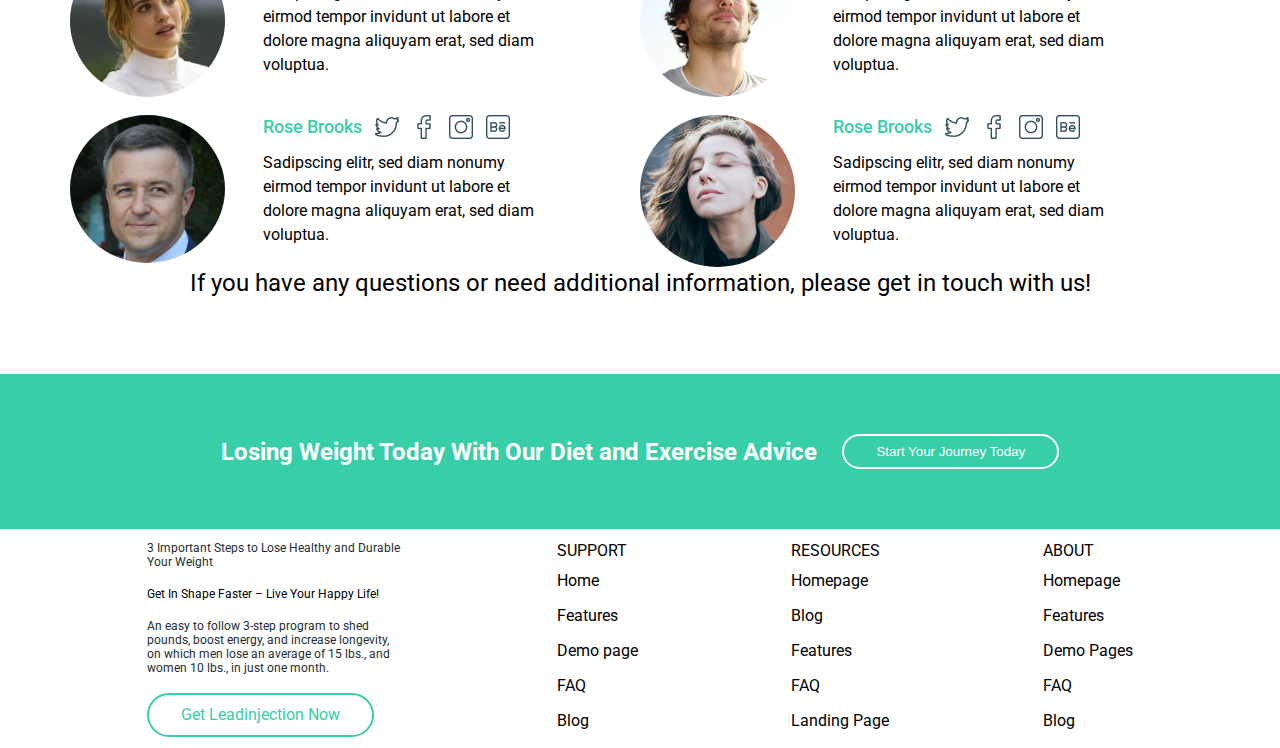
<file: Project 9 - leadInjection/index.html>
<!DOCTYPE html>
<html lang="en">
<head>
    <meta charset="UTF-8">
    <meta http-equiv="X-UA-Compatible" content="IE=edge">
    <meta name="viewport" content="width=device-width, initial-scale=1.0">
    <link rel="stylesheet" href="./Styles/reset.css">
    <link rel="stylesheet" href="./Styles/style.css">
    <link rel="preconnect" href="https://fonts.googleapis.com">
    <link rel="preconnect" href="https://fonts.gstatic.com" crossorigin>
    <link href="https://fonts.googleapis.com/css2?family=Roboto:wght@300;400;500;700&display=swap" rel="stylesheet">
    <title>LeadInjection</title>
</head>
<body>
    <header>
        <div class="head">
            <div class="head__logo logo">
                <img src="./Images/Group 3.png" alt="logo">
                <span><b>Lead</b>Injection</span>
            </div>  
            <nav>
                <ul class="head__social social">
                    <li class="social__item"><a href="#"><img src="./Images/twitter 1.png" alt="twitter"></a></li>
                    <li class="social__item"><a href="#"><img src="./Images/facebook 1.png" alt="facebook"></a></li>
                    <li class="social__item"><a href="#"><img src="./Images/instagram 1.png" alt="instagram"></a></li>
                    <li class="social__item"><a href="#"><img src="./Images/behance 1.png" alt="behance"></a></li>
                </ul>
            </nav>
        </div>
        <div class="navigation">
            <nav>
                <ul class="navigation__menu menu">
                    <li class="menu__item"><a href="#">Home</a></li>
                    <li class="menu__item"><a href="#">How It Works</a></li>
                    <li class="menu__item"><a href="#">Recipes</a></li>
                    <li class="menu__item"><a href="#">Reviews</a></li>
                    <li class="menu__item"><a href="#">Program</a></li>
                    <li class="menu__item"><a href="#">Princing</a></li>
                    <li class="menu__item"><a href="#">Blog</a></li>
                </ul>
            </nav>
            <div class="navigation__contacts contacts">
                <a href="tel:+380951363424">+380951363424</a>
                <a href="mailto:leadInjection@gnail.com ">leadInjection@gnail.com</a>
            </div>
        </div>
    </header>
    <main>
        <section class="promo">
            <div class="promo__callToAction callToAction">
                <h1 class="callToAction__title title">Get In Shape Faster</h1>
                <h1 class="callToAction__subtitle subtitle">Live Your happy Life</h1>
                <p class="callToAction__text text">t is a long established fact that a reader will be distracted by the readable content of a page when looking at its layout. The point of using Lorem Ipsum is that it has a more-or-less normal distribution of letters, as opposed to using 'Content here, content here', making it look like readable English.</p>
                <div class="callToAction__btnBox btnBox">
                    <button class="btnBox__btn btnBox__btn--red">Start Your Jorney Today</button>
                    <button class="btnBox__btn btnBox__btn--green">Find Out More</button>
                </div>
            </div>
        </section>
        <section>
            <div class="howItWorks">
                <h1 class="howItWorks__title title">How It Works</h1>
                <p class="howItWorks__text text">3 Important Steps to Lose Healthy and Durable Your Weight</p>
                <div class="howItWorks__cards">
                    <div class="howItWorks__conteiner">
                        <p class="howItWorks__conteiner number">1</p>
                        <div class="conteiner__card card">
                            <h1 class="card__title title">Eleminate Sugars and Starches</h1>
                            <span class="card_subtitle subtitle">One of the most important part.</span>
                            <p class="card__text text">Lorem ipsum dolor sit amet, consectetur adipiscing elit. Sed nec. Lorem ipsum dolor sit amet, consectetur adipiscin elit.</p>
                        </div>
                        <p class="howItWorks__conteiner number">2</p>
                        <div class="conteiner__card card">
                            <h1 class="card__title title">Eat Protein, Fat and Vegetables</h1>
                            <span class="card__subtitle subtitle">One of the most important part.</span>
                            <p class="card__text text">Lorem ipsum dolor sit amet, consectetur adipiscing elit. Sed nec. Lorem ipsum dolor sit amet, consectetur adipiscin elit.</p>
                        </div>
                        <p class="howItWorks__conteiner number">3</p>
                        <div class="conteiner__card card">
                            <h1 class="card__title title">Exercise 3-4 Times Per Week</h1>
                            <span class="card__subtitle subtitle">One of the most important part.</span>
                            <p class="card__text text">Lorem ipsum dolor sit amet, consectetur adipiscing elit. Sed nec. Lorem ipsum dolor sit amet, consectetur adipiscin elit.</p>
                        </div>
                    </div>
                </div>
                <button class="howItWorks__btn btn">Start Your Jorney Today</button>
            </div>
        </section>
        <section>
            <div class="offer">
                <ul>
                    <li class="list__cards cards">
                        <div class="cards__card">
                            <img class="card_img img"  src="./Images/cocteils.png" alt="cocteils">
                            <h1 class="card__title title">Smoothie Recipes</h1>
                            <span class="card__subtitle subtitle">For Detox and Fast Weight Loss Cleanse.</span>
                            <p class="card__text text">Lorem ipsum dolor sit amet, consectetur adipiscing elit. Sed nec. Lorem ipsum dolor sit amet, consectetur adipiscin elit.</p>
                        </div>
                    </li>
                    <li class="list__cards cards">
                        <div class="cards__card">
                            <img class="card_img img"  src="./Images/avocado.png" alt="avocado">
                            <h1 class="card__title title">Lean Protein & Vegetables</h1>
                            <span class="card__subtitle subtitle">High-Volume and Low-Cal Vegetables.</span>
                            <p class="card__text text">Lorem ipsum dolor sit amet, consectetur adipiscing elit. Sed nec. Lorem ipsum dolor sit amet, consectetur adipiscin elit.</p>
                        </div>
                    </li>
                    <li class="list__cards cards">
                        <div class="cards__card">
                            <img class="card_img img" src="./Images/salad.png" alt="salat">
                            <h1 class="card__title title">Super-Easy Healthy Dinners</h1>
                            <span class="card__subtitle subtitle">Tasty Meals That'll Help You Lose Weight.</span>
                            <p class="card__text text">Lorem ipsum dolor sit amet, consectetur adipiscing elit. Sed nec. Lorem ipsum dolor sit amet, consectetur adipiscin elit.</p>
                        </div>
                    </li>
                </ul>
            </div>
        </section>
        <section>
            <div class="success">
                <div class="success__story">
                    <h1 class="success__title title">Weight Loss Success Stories</h1>
                    <span class="success__subtitle subtitle">Get inspired by Julie B. and her amazing, real-life success story</span>
                    <p class="success__text text">Duis autem vel eum iriure dolor in hendrerit in vulputate velit esse molestie consequat, vel illum dolore eu feugiat nulla facilisis at vero eros et accumsan et iusto odio dignissim qui blandit praesent luptatum zzril delenit augue duis dolore te feugait nulla facilisi. Lorem ipsum dolor sit amet, consectetuer adipiscing elit, sed diam nonummy nibh euismod tincidunt ut laoreet dolore magna aliquam erat volutpat.</p>
                    <p class="success__text text">Ut wisi enim ad minim veniam, quis nostrud exerci tation ullamcorper suscipit lobortis nisl ut aliquip ex ea commodo consequat. Duis autem vel eum iriure dolor in hendrerit in vulputate velit esse molestie consequat, vel illum dolore eu feugiat nulla facilisis at vero eros et accumsan et iusto odio dignissim qui blandit praesent luptatum zzril delenit augue duis dolore te feugait nulla facilisi.</p>
                </div>
                <img src="./Images/fat lady.png" alt="fat lady" class="success__img">
            </div>
            <hr>
        </section>
        <section>
            <div>
                <div class="testimony">
                    <div class="face">
                        <img src="./Images/face 1.png" alt="face 1" class="photo">
                        <div class="case__info">
                            <p class="case__text text">Sadipscing elitr, sed diam nonumy eirmod tempor invidunt ut labore et dolore magna aliquyam erat, sed diam voluptua.</p>
                            <div class="infoConteiner">
                                <h1 class="infoConteiner__title title">Rose Brooks</h1>
                                <p class="infoConteiner__text text">(lost 52 ibps)</p>
                            </div>
                            <ul class="case__list list">
                                <li><img src="./Images/fill star.png" alt="filled star"></li>
                                <li><img src="./Images/fill star.png" alt="filled star"></li>
                                <li><img src="./Images/fill star.png" alt="filled star"></li>
                                <li><img src="./Images/fill star.png" alt="filled star"></li>
                                <li><img src="./Images/star.png" alt="star"></li>                        
                            </ul>
                        </div>
                    </div>
                    <div class="face">
                        <img src="./Images/face 2.png" alt="face 1" class="photo">
                        <div class="case__info">
                            <p class="case__text text">Sadipscing elitr, sed diam nonumy eirmod tempor invidunt ut labore et dolore magna aliquyam erat, sed diam voluptua.</p>
                            <div class="infoConteiner">
                                <h1 class="infoConteiner__title title">Rose Brooks</h1>
                                <p class="infoConteiner__text text">(lost 52 ibps)</p>
                            </div>
                            <ul class="case__list list">
                                <li><img src="./Images/fill star.png" alt="filled star"></li>
                                <li><img src="./Images/fill star.png" alt="filled star"></li>
                                <li><img src="./Images/fill star.png" alt="filled star"></li>
                                <li><img src="./Images/fill star.png" alt="filled star"></li>
                                <li><img src="./Images/star.png" alt="star"></li>                        
                            </ul>
                        </div>
                    </div>
                </div>
            </div>
            <div class="arrows">
                <img src="./Images/Arrow 2.png" alt="arrow">
                <img src="./Images/Arrow 1.png" alt="arrow">
            </div>
            <div class="testimony testimony--right">
                <div class="face">
                    <img src="./Images/face 3.png" alt="face 1" class="photo">
                    <div class="case__info">
                        <p class="case__text text">Sadipscing elitr, sed diam nonumy eirmod tempor invidunt ut labore et dolore magna aliquyam erat, sed diam voluptua.</p>
                        <div class="infoConteiner">
                            <h1 class="infoConteiner__title title">Rose Brooks</h1>
                            <p class="infoConteiner__text text">(lost 52 ibps)</p>
                        </div>
                        <ul class="case__list list">
                            <li><img src="./Images/fill star.png" alt="filled star"></li>
                            <li><img src="./Images/fill star.png" alt="filled star"></li>
                            <li><img src="./Images/fill star.png" alt="filled star"></li>
                            <li><img src="./Images/fill star.png" alt="filled star"></li>
                            <li><img src="./Images/star.png" alt="star"></li>                        
                        </ul>
                    </div>
                </div>
                <div class="face">
                    <img src="./Images/face 4.png" alt="face 1" class="photo">
                    <div class="case__info">
                        <p class="case__text text">Sadipscing elitr, sed diam nonumy eirmod tempor invidunt ut labore et dolore magna aliquyam erat, sed diam voluptua.</p>
                        <div class="infoConteiner">
                            <h1 class="infoConteiner__title title">Rose Brooks</h1>
                            <p class="infoConteiner__text text">(lost 52 ibps)</p>
                        </div>
                        <ul class="case__list list">
                            <li><img src="./Images/fill star.png" alt="filled star"></li>
                            <li><img src="./Images/fill star.png" alt="filled star"></li>
                            <li><img src="./Images/fill star.png" alt="filled star"></li>
                            <li><img src="./Images/fill star.png" alt="filled star"></li>
                            <li><img src="./Images/star.png" alt="star"></li>                        
                        </ul>
                    </div>
                </div>
            </div>
        </div>
        <hr>
        </section>
        <section>
            <div class="include">
                <h1 class="include__title title">What Does Program Include?</h1>
                <p class="include__subtitle subtitle">From healthy diet plans to body measuring, we will tailor a custom diet plan for you to follow</p>
                <div class="include__conteiner">
                    <div class="include__option">
                        <img src="./Images/healthy-food 1.png" alt="oops">
                        <h1 class="option__title title">Healthy Meal Plans</h1>
                        <p class="option__text text">Lorem ipsum dolor sit amet, consectetur adipiscing elit. Sed nec. Lorem ipsum dolor sit amet, consectetur adipiscin elit.</p>
                    </div>
                    <div class="include__option">
                        <img src="./Images/heart-rate 1.png" alt="oops">
                        <h1 class="option__title title">Healthy Meal Plans</h1>
                        <p class="option__text text">Lorem ipsum dolor sit amet, consectetur adipiscing elit. Sed nec. Lorem ipsum dolor sit amet, consectetur adipiscin elit.</p>
                    </div>
                    <div class="include__option">
                        <img src="./Images/weight 1.png" alt="oops">
                        <h1 class="option__title title">Healthy Meal Plans</h1>
                        <p class="option__text text">Lorem ipsum dolor sit amet, consectetur adipiscing elit. Sed nec. Lorem ipsum dolor sit amet, consectetur adipiscin elit.</p>
                    </div>
                    <div class="include__option">
                        <img src="./Images/woman 1.png" alt="oops">
                        <h1 class="option__title title">Healthy Meal Plans</h1>
                        <p class="option__text text">Lorem ipsum dolor sit amet, consectetur adipiscing elit. Sed nec. Lorem ipsum dolor sit amet, consectetur adipiscin elit.</p>
                    </div>
                </div>
            </div>
        </section>
        <section>
            <div class="table">
                <div class="cell"></div>
                <div class="cell">Standart<br>8 weeks membership</div>
                <div class="cell">Advance<br>12 weeks membership</div>
                <div class="cell">Premium<br>25 weeks membership</div>
                <div class="cell">Price</div>
                <div class="cell">$<p>29</p>/mo</div>
                <div class="cell">$<p>49</p>/mo</div>
                <div class="cell">$<p>99</p>/mo</div>
                <div class="cell">Diet plan</div>
                <div class="cell">1</div>
                <div class="cell">2</div>
                <div class="cell">2</div>
                <div class="cell">Body shape plan</div>
                <div class="cell">1</div>
                <div class="cell">2</div>
                <div class="cell">Unlimited</div>
                <div class="cell">Online recipe club</div>
                <div class="cell">yes</div>
                <div class="cell">yes</div>
                <div class="cell">yes</div>
                <div class="cell">Diet Diagnosis</div>
                <div class="cell">no</div>
                <div class="cell">no</div>
                <div class="cell">no</div>
                <div class="cell">Personal Diet Coach</div>
                <div class="cell">no</div>
                <div class="cell">yes</div>
                <div class="cell">yes</div>
                <div class="cell"></div>
                <div class="cell"><button class="btn">Start Today</button></div>
                <div class="cell"><button class="btn">Start Today</button></div>
                <div class="cell"><button class="btn">Start Today</button></div>
              </div>
        </section>
        <section>
            <div class="questions">
                <div class="question">
                    <img src="./Images/Group 48.png" alt="question mark">
                        <div class="question__discription">
                            <h1 class="question__title title">What’s the best diet for weight loss? </h1>
                            <p class="question__text text">Lorem ipsum dolor sit amet, consectetur adipiscing elit. Nunc velit nibh, tempor in gravida quis, faucibus sit amet dolor. Integer hendrerit lacus tempor nibh luctus, mollis elementum nisi vestibulum. Praesent vel lacus et purus vulputate mollis. </p>
                        </div>
                </div>
                <div class="question">
                    <img src="./Images/Group 48.png" alt="question mark">
                        <div class="question__discription">
                            <h1 class="question__title title">What is the best way to get vitamin B12?</h1>
                            <p class="question__text text">Lorem ipsum dolor sit amet, consectetur adipiscing elit. Nunc velit nibh, tempor in gravida quis, faucibus sit amet dolor. Integer hendrerit lacus tempor nibh luctus, mollis elementum nisi vestibulum. Praesent vel lacus et purus vulputate mollis. </p>
                        </div>
                </div>
                <div class="question">
                    <img src="./Images/Group 48.png" alt="question mark">
                        <div class="question__discription">
                            <h1 class="question__title title">Should I be on a gluten-free diet?</h1>
                            <p class="question__text text">Lorem ipsum dolor sit amet, consectetur adipiscing elit. Nunc velit nibh, tempor in gravida quis, faucibus sit amet dolor. Integer hendrerit lacus tempor nibh luctus, mollis elementum nisi vestibulum. Praesent vel lacus et purus vulputate mollis. </p>
                        </div>
                </div>
                <div class="question">
                    <img src="./Images/Group 48.png" alt="question mark">
                        <div class="question__discription">
                            <h1 class="question__title title">Do you recommend a vegetarian diet?</h1>
                            <p class="question__text text">Lorem ipsum dolor sit amet, consectetur adipiscing elit. Nunc velit nibh, tempor in gravida quis, faucibus sit amet dolor. Integer hendrerit lacus tempor nibh luctus, mollis elementum nisi vestibulum. Praesent vel lacus et purus vulputate mollis. </p>
                        </div>
                </div>
            </div>
        </section>
        <section>
            <div class="subscribe">
                <div class="form">
                    <h1 class="form__title title">Subscribe to Our Newsletters</h1>
                    <h2 class="form__subtitle subtitle">Let us bring health advice directly to you.</h2>
                    <span class="form__text text">Have you been wanting to improve your lifestyle and get healthier?</span>
                    <input type="email" placeholder="E-Mail Adress" class="form__input input">
                    <div class="form__btn">
                        <button class="form__btn btn">Subscribe</button>
                        <p class="form__btn text">* We don’t share your personal info with anyone.</p>
                    </div>
                </div>
            </div>
        </section>
        <section class="coach">
            <h1 class="coach__title title">Qualified Nutrition & Health Coaches</h1>
            <p class="coach__subtitle subtitle">Our coaches provide guidance and management in the major components of health, including diet and physical activity.</p>
            <div class="coaches">
                <div class="face">
                    <img src="./Images/face 5.png" alt="face 1" class="photo">
                    <div class="case__info">
                        <div class="infoConteiner">
                            <h1 class="infoConteiner__title infoConteiner__title--green">Rose Brooks</h1>
                            <ul class="head__social social">
                                <li class="social__item"><a href="#"><img src="./Images/twitter 1.png" alt="twitter"></a></li>
                                <li class="social__item"><a href="#"><img src="./Images/facebook 1.png" alt="facebook"></a></li>
                                <li class="social__item"><a href="#"><img src="./Images/instagram 1.png" alt="instagram"></a></li>
                                <li class="social__item"><a href="#"><img src="./Images/behance 1.png" alt="behance"></a></li>
                            </ul>
                        </div>
                        <p class="case__text text">Sadipscing elitr, sed diam nonumy eirmod tempor invidunt ut labore et dolore magna aliquyam erat, sed diam voluptua.</p>
                    </div>
                </div>
                <div class="face">
                    <img src="./Images/face 6.png" alt="face 1" class="photo">
                    <div class="case__info">
                        <div class="infoConteiner">
                            <h1 class="infoConteiner__title infoConteiner__title--green">Rose Brooks</h1>
                            <ul class="head__social social">
                                <li class="social__item"><a href="#"><img src="./Images/twitter 1.png" alt="twitter"></a></li>
                                <li class="social__item"><a href="#"><img src="./Images/facebook 1.png" alt="facebook"></a></li>
                                <li class="social__item"><a href="#"><img src="./Images/instagram 1.png" alt="instagram"></a></li>
                                <li class="social__item"><a href="#"><img src="./Images/behance 1.png" alt="behance"></a></li>
                            </ul>
                        </div>
                        <p class="case__text text">Sadipscing elitr, sed diam nonumy eirmod tempor invidunt ut labore et dolore magna aliquyam erat, sed diam voluptua.</p>
                    </div>
                </div>
                <div class="face">
                    <img src="./Images/face 7.png" alt="face 1" class="photo">
                    <div class="case__info">
                        <div class="infoConteiner">
                            <h1 class="infoConteiner__title infoConteiner__title--green">Rose Brooks</h1>
                            <ul class="head__social social">
                                <li class="social__item"><a href="#"><img src="./Images/twitter 1.png" alt="twitter"></a></li>
                                <li class="social__item"><a href="#"><img src="./Images/facebook 1.png" alt="facebook"></a></li>
                                <li class="social__item"><a href="#"><img src="./Images/instagram 1.png" alt="instagram"></a></li>
                                <li class="social__item"><a href="#"><img src="./Images/behance 1.png" alt="behance"></a></li>
                            </ul>
                        </div>
                        <p class="case__text text">Sadipscing elitr, sed diam nonumy eirmod tempor invidunt ut labore et dolore magna aliquyam erat, sed diam voluptua.</p>
                    </div>
                </div>
                <div class="face">
                    <img src="./Images/face 8.png" alt="face 1" class="photo">
                    <div class="case__info">
                        <div class="infoConteiner">
                            <h1 class="infoConteiner__title infoConteiner__title--green">Rose Brooks</h1>
                            <ul class="head__social social">
                                <li class="social__item"><a href="#"><img src="./Images/twitter 1.png" alt="twitter"></a></li>
                                <li class="social__item"><a href="#"><img src="./Images/facebook 1.png" alt="facebook"></a></li>
                                <li class="social__item"><a href="#"><img src="./Images/instagram 1.png" alt="instagram"></a></li>
                                <li class="social__item"><a href="#"><img src="./Images/behance 1.png" alt="behance"></a></li>
                            </ul>
                        </div>
                        <p class="case__text text">Sadipscing elitr, sed diam nonumy eirmod tempor invidunt ut labore et dolore magna aliquyam erat, sed diam voluptua.</p>
                    </div>
                </div>
            </div>
            <p class="coach__subtitle subtitle">If you have any questions or need additional information, please get in touch with us!</p>
        </section>
        <section class="start">
            <div class="start__conteiner">
                <p class="start__text text">Losing Weight Today With Our Diet and Exercise Advice</p>
                <button class="start__btn btn--white">Start Your Journey Today</button>
            </div>
        </section>
    </main>
    <footer class="footer">
        <div class="footer1">
            <p class="footer1__text text">3 Important Steps to Lose Healthy and Durable Your Weight</p>
            <p class="footer1__text footer1__text--black">Get In Shape Faster – Live Your Happy Life!</p>
            <p class="footer1__text text">An easy to follow 3-step program to shed pounds, boost energy, and increase longevity, on which men lose an average of 15 lbs., and women 10 lbs., in just one month.</p>
            <button class="footer1__btn btn">Get Leadinjection Now</button>
        </div>
        <nav class="menu">
            <h1 class="menu__title title">SUPPORT</h1>
            <ul>
                <li><a href="#">Home</a></li>
                <li><a href="#">Features</a></li>
                <li><a href="#">Demo page</a></li>
                <li><a href="#">FAQ</a></li>
                <li><a href="#">Blog</a></li>
            </ul>
        </nav>
        <nav class="menu">
            <h1 class="menu__title title">RESOURCES</h1>
            <ul>
                <li><a href="#">Homepage</a></li>
                <li><a href="#">Blog</a></li>
                <li><a href="#">Features</a></li>
                <li><a href="#">FAQ</a></li>
                <li><a href="#">Landing Page</a></li>
            </ul>
        </nav>
        <nav class="menu">
            <h1 class="menu__title title">ABOUT</h1>
            <ul>
                <li><a href="#">Homepage</a></li>
                <li><a href="#">Features</a></li>
                <li><a href="#">Demo Pages</a></li>
                <li><a href="#">FAQ</a></li>
                <li><a href="#">Blog</a></li>
            </ul>
        </nav>
    </footer>
</body>
</html>
</file>
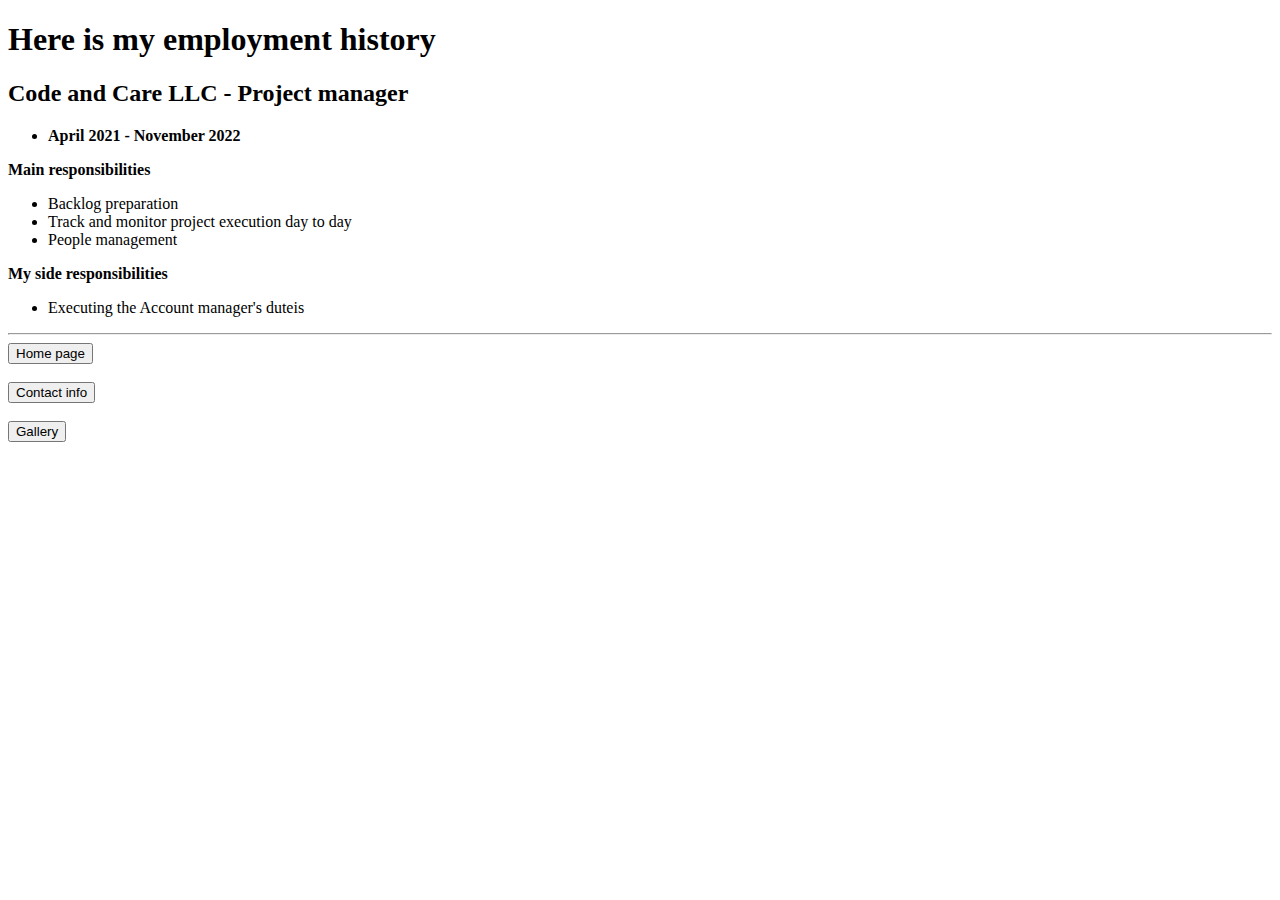
<file: Project 1 - CV /Pages/about.html>
<!DOCTYPE html>
<html lang="en">
<head>
    <meta charset="UTF-8">
    <meta http-equiv="X-UA-Compatible" content="IE=edge">
    <meta name="viewport" content="width=device-width, initial-scale=1.0">
    <link rel="shortcut icon" type="image/png" href="../Images/HTML_icon.ico">
    <title>About</title>
</head>
<body>
    <h1>Here is my employment history</h1>
    <h2><b>Code and Care LLC - Project manager</b></h2>
    <ul>
        <li><b>April 2021 - November 2022</b></li>
    </ul>
    <p><b>Main responsibilities</b></p>
    <ul>
        <li>Backlog preparation</li>
        <li> Track and monitor project execution day to day</li>
        <li> People management</li>
    </ul>
    <p><b>My side responsibilities </b></p>
    <ul>
        <li>Executing the Account manager's duteis</li>
    </ul>
    <hr>
    <form target="_blank">
        <button type="submit" formaction="../index.html">Home page</button>
    </form>
    <br>
  <form target="_blank">
    <button type="submit" formaction="../Pages/contact info.html">Contact info</button>
  </form>
  <br>
  <form target="_blank">
    <button type="submit" formaction="../Pages/gallery.html">Gallery</button>
  </form>
</body>
</html>
</file>
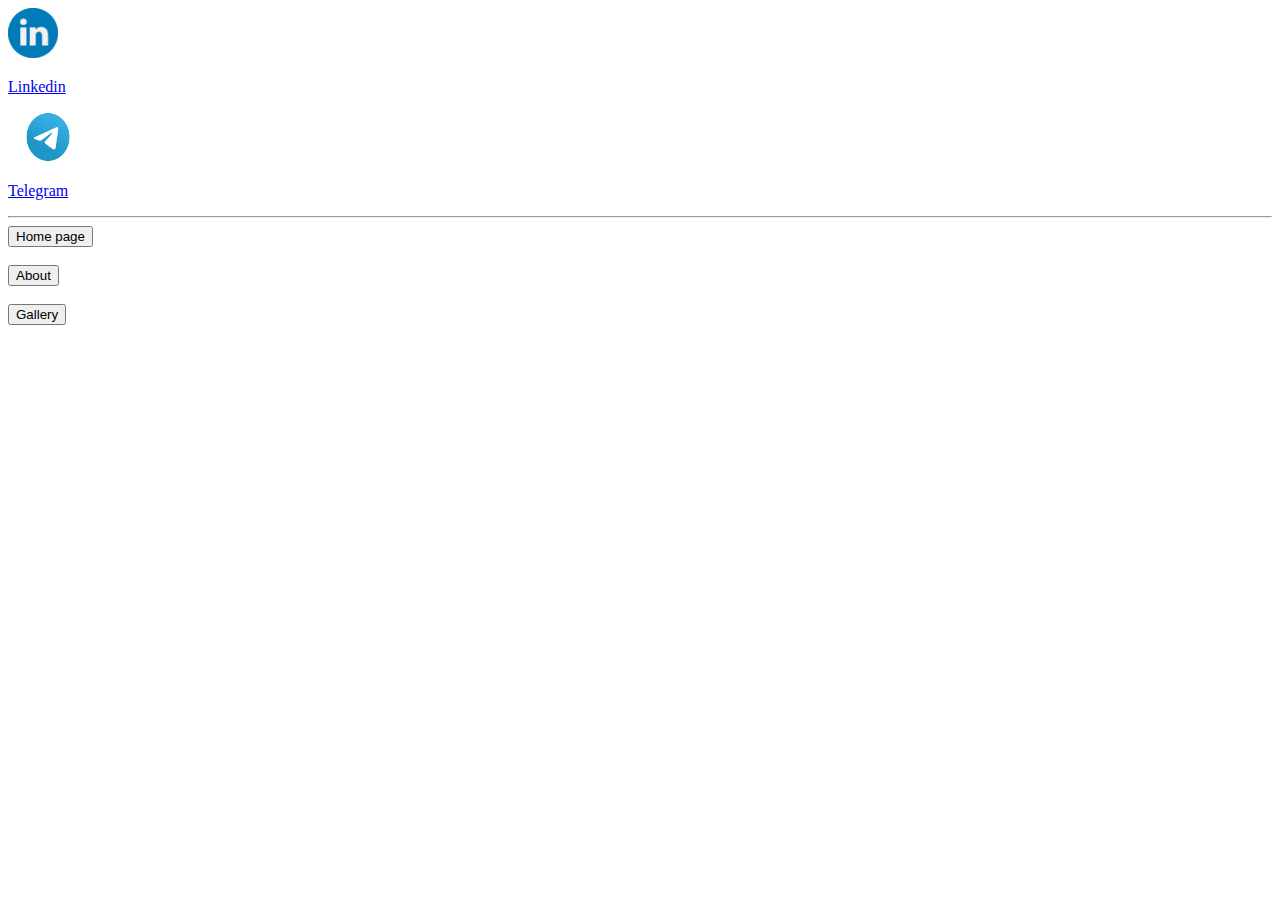
<file: Project 1 - CV /Pages/contact info.html>
<!DOCTYPE html>
<html lang="en">
<head>
    <meta charset="UTF-8">
    <meta http-equiv="X-UA-Compatible" content="IE=edge">
    <meta name="viewport" content="width=device-width, initial-scale=1.0">
    <link rel="shortcut icon" type="image/png" href="../Images/HTML_icon.ico">
    <title>Contact info</title>
</head>
<body>
   <a href="https://www.linkedin.com/feed/" target="_blank"> <img src="../Images/Linkedin _logo.png" alt="Here must be Linkedin logo"
     width="50" height="50"><p>Linkedin</p></a>
   <a href="https://t.me/maksim_semenyuta" target="_blank"><img src="../Images/Telegram_logo.png" alt="Here must be Telegram logo" 
     width="80" height="50"><p>Telegram</p></a>
     <hr>
     <form target="_blank">
        <button type="submit" formaction="../index.html" >Home page</button>
    </form>
    <br>
    <form target="_blank">
        <button type="submit" formaction="../Pages/about.html">About</button>
     </form>
     <br>
     <form target="_blank">
        <button type="submit" formaction="../Pages/gallery.html">Gallery</button>
     </form>
</body>
</html>
</file>
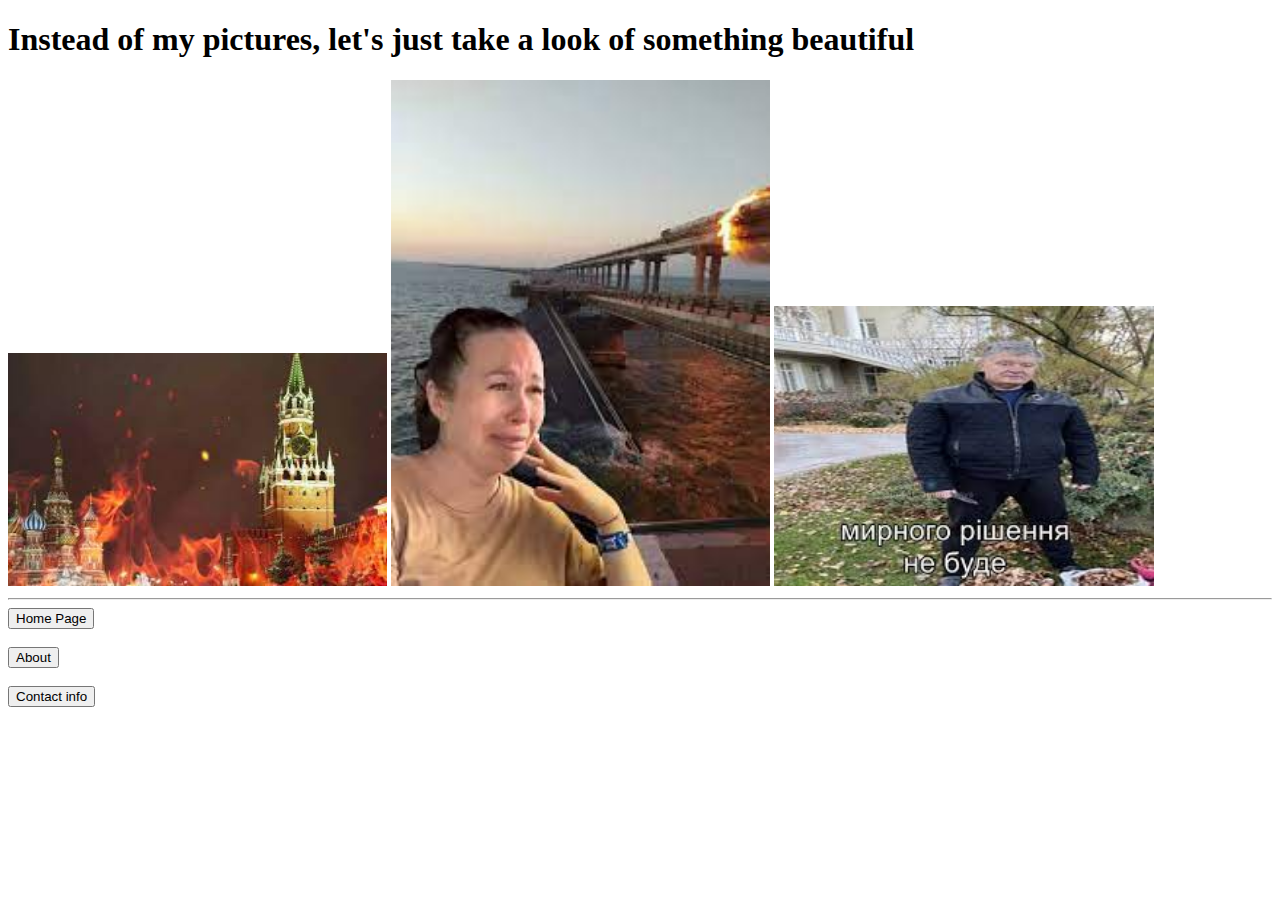
<file: Project 1 - CV /Pages/gallery.html>
<!DOCTYPE html>
<html lang="en">
<head>
    <meta charset="UTF-8">
    <meta http-equiv="X-UA-Compatible" content="IE=edge">
    <meta name="viewport" content="width=device-width, initial-scale=1.0">
    <link rel="shortcut icon" type="image/png" href="../Images/HTML_icon.ico">
    <title>Gallery</title>
</head>
<body>
    <h1>Instead of my pictures, let's just take a look of something beautiful</h1>
    <img src="../Images/burn1.jpeg" width="30%">
    <img src="../Images/Crimea.jpeg" width="30%">
    <img src="../Images/poroh.jpeg" width="30%">
    <hr>
    <form target="_blank">
        <button type="submit" formaction="../index.html">Home Page</button>
      </form>
      <br>
    <form target="_blank">
        <button type="submit" formaction="../Pages/about.html">About</button>
    </form>
    <br>
  <form target="_blank">
    <button type="submit" formaction="../Pages/contact info.html">Contact info</button>
  </form>
</body>
</html>
</file>
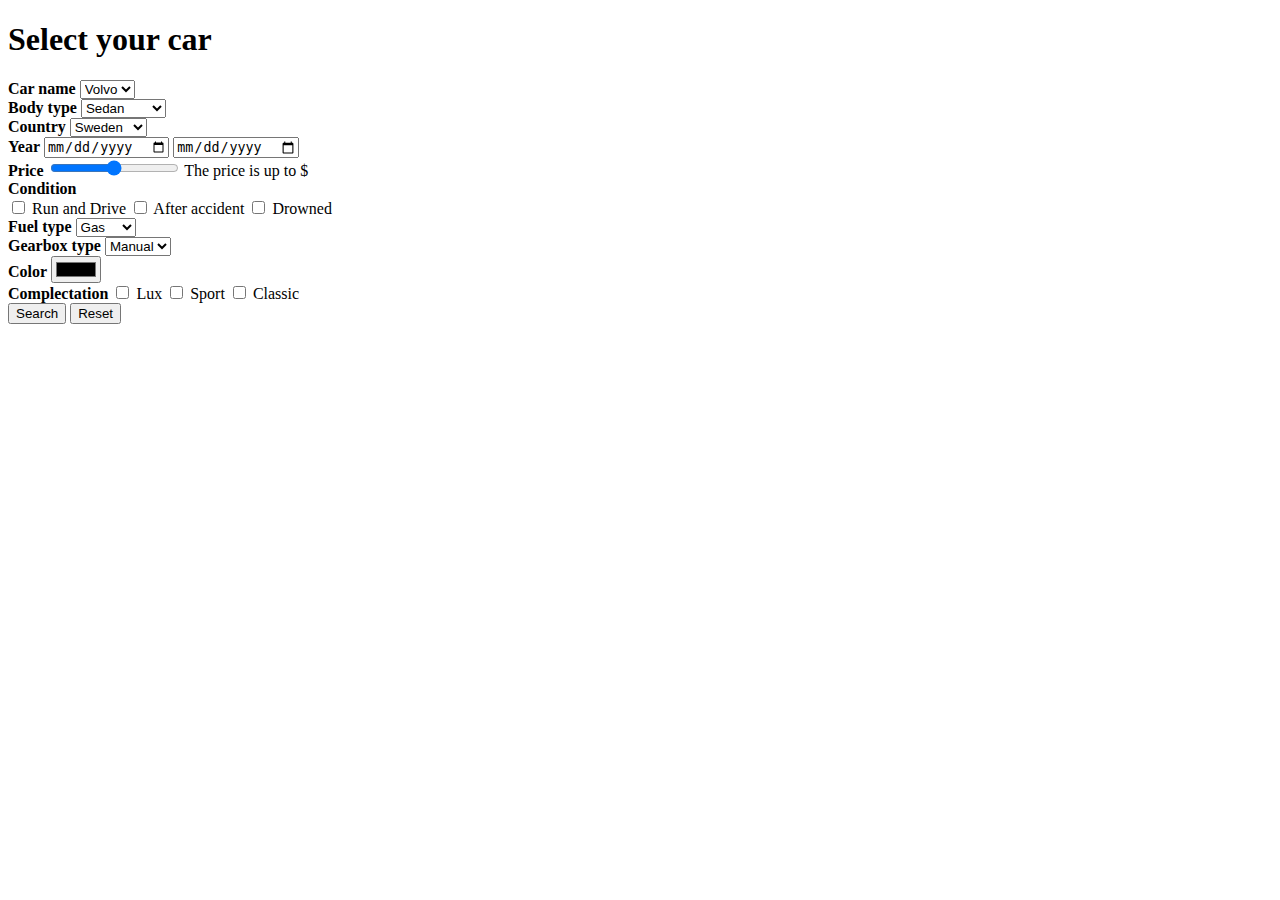
<file: Project 3 - Forms/Pages/car_select.html>
<!DOCTYPE html>
<html lang="en">
<head>
    <meta charset="UTF-8">
    <meta http-equiv="X-UA-Compatible" content="IE=edge">
    <meta name="viewport" content="width=device-width, initial-scale=1.0">
    <title>Car Selection</title>
</head>
<body>
    <h1>Select your car</h1>
    <form oninput="result.value = slider.value" target="_blank">
        <label><b>Car name</b></label>
        <select name="cars">
            <option value="volvo">Volvo</option>
            <option value="saab">Saab</option>
            <option value="fiat">Fiat</option>
            <option value="audi">Audi</option>
          </select>
          <br>
          <label><b>Body type</b></label>
          <select name="body">
            <option value="Sedan">Sedan</option>
            <option value="Hatchback">Hatchback</option>
            <option value="Suv">SUV</option>
          </select>
          <br>
          <Label><b>Country</b></Label>
          <select name="country">
            <option value="Sweden">Sweden</option>
            <option value="Italy">Italy</option>
            <option value="Germany">Germany</option>
          </select>
          <br>
          <label><b>Year</b></label>
          <input type="date" min="1980-01-01">
          <input type="date" max="2023-31-12">
          <br>
          <label><b>Price</b></label>
          <input type="range" id="slider" name="slider" min="0" max="10000">
          The price is up to <output name="result" for="slider"></output> $
          <br>
          <label><b>Condition</b></label>
          <br>
          <input type="checkbox" name="run and drive" value="run and drive "> Run and Drive
          <input type="checkbox" name="hit" value="hit "> After accident
          <input type="checkbox" name="drowned" value="drowned "> Drowned
          <br>
          <label><b>Fuel type</b></Label>
          <select>
            <option value="gas">Gas</option>
            <option value="diesel">Diesel</option>
          </select>
          <br>
          <label><b>Gearbox type</b></label>
          <select>
            <option value="manual">Manual</option>
            <option value="auto">Auto</option>
          </select>
          <br>
          <label><b>Color</b></label>
          <input type="color">
          <br>
          <label><b>Complectation</b></label>
          <input type="checkbox" name="lux" value="lux"> Lux
          <input type="checkbox" name="sport" value="sport"> Sport
          <input type="checkbox" name="classic" value="classic"> Classic
          <br>
          <button type="submit" formaction="https://auto.ria.com/uk/">Search</button> <!--Autoria it's a joke-->
          <button type="reset">Reset</button>
    </form>
</body>
</html>
</file>
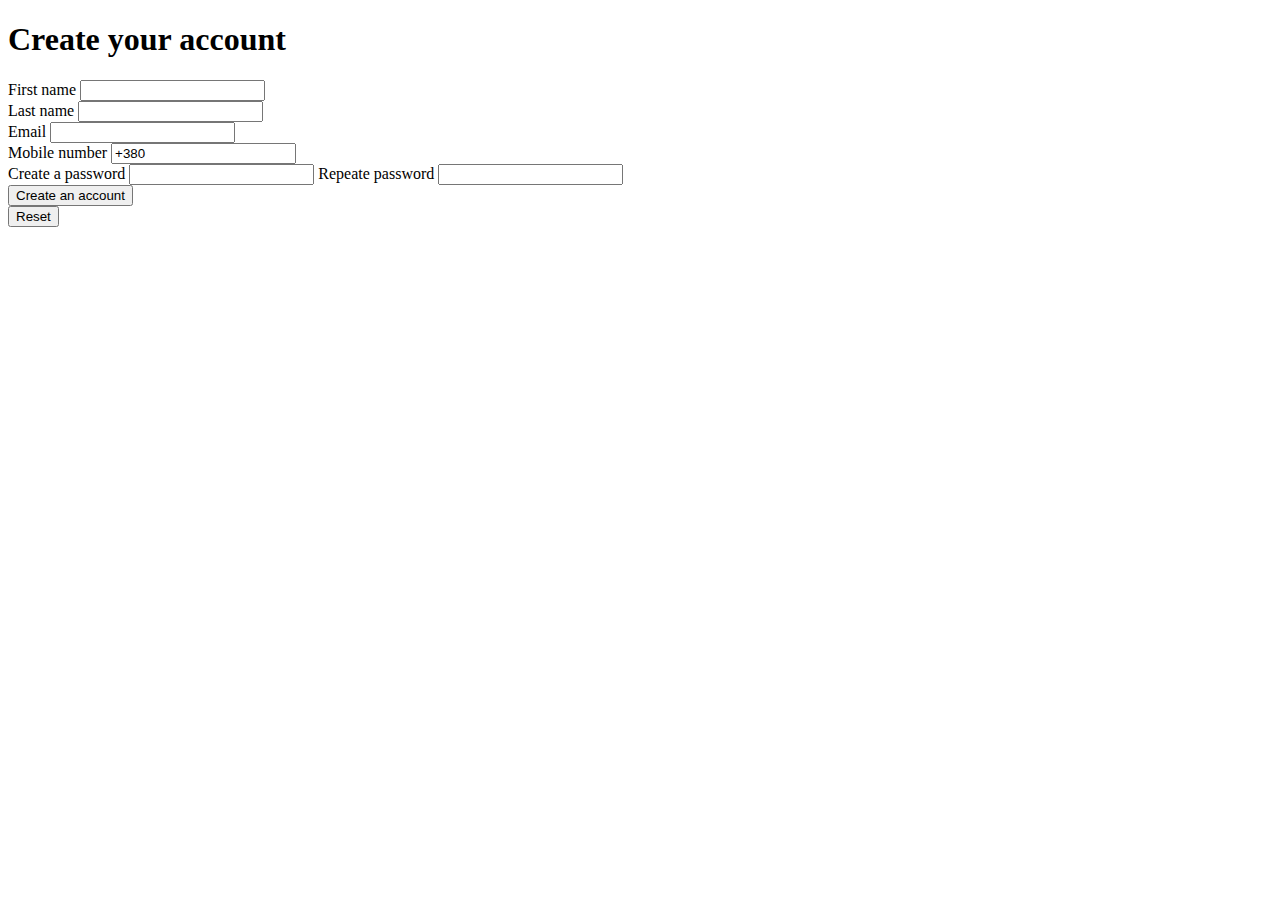
<file: Project 3 - Forms/Pages/registration.html>
<!DOCTYPE html>
<html lang="en">
<head>
    <meta charset="UTF-8">
    <meta http-equiv="X-UA-Compatible" content="IE=edge">
    <meta name="viewport" content="width=device-width, initial-scale=1.0">
    <title>Registration</title>
</head>
<body>
    <h1>Create your account</h1>
    <form>
        <label>First name</label>
        <input type="text">
        <br>
        <label>Last name</label>
        <input type="text">
        <br>
        <label>Email</label>
        <input type="email">
        <br>
        <label>Mobile number</label>
        <input type="tel" value="+380">
        <br>
        <label">Create a password</label>
        <input type="password">
        <label">Repeate password</label>
        <input type="password">
        <br>
        <button type="submit">Create an account</button>
        <br>
        <button type="reset">Reset</button>
    </form>
</body>
</html>
</file>
<file: Project 10 - leadInjection mobile responsive /Styles/style.css>
.head {
  display: flex;
  align-items: center;
  flex-direction: initial;
  justify-content: space-around;
  background-color: #EAFEEC;
  padding: 20px 0 20px 0;
}
.head span {
  font-family: "Roboto";
  font-style: normal;
  font-weight: 400;
  font-size: 24px;
  line-height: 32px;
}

.social {
  display: flex;
  align-items: center;
  flex-direction: initial;
  justify-content: initial;
  gap: 1vw;
}

.navigation {
  display: flex;
  align-items: center;
  flex-direction: initial;
  justify-content: space-around;
  background-color: #F1FFF8;
  padding: 20px 0 20px 0;
}
.navigation .menu {
  display: flex;
  align-items: center;
  flex-direction: initial;
  justify-content: initial;
  gap: 1vw;
}
.navigation .menu li {
  font-family: "Roboto";
  font-style: normal;
  font-weight: 400;
  font-size: 16px;
  line-height: 24px;
}
.navigation .contacts {
  display: flex;
  align-items: center;
  flex-direction: initial;
  justify-content: initial;
  gap: 1vw;
}
.navigation .contacts a {
  font-family: "Roboto";
  font-style: normal;
  font-weight: 400;
  font-size: 16px;
  line-height: 24px;
  color: #20414D;
}

.burger-menu {
  display: none;
}

.promo {
  background: url("../Images/promo.png") no-repeat;
  background-size: 100% 100%;
  padding: 100px 0 200px 13vw;
}

.callToAction {
  display: flex;
  align-items: flex-start;
  flex-direction: column;
  justify-content: initial;
  gap: 2vh;
  width: 40vw;
}
.callToAction__title {
  font-family: "Roboto";
  font-style: normal;
  font-weight: 500;
  font-size: 48px;
  line-height: 56px;
  color: #212D32;
}
.callToAction__subtitle {
  font-family: "Roboto";
  font-style: normal;
  font-weight: 500;
  font-size: 48px;
  line-height: 56px;
  color: #376474;
}
.callToAction__text {
  font-family: "Roboto";
  font-style: normal;
  font-weight: 400;
  font-size: 16px;
  line-height: 24px;
  color: #376474;
}

.btnBox {
  display: flex;
  align-items: center;
  flex-direction: initial;
  justify-content: space-around;
  gap: 1vw;
}
.btnBox__btn {
  border: none;
  border-radius: 32px;
  padding: 16px 32px;
  color: #FFFFFF;
}
.btnBox__btn--red {
  background-color: #F72A2A;
}
.btnBox__btn--green {
  background-color: #38CEA8;
}

.howItWorks {
  display: flex;
  align-items: center;
  flex-direction: column;
  justify-content: initial;
  gap: 2vh;
  padding: 40px 60px 10px;
}
.howItWorks__title {
  font-family: "Roboto";
  font-style: normal;
  font-weight: 500;
  font-size: 48px;
  line-height: 56px;
  color: #212D32;
}
.howItWorks__text {
  font-family: "Roboto";
  font-style: normal;
  font-weight: 400;
  font-size: 24px;
  line-height: 32px;
  color: #376474;
}
.howItWorks__conteiner {
  display: flex;
  align-items: flex-start;
  flex-direction: initial;
  justify-content: space-between;
  gap: 10px;
}
.howItWorks__conteiner .number {
  font-family: "Roboto";
  font-style: normal;
  font-weight: 500;
  font-size: 48px;
  line-height: 56px;
  color: #38CEA8;
}

.card {
  display: flex;
  align-items: flex-start;
  flex-direction: column;
  justify-content: initial;
  flex-wrap: wrap;
  gap: 1vh;
}
.card__title {
  font-family: "Roboto";
  font-style: normal;
  font-weight: 700;
  font-size: 20px;
  line-height: 32px;
  color: #20414D;
}
.card__subtitle, .card__text {
  font-family: "Roboto";
  font-style: normal;
  font-weight: 400;
  font-size: 16px;
  line-height: 24px;
  color: #20414D;
}

.btn {
  font-family: "Roboto";
  font-style: normal;
  font-weight: 400;
  font-size: 16px;
  line-height: 24px;
  padding: 8px 32px;
  border: 2px solid #38CEA8;
  background-color: #FFFFFF;
  color: #38CEA8;
  border-radius: 24px;
}
.btn--white {
  color: #FFFFFF;
  background-color: #38CEA8;
  border: 2px solid #FFFFFF;
  padding: 8px 32px;
  border-radius: 24px;
}

.offer {
  background: url("../Images/big-preview 1.png") no-repeat;
  background-size: 100%;
  padding: 2vh;
}
.offer ul {
  display: flex;
  align-items: center;
  flex-direction: initial;
  justify-content: space-around;
}
.offer ul .cards {
  max-width: 380px;
  background: #FFFFFF;
  border-radius: 10px;
}
.offer ul .cards__card {
  display: flex;
  align-items: center;
  flex-direction: column;
  justify-content: initial;
  padding: 16px;
  gap: 1vh;
  border-bottom: 10px solid #38CEA8;
  border-radius: 10px;
}
.offer ul .cards__card .img {
  border-radius: 10px;
}
.offer ul .cards__card .title {
  font-family: "Roboto";
  font-style: normal;
  font-weight: 400;
  font-size: 24px;
  line-height: 32px;
  color: #376474;
}
.offer ul .cards__card .subtitle, .offer ul .cards__card .text {
  color: #376474;
}

.success {
  display: flex;
  align-items: initial;
  flex-direction: initial;
  justify-content: space-between;
  padding: 30px 60px;
  flex-wrap: wrap;
}
.success__story {
  display: flex;
  align-items: initial;
  flex-direction: column;
  justify-content: initial;
  gap: 3vh;
  width: 60%;
}
.success__title {
  font-family: "Roboto";
  font-style: normal;
  font-weight: 400;
  font-size: 48px;
  line-height: 56px;
  color: #38CEA8;
}
.success__subtitle {
  font-family: "Roboto";
  font-style: normal;
  font-weight: 400;
  font-size: 24px;
  line-height: 32px;
  color: #212D32;
}
.success__text {
  font-family: "Roboto";
  font-style: normal;
  font-weight: 400;
  font-size: 16px;
  line-height: 24px;
  color: #212D32;
}
.success__img {
  max-width: 400px;
  border-radius: 10px;
  border: 2px solid #38CEA8;
}

hr {
  border-radius: 10px;
  border: 4px solid #38CEA8;
  width: 90%;
}

.testimony {
  display: flex;
  align-items: initial;
  flex-direction: initial;
  justify-content: initial;
  padding: 20px 60px;
  gap: 10vw;
  flex-wrap: wrap;
}

.face {
  display: flex;
  align-items: flex-start;
  flex-direction: initial;
  justify-content: initial;
  gap: 3vw;
}
.face .photo {
  border-radius: 50%;
}

.case__info {
  display: flex;
  align-items: initial;
  flex-direction: column;
  justify-content: initial;
  gap: 1vh;
}
.case__text {
  font-family: "Roboto";
  font-style: normal;
  font-weight: 400;
  font-size: 16px;
  line-height: 24px;
  width: 280px;
}
.case__list {
  display: flex;
  align-items: flex-start;
  flex-direction: initial;
  justify-content: initial;
}
.case__list li {
  padding-right: 1vw;
}

.infoConteiner {
  display: flex;
  align-items: flex-start;
  flex-direction: initial;
  justify-content: initial;
  gap: 1vw;
}
.infoConteiner__title {
  font-family: "Roboto";
  font-style: normal;
  font-weight: 500;
  font-size: 18px;
  line-height: 24px;
  color: #000000;
}
.infoConteiner__title--green {
  color: #38CEA8;
}
.infoConteiner__text {
  font-family: "Roboto";
  font-style: normal;
  font-weight: 400;
  font-size: 16px;
  line-height: 24px;
  color: #38CEA8;
}

.arrows {
  display: flex;
  align-items: initial;
  flex-direction: initial;
  justify-content: space-between;
  padding: 3vh 60px;
}

.testimony--right {
  display: flex;
  align-items: initial;
  flex-direction: initial;
  justify-content: flex-end;
}

.include {
  background: #F1FFF8;
  padding: 20px 60px;
  margin: 40px 0;
}
.include__conteiner {
  display: flex;
  align-items: center;
  flex-direction: initial;
  justify-content: space-between;
}
.include__title {
  font-family: "Roboto";
  font-style: normal;
  font-weight: 400;
  font-size: 48px;
  line-height: 56px;
  color: #212D32;
  text-align: center;
  padding-bottom: 1vh;
}
.include__subtitle {
  font-family: "Roboto";
  font-style: normal;
  font-weight: 400;
  font-size: 24px;
  line-height: 32px;
  text-align: center;
  color: #212D32;
  padding-bottom: 3vh;
}
.include__option {
  display: flex;
  align-items: center;
  flex-direction: column;
  justify-content: initial;
  gap: 2vh;
}

.option__title {
  font-family: "Roboto";
  font-style: normal;
  font-weight: 500;
  font-size: 22px;
  line-height: 24px;
  color: #212D32;
}
.option__text {
  font-family: "Roboto";
  font-style: normal;
  font-weight: 400;
  font-size: 16px;
  line-height: 24px;
  color: #376474;
  text-align: center;
}

table {
  border-collapse: collapse;
  border: 1px solid #38CEA8;
}
table th {
  padding: 40px;
  border: 1px solid #38CEA8;
}

.columnTitle {
  display: flex;
  align-items: center;
  flex-direction: column;
  justify-content: initial;
}

.questions {
  display: grid;
  grid-template-columns: 1fr 1fr;
  -moz-column-gap: 10vw;
       column-gap: 10vw;
  row-gap: 10vh;
  padding: 40px 60px;
}

.question {
  display: flex;
  gap: 2vw;
}
.question img {
  max-height: 64px;
}
.question__discription {
  display: flex;
  align-items: flex-start;
  flex-direction: column;
  justify-content: initial;
  gap: 1vh;
}
.question__title {
  font-family: "Roboto";
  font-style: normal;
  font-weight: 400;
  font-size: 24px;
  line-height: 32px;
  color: #212D32;
}
.question__text {
  font-family: "Roboto";
  font-style: normal;
  font-weight: 400;
  font-size: 16px;
  line-height: 24px;
  color: #212D32;
}

.subscribe {
  background: url("../Images/depositphotos_202281534-stock-photo-mixed-fruits-white-background 1.png") no-repeat;
  background-size: 100%;
  padding: 50px 0 50px 13vw;
}

.form {
  display: flex;
  align-items: flex-start;
  flex-direction: column;
  justify-content: initial;
  gap: 1vh;
  width: 30vw;
  padding: 50px 70px;
  background: #FFFFFF;
  border-radius: 10px;
}
.form__title {
  font-family: "Roboto";
  font-style: normal;
  font-weight: 400;
  font-size: 24px;
  line-height: 32px;
  color: #38CEA8;
}
.form__subtitle {
  font-family: "Roboto";
  font-style: normal;
  font-weight: 400;
  font-size: 16px;
  line-height: 24px;
  color: #20414D;
  padding-bottom: 20px;
}
.form__text {
  font-family: "Roboto";
  font-style: normal;
  font-weight: 400;
  font-size: 12px;
  line-height: 18px;
  color: #212D32;
}
.form__btn {
  display: flex;
  align-items: center;
  flex-direction: initial;
  justify-content: space-between;
  gap: 2vw;
}
.form__btn .btn {
  background-color: #38CEA8;
  padding: 8px 32px;
  font-family: "Roboto";
  font-style: normal;
  font-weight: 400;
  font-size: 16px;
  line-height: 24px;
  color: #FFFFFF;
}
.form__btn .text {
  font-family: "Roboto";
  font-style: normal;
  font-weight: 400;
  font-size: 9px;
  line-height: 24px;
}
.form__input {
  width: 100%;
  padding: 8px;
  border-radius: 100px;
  border: 1px solid #888282;
  background: #F0E9E9;
}

.coaches {
  display: grid;
  grid-template-columns: 1fr 1fr;
  row-gap: 2vh;
}

.coach {
  padding: 30px 70px;
}
.coach__title {
  font-family: "Roboto";
  font-style: normal;
  font-weight: 500;
  font-size: 48px;
  line-height: 56px;
  text-align: center;
}
.coach__subtitle {
  font-family: "Roboto";
  font-style: normal;
  font-weight: 400;
  font-size: 24px;
  line-height: 32px;
  text-align: center;
  padding-bottom: 5vh;
}

.start__conteiner {
  background: #38CEA8;
  display: flex;
  align-items: center;
  flex-direction: inline;
  justify-content: center;
  gap: 2vw;
  padding: 60px 60px;
}
.start__text {
  font-family: "Roboto";
  font-style: normal;
  font-weight: 700;
  font-size: 24px;
  line-height: 32px;
  color: #FFFFFF;
}

.footer {
  display: flex;
  align-items: center;
  flex-direction: initial;
  justify-content: space-around;
  padding: 10px 70px;
}
.footer .footer1 {
  width: 20vw;
  display: flex;
  align-items: flex-start;
  flex-direction: column;
  justify-content: space-around;
  gap: 2vh;
}
.footer .footer1__text {
  font-family: "Roboto";
  font-style: normal;
  font-weight: 400;
  font-size: 12px;
  line-height: 14px;
  color: #212D32;
}
.footer .footer1__text--black {
  color: #000000;
}
.footer .menu {
  display: flex;
  align-items: flex-start;
  flex-direction: column;
  justify-content: initial;
}
.footer .menu__title {
  font-family: "Roboto";
  font-style: normal;
  font-weight: 400;
  font-size: 16px;
  line-height: 24px;
}
.footer .menu li {
  font-family: "Roboto";
  font-style: normal;
  font-weight: 400;
  font-size: 16px;
  line-height: 35px;
}

.table {
  padding: 40px 60px;
  display: grid;
  grid-template-columns: repeat(4, 1fr);
  grid-template-rows: repeat(8, 1fr);
  border: none;
  color: #212D32;
}

.cell {
  font-family: "Roboto";
  font-style: normal;
  font-weight: 400;
  font-size: 16px;
  line-height: 24px;
  border: 1px solid #6377DD;
  text-align: center;
  display: flex;
  align-items: center;
  justify-content: center;
  color: #212D32;
}
.cell p {
  font-family: "Roboto";
  font-style: normal;
  font-weight: 300;
  font-size: 58px;
  line-height: 58px;
}

.priceCard {
  display: none;
}

@media screen and (max-width: 768px) {
  .navigation {
    display: none;
  }
}
@media screen and (max-width: 768px) {
  .promo {
    padding: 0px;
    background: #d1cdcd;
    display: flex;
    align-items: center;
    flex-direction: column;
    justify-content: center;
  }
  .promo__callToAction {
    width: 90%;
    display: flex;
    align-items: center;
    flex-direction: column;
    justify-content: center;
  }
  .promo__callToAction .title, .promo__callToAction .subtitle, .promo__callToAction .text {
    text-align: center;
  }
  .promo__callToAction .btnBox {
    display: flex;
    align-items: center;
    flex-direction: column;
    justify-content: center;
  }
}
@media screen and (max-width: 768px) {
  .howItWorks {
    padding: 40px 10px;
  }
  .howItWorks__conteiner {
    display: flex;
    align-items: center;
    flex-direction: column;
    justify-content: center;
  }
  .howItWorks__conteiner .title, .howItWorks__conteiner .subtitle, .howItWorks__conteiner .text {
    text-align: center;
  }
  .howItWorks .card {
    display: flex;
    align-items: center;
    flex-direction: column;
    justify-content: center;
  }
}
@media screen and (max-width: 768px) {
  .offer {
    background: none;
  }
  .offer ul {
    display: flex;
    align-items: center;
    flex-direction: column;
    justify-content: center;
  }
}
@media screen and (max-width: 768px) {
  .success {
    display: flex;
    align-items: center;
    flex-direction: column;
    justify-content: space-between;
    padding: 30px;
  }
  .success__story {
    display: flex;
    align-items: center;
    flex-direction: column;
    justify-content: center;
    gap: 3vh;
  }
  .success__title {
    text-align: center;
  }
  .success__subtitle {
    text-align: center;
  }
  .success__text {
    text-align: center;
  }
  .success__img {
    max-width: 300px;
  }
}
@media screen and (max-width: 768px) {
  .testimony {
    display: flex;
    align-items: center;
    flex-direction: column;
    justify-content: center;
    padding: 10px;
  }
}
@media screen and (max-width: 768px) {
  .arrows {
    display: none;
  }
}
@media screen and (max-width: 768px) {
  .include {
    display: flex;
    align-items: center;
    flex-direction: column;
    justify-content: center;
  }
  .include__conteiner {
    display: flex;
    align-items: center;
    flex-direction: column;
    justify-content: center;
  }
}
@media screen and (max-width: 768px) {
  .table {
    display: none;
  }
  section {
    display: flex;
    align-items: center;
    flex-direction: column;
    justify-content: center;
  }
  section .priceCard {
    display: flex;
    align-items: center;
    flex-direction: column;
    justify-content: space-around;
    border-radius: 10px;
    border: 1px solid #38CEA8;
    min-width: 80%;
    min-height: 200px;
    background: #F1FFF8;
  }
  section .priceCard__title {
    font-family: "Roboto";
    font-style: normal;
    font-weight: 500;
    font-size: 24px;
    line-height: 32px;
    color: #212D32;
  }
  section .priceCard__text {
    display: flex;
    align-items: center;
    flex-direction: initial;
    justify-content: center;
    font-family: "Roboto";
    font-style: normal;
    font-weight: 500;
    font-size: 16px;
    line-height: 24px;
  }
  section .priceCard__btn {
    padding: 5px 20px;
  }
}
@media screen and (max-width: 768px) {
  .questions {
    display: flex;
    align-items: center;
    flex-direction: column;
    justify-content: space-around;
  }
}
@media screen and (max-width: 768px) {
  .subscribe {
    display: flex;
    align-items: center;
    flex-direction: initial;
    justify-content: center;
    background: none;
    padding: 0px;
  }
  .form {
    padding: 20px;
    width: 80%;
    border-radius: 10px;
    border: 1px solid #38CEA8;
  }
}
@media screen and (max-width: 768px) {
  .coaches {
    display: flex;
    align-items: center;
    flex-direction: column;
    justify-content: space-around;
  }
  .face {
    display: flex;
    align-items: center;
    flex-direction: column;
    justify-content: space-around;
  }
  .start__conteiner {
    display: flex;
    align-items: center;
    flex-direction: column;
    justify-content: space-around;
  }
  .start__conteiner .text {
    text-align: center;
  }
}
@media screen and (max-width: 768px) {
  .footer {
    display: none;
  }
}/*# sourceMappingURL=style.css.map */
</file>
<file: Project 4 - Landing page (CSS first steps)/Style/style.css>
.menu>nav>ul.menu>li
{
    display: inline-block;
    font-family: 'Roboto';
    font-style: normal;
    font-weight: 400;
    font-size: 16px;
    line-height: 26px;
    letter-spacing: 0.1em;
    text-transform: uppercase;
    color: #34547A;
    padding-top: 50px;
    padding-left: 50px;
}
.menu
{
background-color: #EEEFF1;
}

.mainInfo
{
background-color:#EEEFF1;
padding: 50px;
}

.mainInfo h1
{
   
    font-family: 'Roboto';
    font-style: normal;
    font-weight: 500;
    font-size: 48px;
    line-height: 79px;
    text-align: left;
}

.mainInfo p
{
    font-family: 'Roboto';
    font-style: normal;
    font-weight: 400;
    font-size: 16px;
    line-height: 26px;
    color: #727272;
    text-align: left;
    width: 540px;
    height: 67px;
}

.mainInfo button
{
    width: 225px;
    height: 65px;
    font-family: 'Roboto';
    font-style: normal;
    font-weight: 400;
    font-size: 16px;
    line-height: 26px;
    text-align: center;
    letter-spacing: 0.1em;
    color: #FFFFFF;
    background-color: #34547A;

}

.mainInfo form
{
    padding-top: 100px;
}

.aboutMe h2
{
    text-align: center;
    font-family: 'Roboto';
    font-style: normal;
    font-weight: 500;
    font-size: 32px;
    line-height: 38px;
    color: #000000;
    padding-top: 50px;
    
}

.aboutMe p
{
    font-family: 'Roboto';
    font-style: normal;
    font-weight: 400;
    font-size: 16px;
    line-height: 26px;
    color: #727272;
    padding-top: 25px;
    width: 540px;
    height: 67px;   
    text-align: center;
    padding-bottom: 50px;
    margin-left: auto;
    margin-right: auto;

}

.pictures>section
{
    background-color: #34547A;
    padding: 70px;
    display: inline-flex;
    justify-content: center;
    align-items: center;
}



.pictures h3
{
    font-family: 'Roboto';
    font-style: normal;
    font-weight: 500;
    font-size: 21px;
    line-height: 25px;
    color: #FFFFFF;
    padding-left: 10px;
    
}

.pictures p
{
    font-family: 'Roboto';
    font-style: normal;
    font-weight: 400;
    font-size: 16px;
    line-height: 26px;
    color: #FFFFFF;
    margin-left: 10px;
    margin-top: 5px;
    margin-right: 30px;
  
    

}

.video
{
    background: #EEEFF1;
}

.video h2
{
    text-align: center;
    font-family: 'Roboto';
    font-style: normal;
    font-weight: 500;
    font-size: 32px;
    line-height: 38px;
    color: #000000;
    padding-top: 50px;
}

.video p
{
    font-family: 'Roboto';
    font-style: normal;
    font-weight: 400;
    font-size: 16px;
    line-height: 26px;
    color: #727272;
    padding: 50px;
    width: 540px;
    height: 67px;   
    text-align: center;
    margin-left: auto;
    margin-right: auto;
}

.video iframe
{
    display: block;
    margin-left: auto;
    margin-right: auto;
    padding-bottom: 50px;
}

.footer
{
    padding: 25px;
    background-color: #34547A;
}
.footer h2
{
    font-family: 'Roboto';
    font-style: normal;
    font-weight: 500;
    font-size: 21px;
    line-height: 25px;
    color: #FFFFFF;
}

.footer p
{
    font-family: 'Roboto';
    font-style: normal;
    font-weight: 400;
    font-size: 13px;
    line-height: 21px;
    color: #FFFFFF;
}
</file>
<file: Project 6 - Beauty /Styles/styles.css>
.navigation
{
  background-color: #E5E5E5;
  
}

.navigation ul
{
    display: flex;
    justify-content: center;
    flex-wrap: wrap;
    
}

.navigation li
{
    font-family: 'Roboto';
    font-style: normal;
    font-weight: 400;
    font-size: 14px;
    line-height: 16px;
    padding: 17px 30px;
    
}
.navigation a
{
    text-decoration: none;
    outline: none;
    color: #333333;
}

.logo
{
    border: 1px solid #EFEFEF;
}
.logo>section
{
    display: flex;
    flex-direction: row;
    justify-content: space-around;
    align-items: center;
    text-align: center;
    flex-wrap: wrap;
}
.logo>section>.logo2
{
    align-self: center;
    display: flex;
    align-items: center;
    font-family: 'Roboto';
    font-style: normal;
    font-weight: 700;
    font-size: 36px;
    line-height: 42px;
    letter-spacing: 0.1em;
    color: #F13C6E;
}
.logo2>span
{
    padding: 14% 7%;
}

.callback
{
    font-family: 'Roboto';
    font-style: normal;
    font-weight: 400;
    font-size: 16px;
    line-height: 19px;
    color: #000000;
    
}
.callback>span
{
    padding-right: 14% 7%;
}

.callback>button
{
border: 2px solid #F13C6E;
border-radius: 40px;
background: #FFFFFF;
width: 170px;
height: 40px;
margin-left: 40px;
}

.furnitureType ul
{
    display: flex;
    justify-content: center;
    flex-wrap: wrap;
}

.furnitureType li
{
    font-family: 'Roboto';
    font-style: normal;
    font-weight: 400;
    font-size: 16px;
    line-height: 19px;
    padding: 30px 40px;
}

.furnitureType a
{
    text-decoration: none;
    outline: none;
    color: #000000;
}



.mainPicture
{
    display: grid;
    grid-template-columns: 1fr 1fr;
    grid-auto-rows: max-content;
    
}

.img
{
    grid-column: 1/3;
    grid-row: 1;
}


.mainPictureInfo
{
    z-index: 1;
    position: relative;
    grid-row: 1;
    grid-column: 1;
    display: flex;
    flex-direction: column;
    align-content: flex-start ;
    flex-wrap: wrap;
    justify-content: space-around;
    padding: 10%;
}

.mainPictureInfo h2
{
    
    font-family: 'Roboto';
    font-style: normal;
    font-weight: 700;
    font-size: 48px;
    line-height: 56px;
    color: #FFFFFF;
    
    

}

.mainPictureInfo p
{
  
    font-family: 'Roboto';
    font-style: normal;
    font-weight: 400;
    font-size: 14px;
    line-height: 20px;
    color: #FFFFFF;
    
    
  
}

.mainPictureInfo button

{
    background: #F13C6E;
    border: 2px solid #FFFFFF;
    border-radius: 40px;
    width: 75%;
    height: 40px;
    font-family: 'Roboto';
    font-style: normal;
    font-weight: 400;
    font-size: 14px;
    line-height: 16px;
    text-align: center;
    letter-spacing: 0.05em;
    color: #FFFFFF;
}

.specialOffers
{
    background: #E5E5E5;
    padding-left: 10%;
    padding-right: 10%;
    padding-bottom: 5%;
}

.specialOffers h2
{
    font-family: 'Roboto';
    font-style: normal;
    font-weight: 700;
    font-size: 24px;
    line-height: 28px;
    color: #000000;
    padding-top: 5%;
   
}

.specialOffers .offers
{
    display: flex;
    justify-content: space-between;
    padding-top: 3%;
    flex-wrap: wrap;
    
}
.specialOffers .offer
{
    display: flex;
    flex-direction: column;
    background-color: #FFFFFF;
    justify-content: space-around;
    align-items: center;
    align-content: center;
    max-width: 195px;
    margin: 10px;
}

.offer>span
{

    font-family: 'Roboto';
    font-style: normal;
    font-weight: 400;
    font-size: 14px;
    line-height: 20px;
    text-align: center;
    color: #333333;
    padding: 3% 0%;
}

.offer>h3
{
    
    font-family: 'Roboto';
    font-style: normal;
    font-weight: 500;
    font-size: 21px;
    line-height: 25px;
    letter-spacing: 0.05em;
    color: #000000;
    align-self: center;
    text-align: center;
    padding: 3% 0%;
    
    
}

.offer>button
{
    
    background: #F13C6E;
    border-radius: 30px;
    font-family: 'Roboto';
    font-style: normal;
    font-weight: 400;
    font-size: 14px;
    line-height: 16px;
    text-align: center;
    letter-spacing: 0.05em;
    color: #FFFFFF;
    align-self: center;
    border: none;
    padding: 10px 50px;
    margin: 3% 0%;
}

.additionalInfo>section
{
    display: flex;
    flex-direction: row;
    justify-content: space-between;
    margin-top: 10%;

}

.bonuses, .location
{
    display: flex;
    justify-content: space-around;
    background: #F13C6E;
    padding: 20px;
    
}

.bonuses>.info, .visit
{
    display: flex;
    flex-direction: column;
    justify-content: space-around;

    
}

.info>h3, .visit>h3
{
    
    font-family: 'Roboto';
    font-style: normal;
    font-weight: 700;
    font-size: 18px;
    line-height: 21px;
    color: white;
    
}

.info>span, .visit>span
{
    font-family: 'Roboto';
    font-style: normal;
    font-weight: 400;
    font-size: 14px;
    line-height: 20px;
    color: #FFFFFF;


}

.bonuses .picture, .location .picture

{
background-color: #F13C6E;
display: flex;
align-items: center;

}


.info>form>input

{
    background: #FFFFFF;
    border-radius: 30px;
    padding: 5px 20px;
    border: none;
    
}

.info>form>::placeholder
{
    font-family: 'Roboto';
    font-style: normal;
    font-weight: 400;
    font-size: 14px;
    line-height: 16px;
    color: #C4C4C4;
    padding-left: 7%;
}

.visit>button
{
    background: #F13C6E;
    border: 2px solid #FFFFFF;
    border-radius: 30px;
    padding: 5px 25px;
    font-family: 'Roboto';
    font-style: normal;
    font-weight: 400;
    font-size: 14px;
    line-height: 16px;
    text-align: center;
    color: #FFFFFF;
}

.impulsPictures
{
    display: flex;
    justify-content: center;
    background-color: #E5E5E5;
    padding-left: 10%;
    padding-right: 10%;
    
}

.rowPictures>img
{
    padding: 10%;
    border: 1px solid #EFEFEF;
   
    
}

.rowPictures
{
    display: flex;
    flex-direction: column;
    background: white;
    justify-content: center;
    width: 100%;
    
}

.specialOffers .header
{
    font-family: 'Roboto';
    font-style: normal;
    font-weight: 700;
    font-size: 24px;
    line-height: 28px;
    color: #000000;

}

.categoreis
{
    padding-left: 10%;
    padding-right: 10%;
    border-bottom: 1px solid #EFEFEF;
}

.categoreis>section
{
    display:flex ;
    justify-content: space-between;
}

.list2
{
    display: flex;
    flex-direction: column;
    width: 25%;
    padding-right: 3%;

}

.list2 h4
{
    width: 99px;
    height: 40px;
    left: 405px;
    top: 2782px;
    font-family: 'Roboto';
    font-style: normal;
    font-weight: 500;
    font-size: 16px;
    line-height: 140.62%;
    color: #000000;
}

.catHeader
{
    height: 120px;
    border-bottom: 1px solid #EFEFEF;
    display: flex;
    flex-direction: column;
    align-content: flex-start;
    flex-wrap: wrap;
    justify-content: center;
}

.categoreisList>ul
{
    display: flex;
    flex-direction: column;
    padding-top: 5%;
    padding-bottom: 5%;

}

.categoreisList>ul>li>a
{
    font-family: 'Roboto';
    font-style: normal;
    font-weight: 400;
    font-size: 12px;
    line-height: 28px;
    color: #828282;
    text-decoration: none;
    outline: none;

}

.footer1
{
    padding:15px 10%;
    display: flex;
    justify-content: space-between;
    flex-wrap: wrap;
}

.footer1 ul
{
    display: flex;
}


.footer1 img
{
    padding: 0% 5px;
}

.footer2
{
    background: #EFEFEF;
    display: flex;
    padding: 3% 10%;
    justify-content: space-between;
    align-items: center;
}

.footer2 span
{
    font-family: 'Roboto';
    font-style: normal;
    font-weight: 400;
    font-size: 12px;
    line-height: 14px;
    color: #828282;

}
.socialNet
{
    display: flex;
}
</file>
<file: Project 7 - Landing page/Styles/style.css>
.navigation {
  display: flex;
  justify-content: space-around;
  border-bottom: 1px solid #ccc;
}

.navigationMenu {
  display: flex;
  justify-content: space-between;
  align-items: center;
  padding: 15px 0;
}

.headerMenu {
  display: flex;
  flex-wrap: wrap;
  justify-content: space-around;
  min-width: 500px;
}

.headerMenu > li {
  font-family: "Roboto Flex";
  font-style: normal;
  font-weight: 400;
  font-size: 15px;
  line-height: 20px;
}

.headerButtons {
  display: flex;
  align-items: center;
}
.headerButtons .headerButtonsList {
  display: flex;
  flex-wrap: wrap;
}
.headerButtons .headerButtonsList .headerButtonsList__logIn {
  padding: 1px 26px;
  background-color: #fff;
  border: 1px solid rgba(0, 0, 0, 0.5);
  border-radius: 0px;
  font-family: "Roboto Flex";
  font-style: normal;
  font-weight: 600;
  font-size: 16px;
  line-height: 45px;
  text-align: center;
  margin-right: 5px;
}
.headerButtons .headerButtonsList .headerButtonsList__try {
  padding: 2px 16px;
  background-color: #FF6336;
  border-radius: 0px;
  font-family: "Roboto Flex";
  font-style: normal;
  font-weight: 600;
  font-size: 16px;
  line-height: 45px;
  text-align: center;
  color: #fff;
  border: none;
}

.acceleration {
  display: grid;
  grid-template-columns: 500px 1fr;
  grid-auto-rows: auto;
  padding: 80px 40px;
}
.acceleration h2 {
  grid-column: 1/2;
  font-family: "Roboto Flex";
  font-style: normal;
  font-weight: 600;
  font-size: 65px;
  line-height: 70px;
  color: #000000;
  padding-bottom: 40px;
}
.acceleration img {
  grid-column: 2/3;
  grid-row: 1/5;
  width: 100%;
}
.acceleration p {
  grid-column: 1/2;
  font-family: "Roboto Flex";
  font-style: normal;
  font-weight: 400;
  font-size: 25px;
  line-height: 35px;
  color: #000000;
  max-width: 100%;
  padding-bottom: 40px;
}
.acceleration .list {
  display: flex;
  flex-wrap: wrap;
  gap: 2%;
  padding-bottom: 20px;
}
.acceleration .list .accelerationButtons__try {
  border-radius: 0px;
  background-color: #FF6336;
  border: none;
  padding: 0 30px;
  font-family: "Roboto Flex";
  font-style: normal;
  font-weight: 600;
  font-size: 16px;
  line-height: 60px;
  text-align: center;
  color: #FFFFFF;
}
.acceleration .list .accelerationButtons__book {
  border-radius: 0px;
  background-color: white;
  border: 1px solid rgba(0, 0, 0, 0.5);
  padding: 0 17px;
  font-family: "Roboto Flex";
  font-style: normal;
  font-weight: 600;
  font-size: 16px;
  line-height: 59px;
  text-align: center;
  color: #000000;
}
.acceleration .acceleration--low {
  font-size: 15px;
  line-height: 25px;
  padding-bottom: 0px;
}

.partners {
  display: grid;
  background: #FF9C7D;
  grid-template-columns: 6fr;
}
.partners h2 {
  font-family: "Roboto Flex";
  font-style: normal;
  font-weight: 600;
  font-size: 50px;
  line-height: 60px;
  text-align: center;
  color: #000000;
  padding: 50px 150px;
}
.partners .pictures {
  display: flex;
  flex-wrap: wrap;
  justify-content: space-around;
  align-items: center;
  padding-bottom: 50px;
}

.options {
  padding: 80px 40px;
}

.card1, .card2, .card3, .card4 {
  display: flex;
  justify-content: space-between;
  margin: 100px 0;
}

.card2, .card4 {
  flex-direction: row-reverse;
}

.card {
  display: flex;
  flex-wrap: wrap;
  flex-direction: column;
  justify-content: space-around;
  width: 40%;
}
.card h2 {
  font-family: "Roboto Flex";
  font-style: normal;
  font-weight: 600;
  font-size: 50px;
  line-height: 60px;
  color: #000000;
}
.card p {
  font-family: "Roboto Flex";
  font-style: normal;
  font-weight: 400;
  font-size: 20px;
  line-height: 30px;
  color: #000000;
}
.card a {
  font-family: "Roboto Flex";
  font-style: normal;
  font-weight: 600;
  font-size: 20px;
  line-height: 30px;
  color: #000000;
}

.localizationExm {
  padding: 80px 40px;
  background: #FFF8E4;
}
.localizationExm h2 {
  font-family: "Roboto Flex";
  font-style: normal;
  font-weight: 600;
  font-size: 50px;
  line-height: 60px;
  text-align: center;
  color: #000000;
  padding-bottom: 50px;
}
.localizationExm .exm {
  display: grid;
  grid-template-columns: 1fr 1fr 1fr;
  row-gap: 4em;
  -moz-column-gap: 4em;
       column-gap: 4em;
}
.localizationExm .exm .examples {
  display: flex;
  flex-direction: column;
  align-items: center;
  justify-content: space-between;
}
.localizationExm .exm .examples h2 {
  font-size: 25px;
  line-height: 35px;
  padding-bottom: 0px;
}
.localizationExm .exm .examples p {
  font-family: "Roboto Flex";
  font-style: normal;
  font-weight: 400;
  font-size: 18px;
  line-height: 25px;
  text-align: center;
  color: #000000;
}
.localizationExm .exm .examples img {
  width: 160px;
}

.team {
  padding: 80px 40px;
}
.team h2 {
  font-family: "Roboto Flex";
  font-style: normal;
  font-weight: 600;
  font-size: 50px;
  line-height: 60px;
  color: #000000;
  padding-bottom: 50px;
}
.team .teamGroup {
  display: grid;
  grid-template-columns: 1fr 1fr 1fr;
  -moz-column-gap: 4em;
       column-gap: 4em;
}
.team .teamGroup .teamEx {
  display: flex;
  flex-direction: column;
  align-items: center;
  justify-content: space-between;
}
.team .teamGroup .teamEx h2 {
  font-size: 25px;
  line-height: 35px;
  padding-bottom: 0px;
}
.team .teamGroup .teamEx p {
  font-family: "Roboto Flex";
  font-style: normal;
  font-weight: 400;
  font-size: 18px;
  line-height: 25px;
  text-align: left;
  color: #000000;
}
.team .teamGroup .teamEx img {
  width: 160px;
  height: auto;
}
.team .teamGroup .teamEx a {
  font-family: "Roboto Flex";
  font-style: normal;
  font-weight: 400;
  font-size: 18px;
  line-height: 25px;
  color: #000000;
}

.testimonials {
  background: #C9E8F2;
  padding: 60px 40px;
  display: flex;
}
.testimonials .text {
  display: flex;
  flex-direction: column;
  justify-content: space-around;
}
.testimonials .text p {
  font-family: "Roboto Flex";
  font-style: normal;
  font-weight: 400;
  font-size: 30px;
  line-height: 40px;
  color: #000000;
}
.testimonials .text .name {
  font-size: 15px;
  line-height: 20px;
}
.testimonials .text img {
  width: 120px;
}

.mostLoved {
  padding: 80px 40px;
  background: #DABC98;
  display: flex;
}
.mostLoved .logo1 {
  display: flex;
  justify-content: space-around;
  gap: 3%;
  align-items: center;
}
.mostLoved .logo1 h2 {
  font-family: "Roboto Flex";
  font-style: normal;
  font-weight: 600;
  font-size: 30px;
  line-height: 35px;
  color: #000000;
}
.mostLoved .logo2, .mostLoved .logo3 {
  display: flex;
  flex-direction: column;
  justify-content: space-around;
}
.mostLoved .logo2 img, .mostLoved .logo3 img {
  max-width: -moz-max-content;
  max-width: max-content;
  padding-right: 50px;
}
.mostLoved .logo2 p, .mostLoved .logo3 p {
  font-family: "Roboto Flex";
  font-style: normal;
  font-weight: 400;
  font-size: 15px;
  line-height: 25px;
  color: #000000;
}
.mostLoved .logo2 {
  border-left: 1px solid black;
  padding-left: 30px;
}

.tools {
  display: flex;
  flex-direction: column;
  justify-content: space-around;
  align-items: center;
  padding: 80px 40px;
}
.tools h2 {
  font-family: "Roboto Flex";
  font-style: normal;
  font-weight: 600;
  font-size: 65px;
  line-height: 75px;
  color: #000000;
}
.tools p {
  font-family: "Roboto Flex";
  font-style: normal;
  font-weight: 400;
  font-size: 25px;
  line-height: 30px;
  color: #000000;
  width: 50%;
  text-align: center;
}
.tools button {
  border-radius: 0px;
  background: #FF6336;
  color: #FFFFFF;
  font-family: "Roboto Flex";
  font-style: normal;
  font-weight: 600;
  font-size: 16px;
  line-height: 60px;
  padding: 0px 20px;
  border: none;
}

.try {
  display: flex;
  flex-direction: column;
  justify-content: space-around;
  align-items: center;
  padding: 80px 40px;
  background: #FF9C7D;
}
.try h2 {
  font-family: "Roboto Flex";
  font-style: normal;
  font-weight: 600;
  font-size: 65px;
  line-height: 75px;
  color: #000000;
  text-align: center;
  padding-bottom: 20px;
}
.try p {
  font-family: "Roboto Flex";
  font-style: normal;
  font-weight: 400;
  font-size: 20px;
  line-height: 30px;
  color: #000000;
  text-align: center;
  padding-bottom: 40px;
}
.try button {
  border-radius: 0px;
  background: black;
  color: #FFFFFF;
  font-family: "Roboto Flex";
  font-style: normal;
  font-weight: 600;
  font-size: 16px;
  line-height: 60px;
  padding: 0px 40px;
  border: none;
}

.footerMenu {
  display: grid;
  grid-template-columns: repeat(5, 1fr);
  padding: 80px 40px;
  -moz-column-gap: 4em;
       column-gap: 4em;
}
.footerMenu .case {
  display: flex;
  flex-direction: column;
  flex-wrap: wrap;
  justify-content: space-evenly;
}
.footerMenu .case h2 {
  font-family: "Roboto Flex";
  font-style: normal;
  font-weight: 600;
  font-size: 40px;
  line-height: 50px;
  color: #000000;
  text-align: center;
  padding-bottom: 20px;
}
.footerMenu .case img {
  max-width: -moz-max-content;
  max-width: max-content;
  padding-bottom: 20px;
}
.footerMenu .case p {
  font-family: "Roboto Flex";
  font-style: normal;
  font-weight: 400;
  font-size: 20px;
  line-height: 30px;
  color: #000000;
  text-align: left;
  padding-bottom: 20px;
}
.footerMenu .case a {
  font-family: "Roboto Flex";
  font-style: normal;
  font-weight: 600;
  font-size: 20px;
  line-height: 30px;
  color: #000000;
  text-decoration: none;
}
.footerMenu .menu h2 {
  font-family: "Roboto Flex";
  font-style: normal;
  font-weight: 600;
  font-size: 20px;
  line-height: 25px;
  color: #000000;
  padding-bottom: 10px;
}
.footerMenu .menu .list {
  display: flex;
  flex-direction: column;
}
.footerMenu .menu li {
  font-family: "Roboto Flex";
  font-style: normal;
  font-weight: 400;
  font-size: 15px;
  line-height: 15px;
  color: #000000;
  padding-bottom: 10px;
}

.footer {
  display: flex;
  padding: 40px 40px;
  border-top: 1px solid black;
  justify-content: space-between;
}
.footer .logo {
  display: flex;
  gap: 2%;
}
.footer .logo img {
  width: 90px;
  height: 20px;
}
.footer .logo p {
  font-family: "Roboto Flex";
  font-style: normal;
  font-weight: 400;
  font-size: 12px;
  line-height: 15px;
  color: #000000;
}
.footer .rights {
  display: flex;
  flex-direction: column;
}
.footer .rights p {
  font-family: "Roboto Flex";
  font-style: normal;
  font-weight: 400;
  font-size: 12px;
  line-height: 15px;
  color: #000000;
}/*# sourceMappingURL=style.css.map */
</file>
<file: Project 8 - Trevel landing/Styles/style.css>
.mainSection {
  background: no-repeat url("../Images/derek-thomson-TWoL-QCZubY-unsplash 4.png");
  background-size: 100%;
  min-height: 480px;
  display: flex;
  flex-direction: column;
  justify-content: space-between;
}

.headerNav {
  padding: 20px;
  display: flex;
  justify-content: space-around;
  background: rgba(0, 0, 0, 0.85);
  align-items: center;
}
.headerNav__h {
  font-family: "Roboto Slab";
  font-style: normal;
  font-weight: 700;
  font-size: 32px;
  line-height: 32px;
  color: #FFFFFF;
}
.headerNav__nav li {
  color: #FFFFFF;
}
.headerNav__social svg {
  fill: #FFFFFF;
}

.nav ul {
  display: flex;
  align-items: center;
}
.nav ul li:not(:last-child) {
  padding-right: 15px;
  font-family: "Lato";
  font-style: normal;
  font-weight: 500;
  font-size: 15px;
  line-height: 18px;
}

.social ul {
  display: flex;
  align-items: center;
}
.social ul li:not(:last-child) {
  padding-right: 15px;
}

.language {
  display: flex;
  align-items: center;
}
.language svg {
  fill: #FFFFFF;
}

.promoConteiner {
  min-height: 400px;
  display: flex;
  flex-direction: column;
  align-items: center;
  justify-content: space-around;
}
.promoConteiner .promo {
  max-width: 757px;
  min-height: 200px;
  padding: 10px;
  background: rgba(0, 0, 0, 0.85);
  display: flex;
  flex-direction: column;
  align-items: center;
  justify-content: space-around;
}
.promoConteiner .promo__title {
  color: #FFFFFF;
}
.promoConteiner .promo__subtitle {
  color: #FFFFFF;
}
.promoConteiner .promo__button {
  color: #FFFFFF;
  padding: 10px 40px;
}

.title {
  font-family: "Lora";
  font-style: normal;
  font-weight: 700;
  font-size: 40px;
  line-height: 50px;
  text-align: center;
  text-transform: uppercase;
}

.subtitle {
  font-family: "Lato";
  font-style: normal;
  font-weight: 400;
  font-size: 14px;
  line-height: 19px;
  text-align: center;
}

.btn {
  font-family: "Lato";
  font-style: normal;
  font-weight: 700;
  font-size: 12px;
  line-height: 16px;
  text-transform: uppercase;
  border: none;
  background: #1ED400;
}

.aboutUs {
  padding: 60px 40px;
  display: flex;
  flex-direction: column;
  align-items: center;
}
.aboutUs__h {
  color: black;
}

h2 {
  font-family: "Roboto Slab";
  font-style: normal;
  font-weight: 700;
  font-size: 56px;
  line-height: 74px;
  text-transform: uppercase;
  text-align: center;
}

p {
  font-family: "Quicksand";
  font-style: normal;
  font-weight: 500;
  font-size: 15px;
  line-height: 25px;
  color: #333333;
  text-align: center;
}

.conteiner {
  padding: 40px 40px;
  width: 100%;
}
.conteiner ul {
  display: flex;
  justify-content: space-around;
  position: relative;
}
.conteiner ul li {
  width: 160px;
  display: flex;
  flex-direction: column;
  align-items: center;
  justify-content: space-between;
}
.conteiner__h2 {
  color: #1ED400;
  font-size: 90px;
  line-height: 150px;
  text-align: center;
}
.conteiner svg {
  position: absolute;
}

.trip {
  background: no-repeat url("../Images/ken-cheung-VbLTNceBTFE-unsplash 1.png");
  background-size: 100%;
  display: flex;
  flex-direction: column;
  align-items: center;
  justify-content: space-around;
  min-height: 300px;
  padding: 20px 100px;
}
.trip__subtitle {
  color: #FFFFFF;
  font-size: 30px;
  line-height: 35px;
}
.trip__title {
  color: #FFFFFF;
  font-size: 50px;
  line-height: 60px;
}
.trip__discription {
  color: #FFFFFF;
  font-size: 14px;
  line-height: 32px;
}
.trip__discount {
  color: #FFFFFF;
  font-size: 18px;
  line-height: 32px;
}
.trip__button {
  color: #FFFFFF;
  padding: 10px 30px;
}

.popWays {
  display: flex;
  flex-direction: column;
  align-items: center;
  justify-content: space-around;
  height: 400px;
  padding: 40px 40px;
}
.popWays ul {
  display: flex;
  gap: 3%;
}
.popWays ul img {
  max-width: 250px;
}
.popWays__title {
  font-size: 50px;
  line-height: 60px;
}
.popWays__discription {
  font-size: 14px;
  line-height: 18px;
  color: black;
}

.travel {
  background: no-repeat url(../Images/background.png);
  background-size: 100%;
  display: flex;
  flex-direction: column;
  align-items: center;
  padding: 20px;
}
.travel__title {
  font-size: 50px;
  line-height: 60px;
  color: #FFFFFF;
}
.travel ul {
  display: flex;
  justify-content: space-between;
  gap: 3%;
}
.travel ul img {
  max-width: 250px;
}

.footerNav {
  padding: 20px;
  display: flex;
  justify-content: space-around;
  background: url(../Images/imgMountains\ 1.png);
  background-size: 100%;
  align-items: center;
}
.footerNav__h {
  font-family: "Roboto Slab";
  font-style: normal;
  font-weight: 700;
  font-size: 32px;
  line-height: 32px;
  color: black;
}
.footerNav__nav li {
  color: black;
}
.footerNav__social svg {
  fill: black;
}/*# sourceMappingURL=style.css.map */
</file>
<file: Project 9 - leadInjection/Styles/style.css>
.head {
  display: flex;
  align-items: center;
  flex-direction: initial;
  justify-content: space-around;
  background-color: #EAFEEC;
  padding: 20px 0 20px 0;
}
.head span {
  font-family: "Roboto";
  font-style: normal;
  font-weight: 400;
  font-size: 24px;
  line-height: 32px;
}

.social {
  display: flex;
  align-items: center;
  flex-direction: initial;
  justify-content: initial;
  gap: 1vw;
}

.navigation {
  display: flex;
  align-items: center;
  flex-direction: initial;
  justify-content: space-around;
  background-color: #F1FFF8;
  padding: 20px 0 20px 0;
}
.navigation .menu {
  display: flex;
  align-items: center;
  flex-direction: initial;
  justify-content: initial;
  gap: 1vw;
}
.navigation .menu li {
  font-family: "Roboto";
  font-style: normal;
  font-weight: 400;
  font-size: 16px;
  line-height: 24px;
}
.navigation .contacts {
  display: flex;
  align-items: center;
  flex-direction: initial;
  justify-content: initial;
  gap: 1vw;
}
.navigation .contacts a {
  font-family: "Roboto";
  font-style: normal;
  font-weight: 400;
  font-size: 16px;
  line-height: 24px;
  color: #20414D;
}

.promo {
  background: url("../Images/promo.png") no-repeat;
  background-size: 100% 100%;
  padding: 100px 0 200px 13vw;
}

.callToAction {
  display: flex;
  align-items: flex-start;
  flex-direction: column;
  justify-content: initial;
  gap: 2vh;
  width: 40vw;
}
.callToAction__title {
  font-family: "Roboto";
  font-style: normal;
  font-weight: 500;
  font-size: 48px;
  line-height: 56px;
  color: #212D32;
}
.callToAction__subtitle {
  font-family: "Roboto";
  font-style: normal;
  font-weight: 500;
  font-size: 48px;
  line-height: 56px;
  color: #376474;
}
.callToAction__text {
  font-family: "Roboto";
  font-style: normal;
  font-weight: 400;
  font-size: 16px;
  line-height: 24px;
  color: #376474;
}

.btnBox {
  display: flex;
  align-items: center;
  flex-direction: initial;
  justify-content: space-around;
  gap: 1vw;
}
.btnBox__btn {
  border: none;
  border-radius: 32px;
  padding: 16px 32px;
  color: #FFFFFF;
}
.btnBox__btn--red {
  background-color: #F72A2A;
}
.btnBox__btn--green {
  background-color: #38CEA8;
}

.howItWorks {
  display: flex;
  align-items: center;
  flex-direction: column;
  justify-content: initial;
  gap: 2vh;
  padding: 40px 60px 10px;
}
.howItWorks__title {
  font-family: "Roboto";
  font-style: normal;
  font-weight: 500;
  font-size: 48px;
  line-height: 56px;
  color: #212D32;
}
.howItWorks__text {
  font-family: "Roboto";
  font-style: normal;
  font-weight: 400;
  font-size: 24px;
  line-height: 32px;
  color: #376474;
}
.howItWorks__conteiner {
  display: flex;
  align-items: flex-start;
  flex-direction: initial;
  justify-content: space-between;
  gap: 10px;
}
.howItWorks__conteiner .number {
  font-family: "Roboto";
  font-style: normal;
  font-weight: 500;
  font-size: 48px;
  line-height: 56px;
  color: #38CEA8;
}

.card {
  display: flex;
  align-items: flex-start;
  flex-direction: column;
  justify-content: initial;
  flex-wrap: wrap;
  gap: 1vh;
}
.card__title {
  font-family: "Roboto";
  font-style: normal;
  font-weight: 700;
  font-size: 20px;
  line-height: 32px;
  color: #20414D;
}
.card__subtitle, .card__text {
  font-family: "Roboto";
  font-style: normal;
  font-weight: 400;
  font-size: 16px;
  line-height: 24px;
  color: #20414D;
}

.btn {
  font-family: "Roboto";
  font-style: normal;
  font-weight: 400;
  font-size: 16px;
  line-height: 24px;
  padding: 8px 32px;
  border: 2px solid #38CEA8;
  background-color: #FFFFFF;
  color: #38CEA8;
  border-radius: 24px;
}
.btn--white {
  color: #FFFFFF;
  background-color: #38CEA8;
  border: 2px solid #FFFFFF;
  padding: 8px 32px;
  border-radius: 24px;
}

.offer {
  background: url("../Images/big-preview 1.png") no-repeat;
  background-size: 100%;
  padding: 2vh;
}
.offer ul {
  display: flex;
  align-items: center;
  flex-direction: initial;
  justify-content: space-around;
}
.offer ul .cards {
  max-width: 380px;
  background: #FFFFFF;
  border-radius: 10px;
}
.offer ul .cards__card {
  display: flex;
  align-items: center;
  flex-direction: column;
  justify-content: initial;
  padding: 16px;
  gap: 1vh;
  border-bottom: 10px solid #38CEA8;
  border-radius: 10px;
}
.offer ul .cards__card .img {
  border-radius: 10px;
}
.offer ul .cards__card .title {
  font-family: "Roboto";
  font-style: normal;
  font-weight: 400;
  font-size: 24px;
  line-height: 32px;
  color: #376474;
}
.offer ul .cards__card .subtitle, .offer ul .cards__card .text {
  color: #376474;
}

.success {
  display: flex;
  align-items: initial;
  flex-direction: initial;
  justify-content: space-between;
  padding: 30px 60px;
  flex-wrap: wrap;
}
.success__story {
  display: flex;
  align-items: initial;
  flex-direction: column;
  justify-content: initial;
  gap: 3vh;
  width: 60%;
}
.success__title {
  font-family: "Roboto";
  font-style: normal;
  font-weight: 400;
  font-size: 48px;
  line-height: 56px;
  color: #38CEA8;
}
.success__subtitle {
  font-family: "Roboto";
  font-style: normal;
  font-weight: 400;
  font-size: 24px;
  line-height: 32px;
  color: #212D32;
}
.success__text {
  font-family: "Roboto";
  font-style: normal;
  font-weight: 400;
  font-size: 16px;
  line-height: 24px;
  color: #212D32;
}
.success__img {
  max-width: 400px;
  border-radius: 10px;
  border: 2px solid #38CEA8;
}

hr {
  border-radius: 10px;
  border: 4px solid #38CEA8;
  width: 90%;
}

.testimony {
  display: flex;
  align-items: initial;
  flex-direction: initial;
  justify-content: initial;
  padding: 20px 60px;
  gap: 10vw;
  flex-wrap: wrap;
}

.face {
  display: flex;
  align-items: flex-start;
  flex-direction: initial;
  justify-content: initial;
  gap: 3vw;
}
.face .photo {
  border-radius: 50%;
}

.case__info {
  display: flex;
  align-items: initial;
  flex-direction: column;
  justify-content: initial;
  gap: 1vh;
}
.case__text {
  font-family: "Roboto";
  font-style: normal;
  font-weight: 400;
  font-size: 16px;
  line-height: 24px;
  width: 280px;
}
.case__list {
  display: flex;
  align-items: flex-start;
  flex-direction: initial;
  justify-content: initial;
}
.case__list li {
  padding-right: 1vw;
}

.infoConteiner {
  display: flex;
  align-items: flex-start;
  flex-direction: initial;
  justify-content: initial;
  gap: 1vw;
}
.infoConteiner__title {
  font-family: "Roboto";
  font-style: normal;
  font-weight: 500;
  font-size: 18px;
  line-height: 24px;
  color: #000000;
}
.infoConteiner__title--green {
  color: #38CEA8;
}
.infoConteiner__text {
  font-family: "Roboto";
  font-style: normal;
  font-weight: 400;
  font-size: 16px;
  line-height: 24px;
  color: #38CEA8;
}

.arrows {
  display: flex;
  align-items: initial;
  flex-direction: initial;
  justify-content: space-between;
  padding: 3vh 60px;
}

.testimony--right {
  display: flex;
  align-items: initial;
  flex-direction: initial;
  justify-content: flex-end;
}

.include {
  background: #F1FFF8;
  padding: 20px 60px;
  margin: 40px 0;
}
.include__conteiner {
  display: flex;
  align-items: center;
  flex-direction: initial;
  justify-content: space-between;
}
.include__title {
  font-family: "Roboto";
  font-style: normal;
  font-weight: 400;
  font-size: 48px;
  line-height: 56px;
  color: #212D32;
  text-align: center;
  padding-bottom: 1vh;
}
.include__subtitle {
  font-family: "Roboto";
  font-style: normal;
  font-weight: 400;
  font-size: 24px;
  line-height: 32px;
  text-align: center;
  color: #212D32;
  padding-bottom: 3vh;
}
.include__option {
  display: flex;
  align-items: center;
  flex-direction: column;
  justify-content: initial;
  gap: 2vh;
}

.option__title {
  font-family: "Roboto";
  font-style: normal;
  font-weight: 500;
  font-size: 22px;
  line-height: 24px;
  color: #212D32;
}
.option__text {
  font-family: "Roboto";
  font-style: normal;
  font-weight: 400;
  font-size: 16px;
  line-height: 24px;
  color: #376474;
  text-align: center;
}

table {
  border-collapse: collapse;
  border: 1px solid #38CEA8;
}
table th {
  padding: 40px;
  border: 1px solid #38CEA8;
}

.columnTitle {
  display: flex;
  align-items: center;
  flex-direction: column;
  justify-content: initial;
}

.questions {
  display: grid;
  grid-template-columns: 1fr 1fr;
  -moz-column-gap: 10vw;
       column-gap: 10vw;
  row-gap: 10vh;
  padding: 40px 60px;
}

.question {
  display: flex;
  gap: 2vw;
}
.question img {
  max-height: 64px;
}
.question__discription {
  display: flex;
  align-items: flex-start;
  flex-direction: column;
  justify-content: initial;
  gap: 1vh;
}
.question__title {
  font-family: "Roboto";
  font-style: normal;
  font-weight: 400;
  font-size: 24px;
  line-height: 32px;
  color: #212D32;
}
.question__text {
  font-family: "Roboto";
  font-style: normal;
  font-weight: 400;
  font-size: 16px;
  line-height: 24px;
  color: #212D32;
}

.subscribe {
  background: url("../Images/depositphotos_202281534-stock-photo-mixed-fruits-white-background 1.png") no-repeat;
  background-size: 100%;
  padding: 50px 0 50px 13vw;
}

.form {
  display: flex;
  align-items: flex-start;
  flex-direction: column;
  justify-content: initial;
  gap: 1vh;
  width: 30vw;
  padding: 50px 70px;
  background: #FFFFFF;
  border-radius: 10px;
}
.form__title {
  font-family: "Roboto";
  font-style: normal;
  font-weight: 400;
  font-size: 24px;
  line-height: 32px;
  color: #38CEA8;
}
.form__subtitle {
  font-family: "Roboto";
  font-style: normal;
  font-weight: 400;
  font-size: 16px;
  line-height: 24px;
  color: #20414D;
  padding-bottom: 20px;
}
.form__text {
  font-family: "Roboto";
  font-style: normal;
  font-weight: 400;
  font-size: 12px;
  line-height: 18px;
  color: #212D32;
}
.form__btn {
  display: flex;
  align-items: center;
  flex-direction: initial;
  justify-content: space-between;
  gap: 2vw;
}
.form__btn .btn {
  background-color: #38CEA8;
  padding: 8px 32px;
  font-family: "Roboto";
  font-style: normal;
  font-weight: 400;
  font-size: 16px;
  line-height: 24px;
  color: #FFFFFF;
}
.form__btn .text {
  font-family: "Roboto";
  font-style: normal;
  font-weight: 400;
  font-size: 9px;
  line-height: 24px;
}
.form__input {
  width: 100%;
  padding: 8px;
  border-radius: 100px;
  border: 1px solid #888282;
  background: #F0E9E9;
}

.coaches {
  display: grid;
  grid-template-columns: 1fr 1fr;
  row-gap: 2vh;
}

.coach {
  padding: 30px 70px;
}
.coach__title {
  font-family: "Roboto";
  font-style: normal;
  font-weight: 500;
  font-size: 48px;
  line-height: 56px;
  text-align: center;
}
.coach__subtitle {
  font-family: "Roboto";
  font-style: normal;
  font-weight: 400;
  font-size: 24px;
  line-height: 32px;
  text-align: center;
  padding-bottom: 5vh;
}

.start__conteiner {
  background: #38CEA8;
  display: flex;
  align-items: center;
  flex-direction: inline;
  justify-content: center;
  gap: 2vw;
  padding: 60px 60px;
}
.start__text {
  font-family: "Roboto";
  font-style: normal;
  font-weight: 700;
  font-size: 24px;
  line-height: 32px;
  color: #FFFFFF;
}

.footer {
  display: flex;
  align-items: center;
  flex-direction: initial;
  justify-content: space-around;
  padding: 10px 70px;
}
.footer .footer1 {
  width: 20vw;
  display: flex;
  align-items: flex-start;
  flex-direction: column;
  justify-content: space-around;
  gap: 2vh;
}
.footer .footer1__text {
  font-family: "Roboto";
  font-style: normal;
  font-weight: 400;
  font-size: 12px;
  line-height: 14px;
  color: #212D32;
}
.footer .footer1__text--black {
  color: #000000;
}
.footer .menu {
  display: flex;
  align-items: flex-start;
  flex-direction: column;
  justify-content: initial;
}
.footer .menu__title {
  font-family: "Roboto";
  font-style: normal;
  font-weight: 400;
  font-size: 16px;
  line-height: 24px;
}
.footer .menu li {
  font-family: "Roboto";
  font-style: normal;
  font-weight: 400;
  font-size: 16px;
  line-height: 35px;
}

.table {
  padding: 40px 60px;
  display: grid;
  grid-template-columns: repeat(4, 1fr);
  grid-template-rows: repeat(8, 1fr);
  border: none;
  color: #212D32;
}

.cell {
  font-family: "Roboto";
  font-style: normal;
  font-weight: 400;
  font-size: 16px;
  line-height: 24px;
  border: 1px solid #6377DD;
  text-align: center;
  display: flex;
  align-items: center;
  justify-content: center;
  color: #212D32;
}
.cell p {
  font-family: "Roboto";
  font-style: normal;
  font-weight: 300;
  font-size: 58px;
  line-height: 58px;
}/*# sourceMappingURL=style.css.map */
</file>
